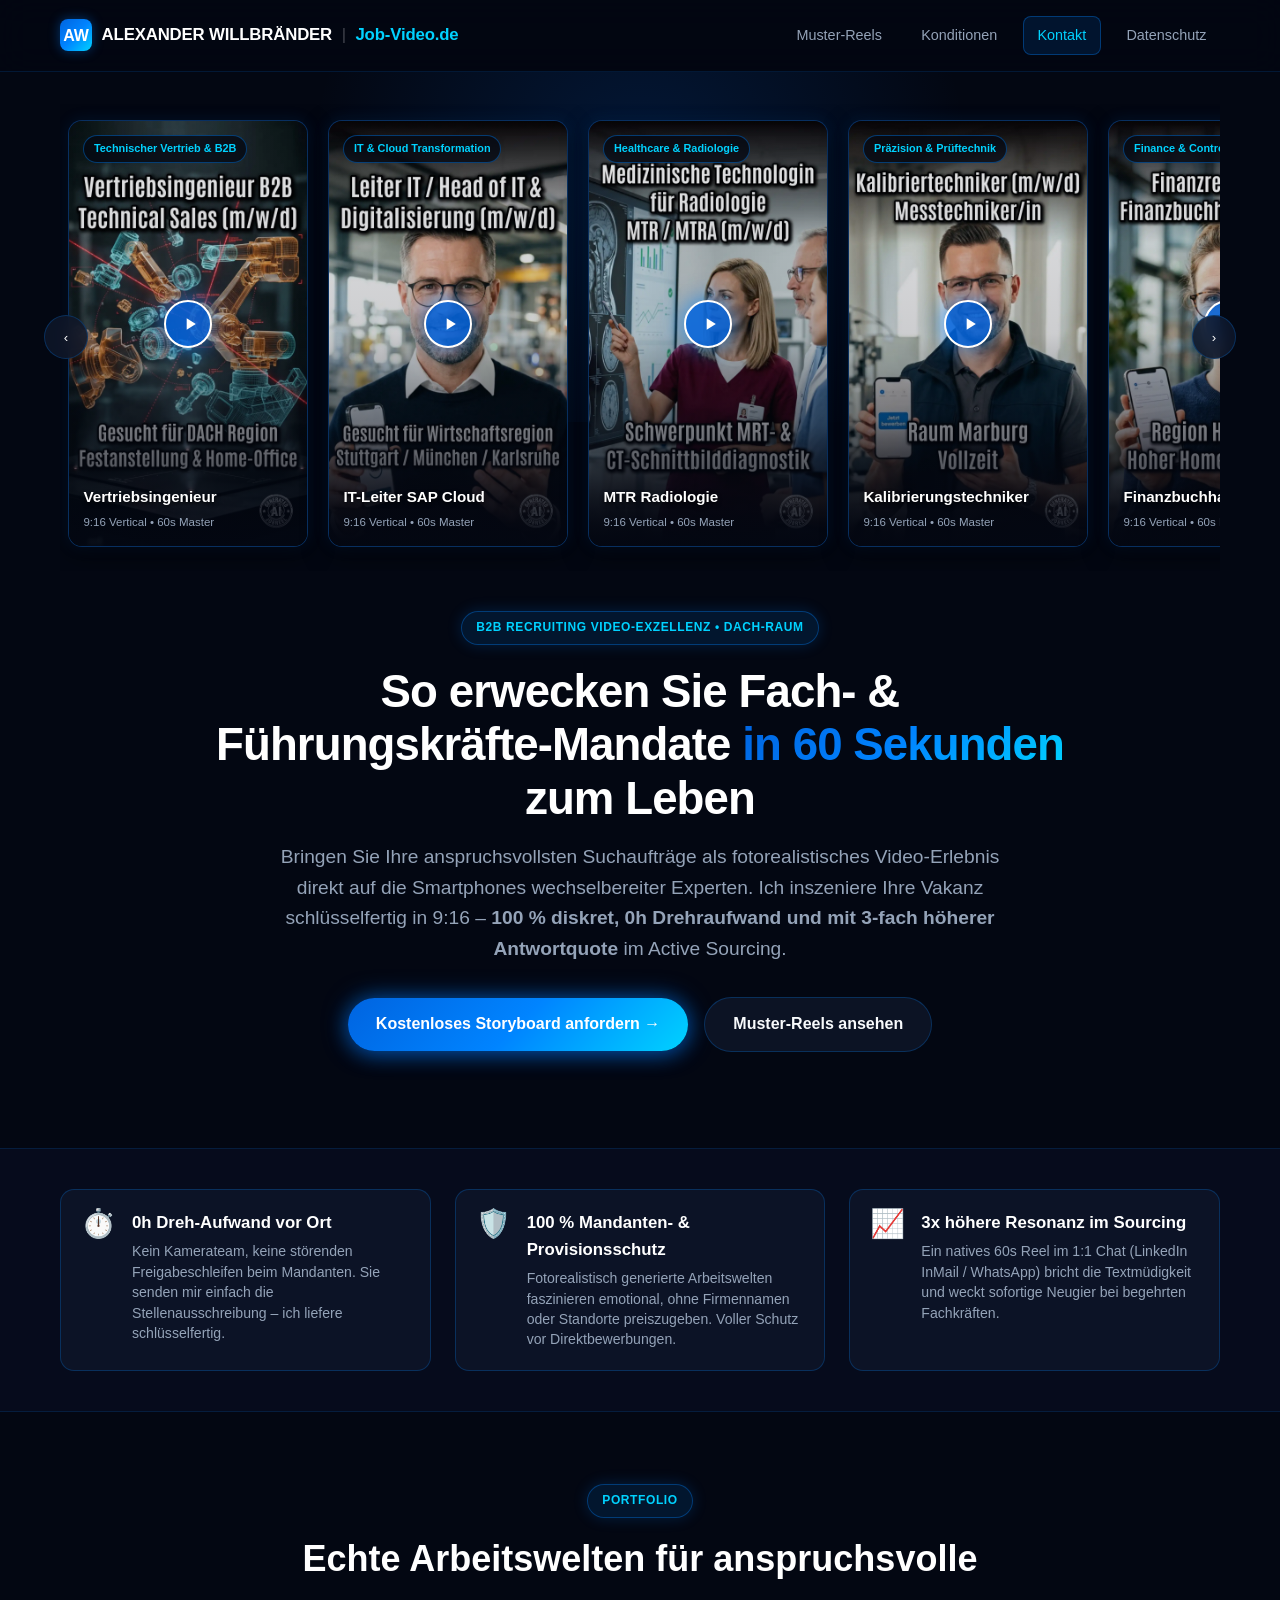
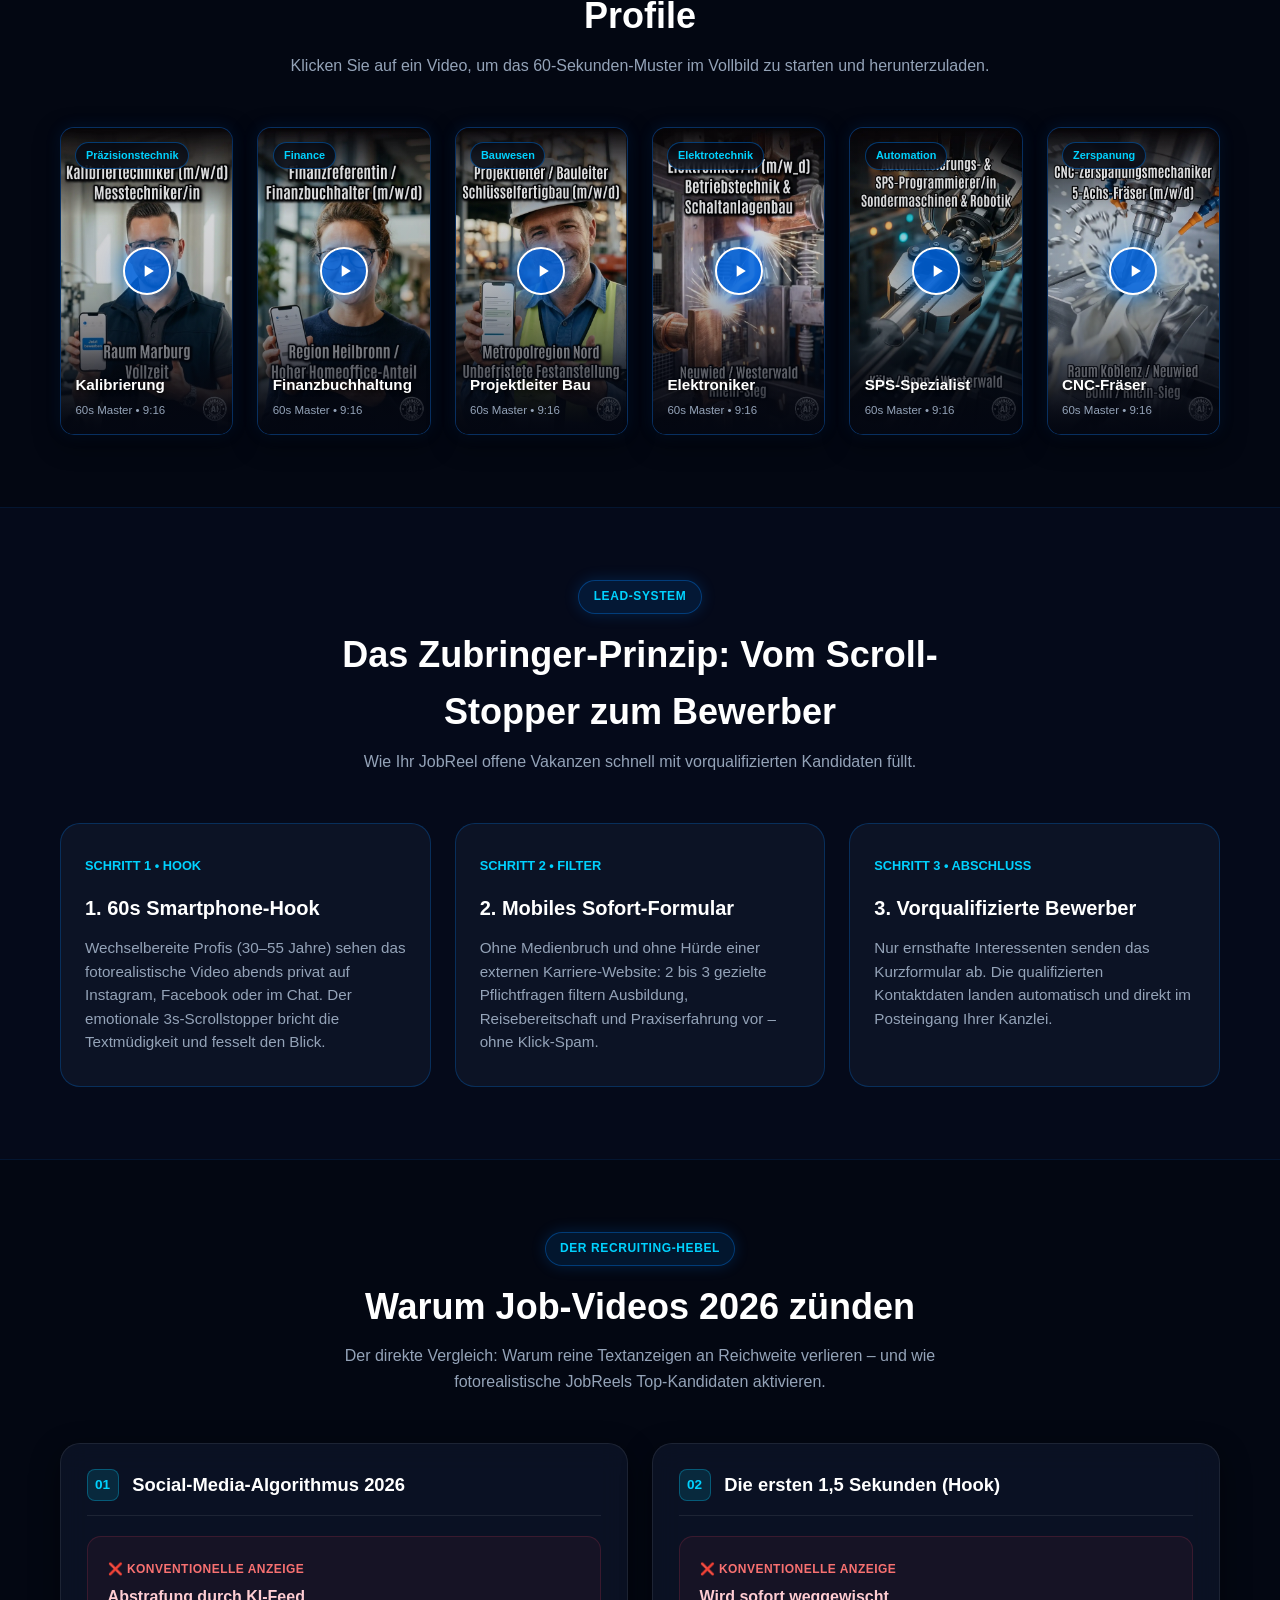
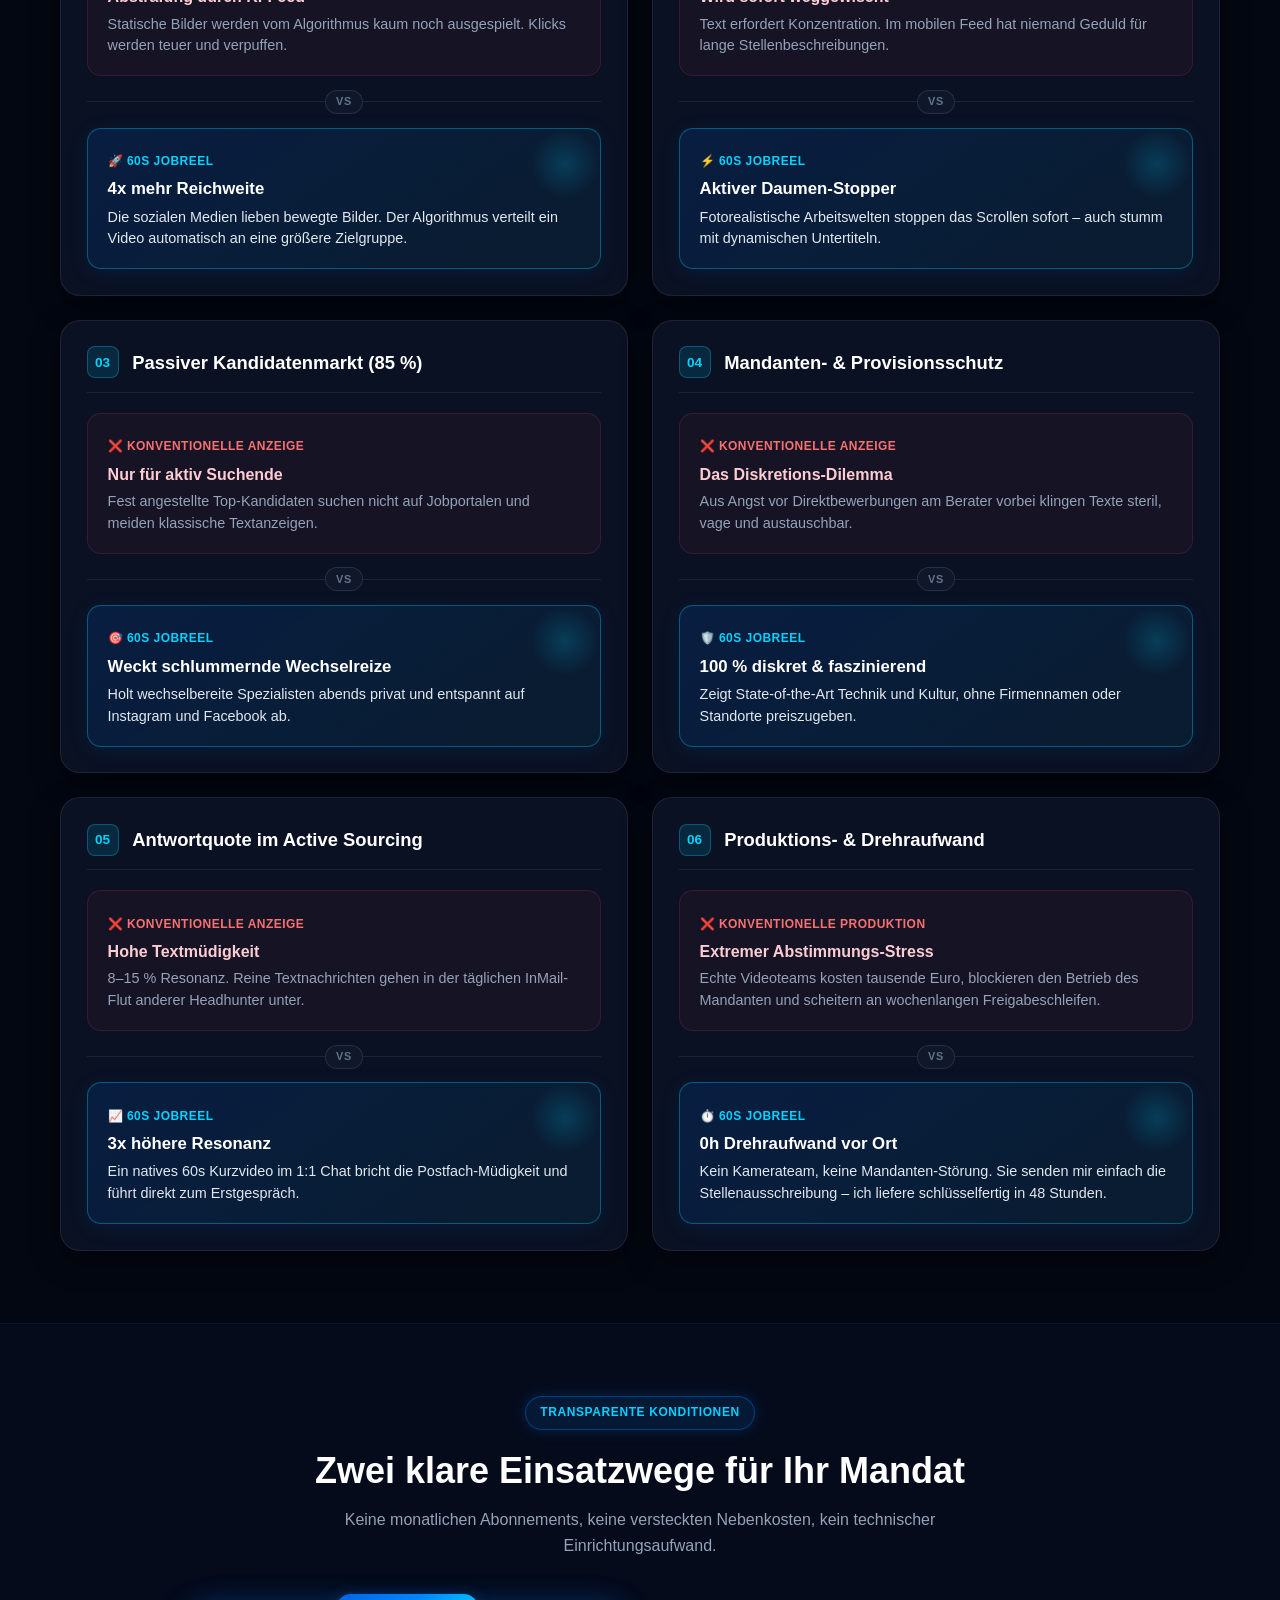
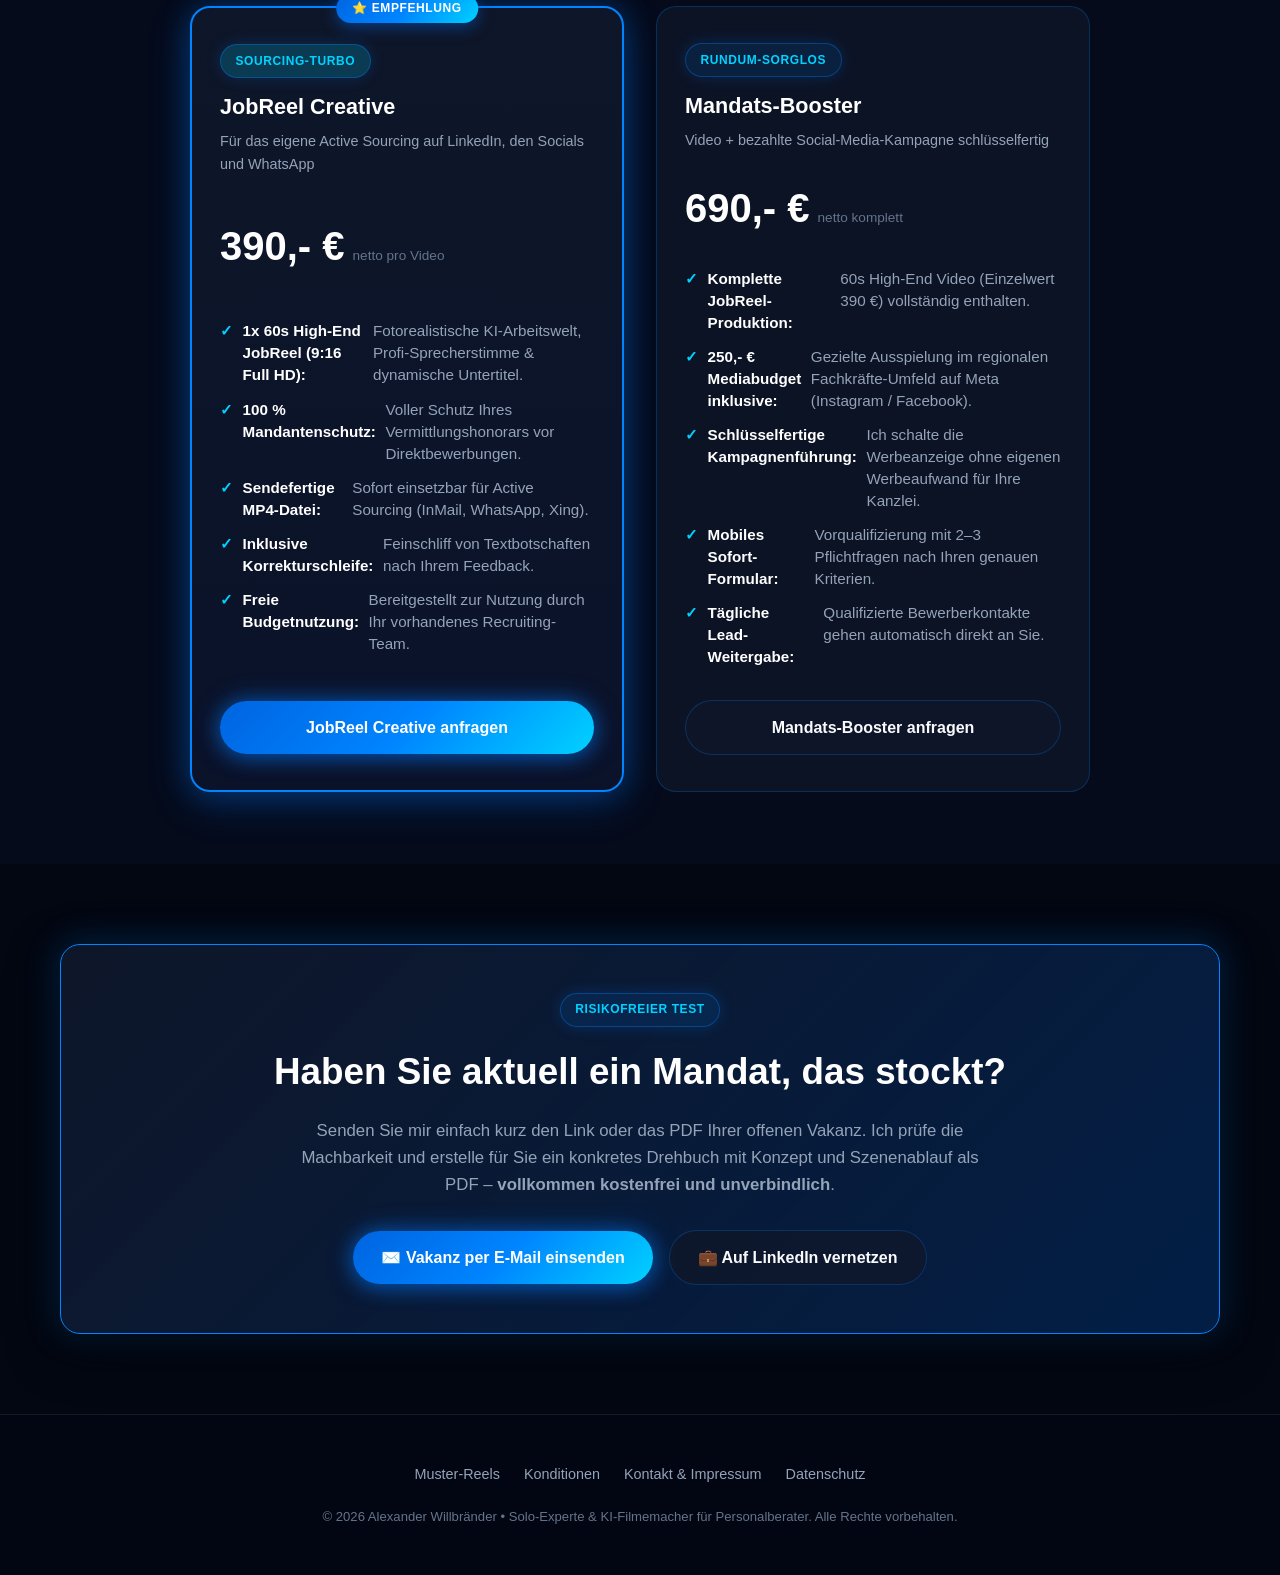
<file: index.html>
<!DOCTYPE html>
<html lang="de">
<head>
    <meta charset="UTF-8">
    <meta http-equiv="refresh" content="0; url=jobreels-1/">
    <title>JobReel — Fotorealistische 60s Video-Recruiting Assets</title>
    <script>
        // Sofortige Weiterleitung auf Version 1 (jobreels-1)
        window.location.replace("jobreels-1/");
    </script>
</head>
<body style="background-color: #030712; color: #94a3b8; font-family: sans-serif; display: flex; align-items: center; justify-content: center; height: 100vh; margin: 0;">
    <p>Weiterleitung zu <a href="jobreels-1/" style="color: #0084FF;">Job-Video.de</a>...</p>
</body>
</html>
</file>
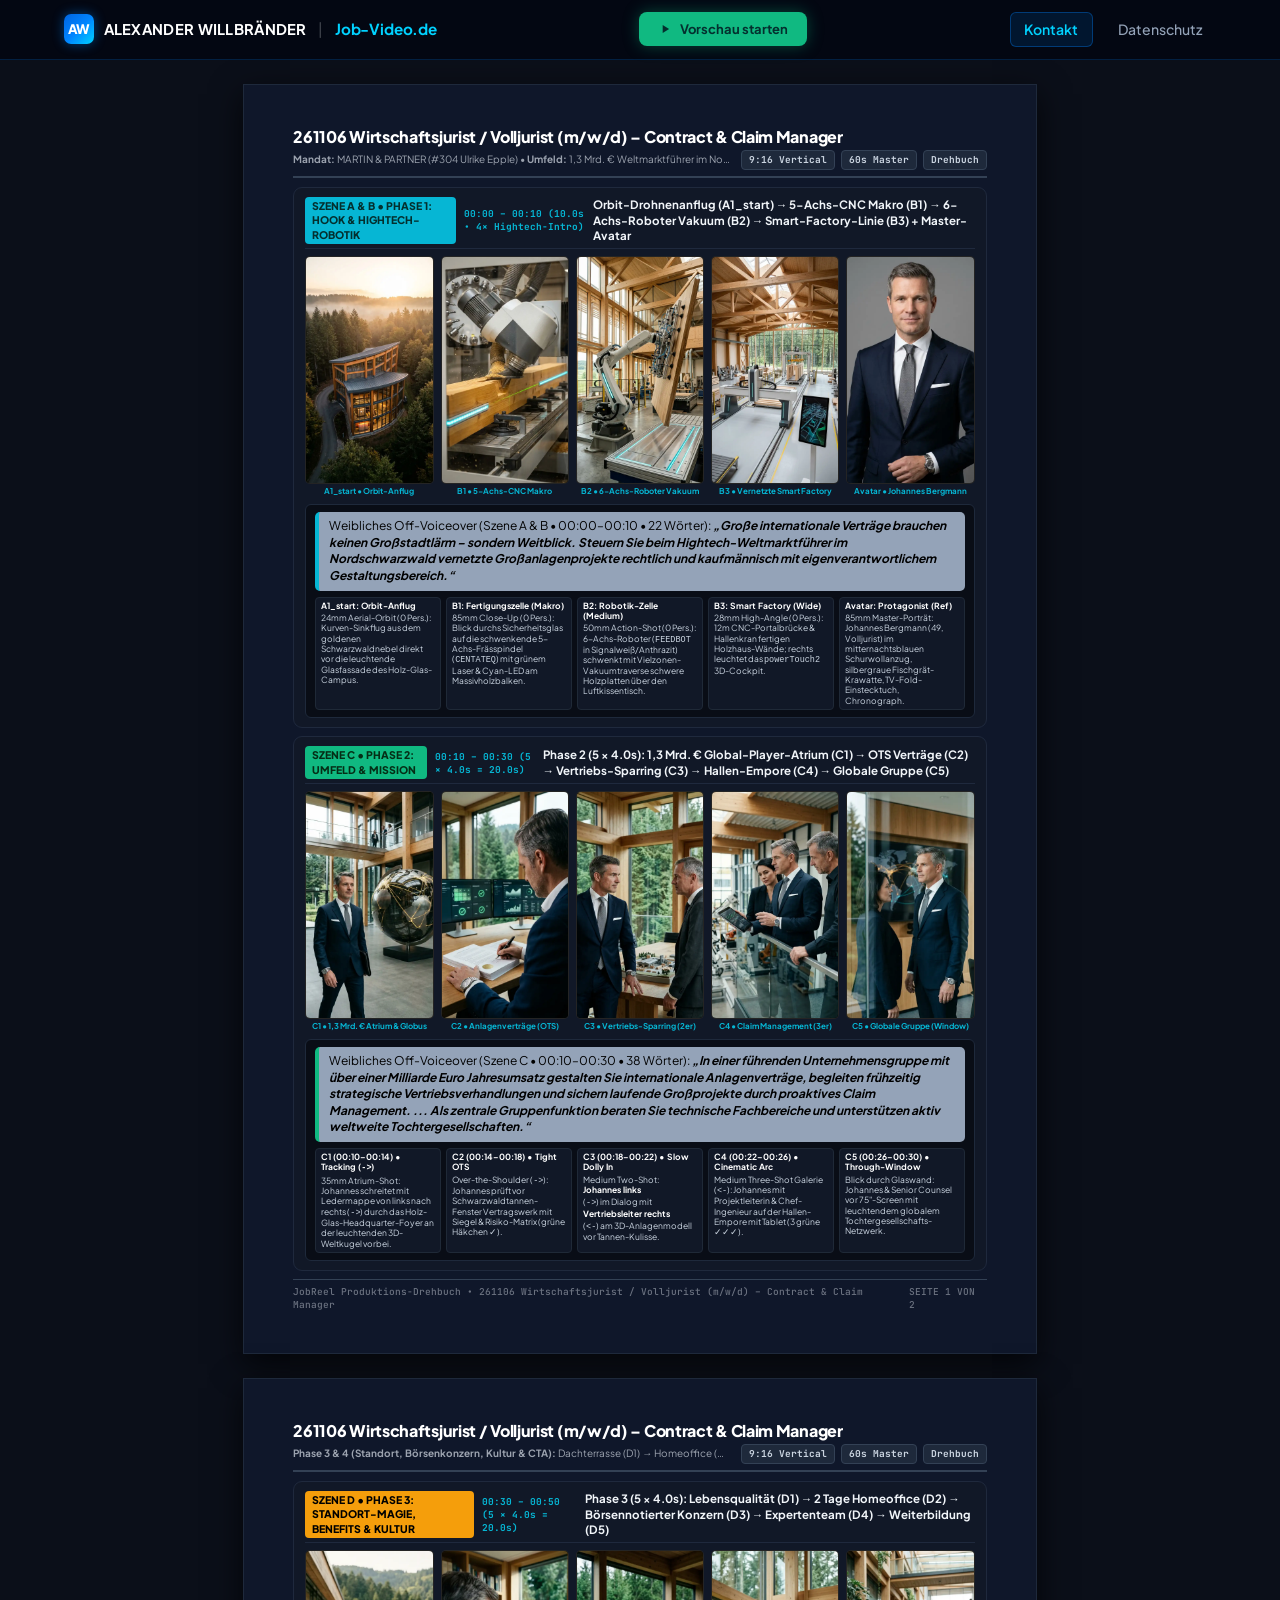
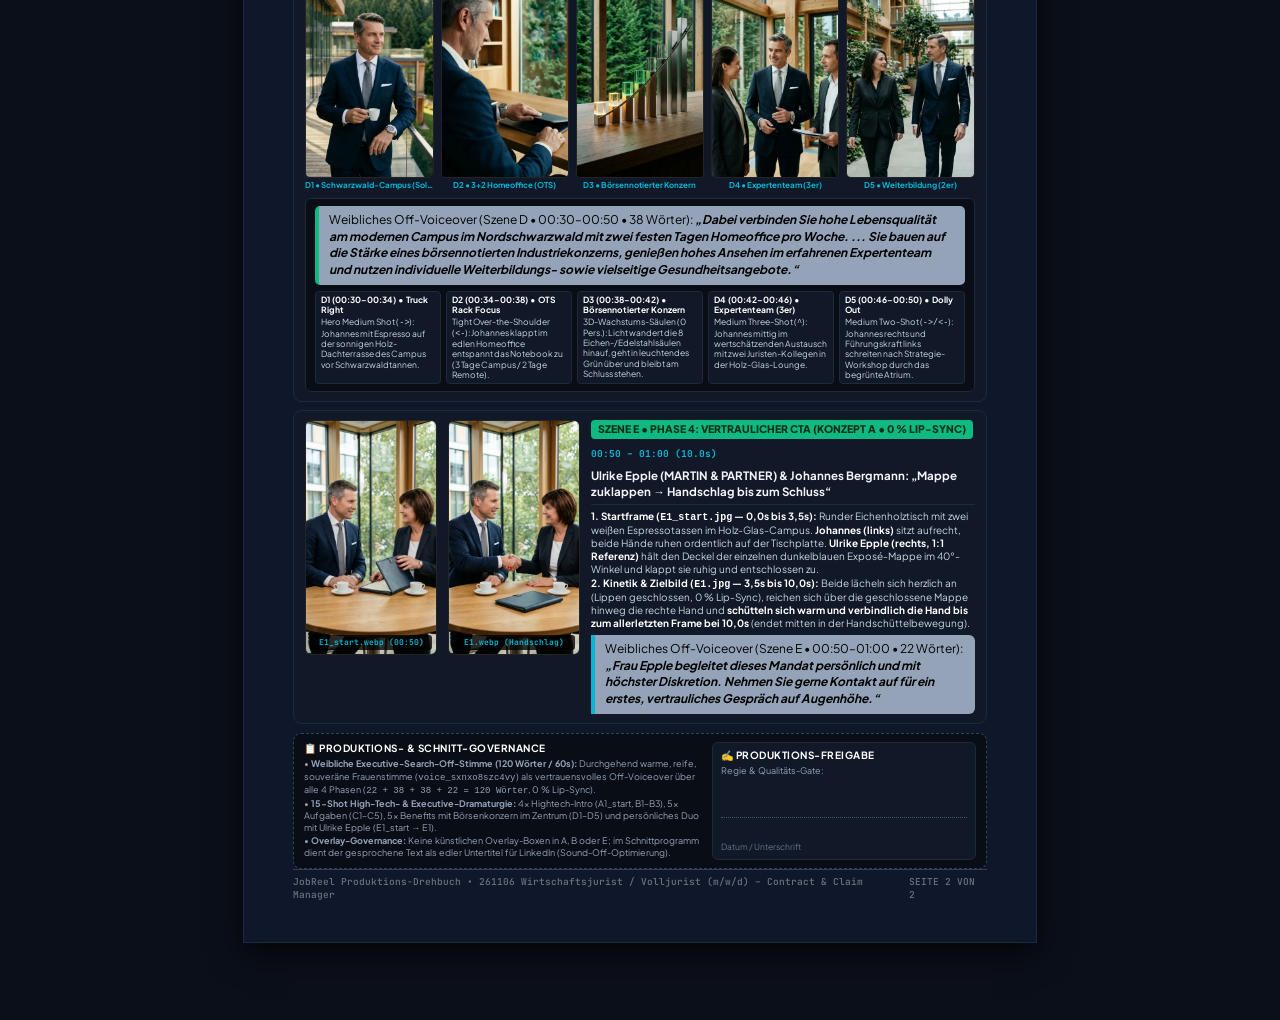
<file: 261106/index.html>
<!DOCTYPE html>
<html lang="de">
<head>
  <meta charset="UTF-8">
  <meta name="viewport" content="width=device-width, initial-scale=1.0">
  <meta name="robots" content="noindex, nofollow">
  <title>JobReel Produktions-Drehbuch — 261106 Wirtschaftsjurist / Volljurist (m/w/d) – Contract & Claim Manager</title>
  <!-- Lokale Schriften (100 % DSGVO-konform, kein Google-Server-Request) -->
  <link rel="stylesheet" href="fonts/local_fonts.css">
  <style>
    :root {
      --bg-color: #0b0f19;
      --card-bg: #111827;
      --card-border: #1f293d;
      --accent-cyan: #06b6d4;
      --accent-purple: #8b5cf6;
      --accent-green: #10b981;
      --accent-amber: #f59e0b;
      --accent-gold: #f59e0b;
      --text-main: #f3f4f6;
      --text-muted: #9ca3af;
      --text-dim: #6b7280;
    }

    * { box-sizing: border-box; margin: 0; padding: 0; }

    body {
      font-family: 'Plus Jakarta Sans', -apple-system, BlinkMacSystemFont, sans-serif;
      background-color: var(--bg-color);
      color: var(--text-main);
      line-height: 1.38;
      padding: 0 0 60px;
      -webkit-font-smoothing: antialiased;
    }

    /* --------------------------------------------------------------------------
       Site Header (Browser View • Auf PDF per Print-CSS ausgeblendet)
       -------------------------------------------------------------------------- */
    .site-header {
      position: sticky;
      top: 0;
      left: 0;
      right: 0;
      height: 60px;
      background: rgba(3, 7, 18, 0.90);
      backdrop-filter: blur(16px);
      -webkit-backdrop-filter: blur(16px);
      border-bottom: 1px solid rgba(0, 132, 255, 0.2);
      z-index: 1000;
      display: flex;
      align-items: center;
      margin-bottom: 24px;
    }

    .header-container {
      width: 100%;
      max-width: 1200px;
      margin: 0 auto;
      padding: 0 24px;
      display: flex;
      align-items: center;
      justify-content: space-between;
      gap: 16px;
    }

    .brand-logo {
      display: inline-flex;
      align-items: center;
      gap: 0.6rem;
      font-weight: 700;
      font-size: 0.95rem;
      color: #ffffff;
      text-decoration: none;
      letter-spacing: -0.01em;
      transition: opacity 0.2s ease;
      flex-shrink: 0;
    }

    .brand-logo:hover {
      opacity: 0.9;
    }

    .logo-icon {
      width: 30px;
      height: 30px;
      border-radius: 7px;
      background: linear-gradient(135deg, #0064E0 0%, #0084FF 50%, #00D2FF 100%);
      display: flex;
      align-items: center;
      justify-content: center;
      color: white;
      font-weight: 900;
      font-size: 0.82rem;
      box-shadow: 0 0 12px rgba(0, 132, 255, 0.45);
    }

    .brand-name {
      color: #ffffff;
      font-weight: 700;
      font-size: 0.92rem;
      letter-spacing: 0.02em;
    }

    .brand-divider {
      color: rgba(255, 255, 255, 0.25);
      font-weight: 300;
      margin: 0 2px;
    }

    .brand-domain {
      color: #00D2FF;
      font-weight: 700;
    }

    .header-center {
      display: flex;
      align-items: center;
      justify-content: center;
    }

    .btn-header-play {
      font-family: inherit;
      font-size: 13px;
      font-weight: 700;
      padding: 8px 18px;
      border-radius: 8px;
      border: 1px solid rgba(16, 185, 129, 0.4);
      cursor: pointer;
      display: inline-flex;
      align-items: center;
      gap: 8px;
      background: #10b981;
      color: #042f2e;
      box-shadow: 0 0 16px rgba(16, 185, 129, 0.35);
      transition: all 0.2s ease;
      white-space: nowrap;
    }

    .btn-header-play:hover {
      background: #34d399;
      transform: translateY(-1px);
      box-shadow: 0 0 24px rgba(16, 185, 129, 0.55);
      color: #02201e;
    }

    .btn-header-play svg {
      flex-shrink: 0;
    }

    .header-nav {
      display: flex;
      align-items: center;
      gap: 0.75rem;
      flex-shrink: 0;
    }

    .header-link {
      color: #94A3B8;
      font-size: 0.88rem;
      font-weight: 500;
      padding: 0.4rem 0.85rem;
      border-radius: 6px;
      text-decoration: none;
      transition: all 0.2s ease;
      white-space: nowrap;
    }

    .header-link:hover {
      color: #ffffff;
    }

    .header-link-btn {
      background: rgba(0, 132, 255, 0.12);
      border: 1px solid rgba(0, 132, 255, 0.35);
      color: #00D2FF;
      font-weight: 600;
    }

    .header-link-btn:hover {
      background: #0084FF;
      color: #ffffff;
      border-color: #0084FF;
    }

    @media (max-width: 768px) {
      .site-header { height: auto; padding: 10px 0; }
      .header-container { flex-wrap: wrap; justify-content: center; gap: 10px; }
      .brand-name { display: none; }
    }

    .a4-page {
      width: 210mm;
      min-height: 297mm;
      margin: 0 auto 24px;
      background: #0f172a;
      border: 1px solid #1e293b;
      box-shadow: 0 10px 30px rgba(0, 0, 0, 0.7);
      padding: 11mm 13mm;
      display: flex;
      flex-direction: column;
      justify-content: space-between;
      position: relative;
    }

    /* Kunden-Ansicht: Nur Seite 1 & 2 anzeigen (Seiten 3–5 ausblenden) */
    .a4-page:nth-of-type(n+3) {
      display: none !important;
    }

    .doc-header {
      display: flex;
      flex-direction: column;
      gap: 3px;
      border-bottom: 2px solid #334155;
      padding-bottom: 6px;
      margin-bottom: 9px;
    }

    .doc-header h1, .doc-title-group h1 {
      font-size: 16px;
      font-weight: 800;
      color: #fff;
      letter-spacing: -0.3px;
      line-height: 1.25;
      width: 100%;
      white-space: nowrap;
      overflow: hidden;
      text-overflow: ellipsis;
      margin: 0;
    }

    .job-badge {
      background: var(--accent-cyan);
      color: #042f2e;
      font-size: 11px;
      font-weight: 800;
      padding: 2px 7px;
      border-radius: 4px;
      letter-spacing: 0.3px;
    }

    .doc-sub-header {
      display: flex;
      justify-content: space-between;
      align-items: center;
      gap: 10px;
      width: 100%;
    }

    .doc-meta {
      font-size: 10px;
      color: var(--text-muted);
      line-height: 1.3;
      white-space: nowrap;
      overflow: hidden;
      text-overflow: ellipsis;
      flex: 1;
      min-width: 0;
    }

    .header-pills {
      display: flex;
      gap: 6px;
      flex-shrink: 0;
      white-space: nowrap;
    }

    .header-pill {
      font-size: 9.5px;
      font-family: 'JetBrains Mono', monospace;
      font-weight: 700;
      padding: 2.5px 7px;
      border-radius: 4px;
      background: #1e293b;
      color: #cbd5e1;
      border: 1px solid #334155;
      white-space: nowrap;
    }

    .page-footer {
      border-top: 1px solid #334155;
      padding-top: 5px;
      display: flex;
      justify-content: space-between;
      font-size: 9.5px;
      color: var(--text-dim);
      font-family: 'JetBrains Mono', monospace;
    }

    .section-hook-duo {
      display: grid;
      grid-template-columns: 132px 132px 1fr;
      gap: 11px;
      background: var(--card-bg);
      border: 1px solid var(--card-border);
      border-radius: 9px;
      padding: 9px 11px;
      margin-bottom: 9px;
    }

    .section-duo {
      display: grid;
      grid-template-columns: 132px 1fr;
      gap: 13px;
      background: var(--card-bg);
      border: 1px solid var(--card-border);
      border-radius: 9px;
      padding: 9px 11px;
      margin-bottom: 9px;
    }

    .shot-poster {
      width: 132px;
      aspect-ratio: 9 / 16;
      border-radius: 6px;
      overflow: hidden;
      border: 1px solid rgba(255,255,255,0.14);
      background: #000;
      position: relative;
    }
    .shot-poster img { width: 100%; height: 100%; object-fit: cover; display: block; }

    .poster-label {
      position: absolute;
      bottom: 4px;
      left: 4px;
      right: 4px;
      background: rgba(0,0,0,0.78);
      font-size: 8px;
      font-weight: 700;
      text-align: center;
      padding: 2px 3px;
      border-radius: 3px;
      color: var(--accent-cyan);
      font-family: 'JetBrains Mono', monospace;
    }

    .shot-content { display: flex; flex-direction: column; justify-content: space-between; gap: 5px; }
    .shot-header-line { display: flex; align-items: center; gap: 8px; border-bottom: 1px solid #1f293d; padding-bottom: 4px; flex-wrap: wrap; }
    .shot-tag { font-size: 10.5px; font-weight: 800; padding: 2px 7px; border-radius: 4px; background: var(--accent-purple); color: #fff; }
    .shot-time { font-family: 'JetBrains Mono', monospace; font-size: 9.5px; color: var(--accent-cyan); font-weight: 700; }
    .shot-title { font-size: 11.5px; font-weight: 700; color: #f1f5f9; }
    .text-block { font-size: 10px; color: #cbd5e1; line-height: 1.32; }
    .text-block strong { color: #fff; }

    /* Law 19: 9pt Pure Black on Slate-400 (#94a3b8) for all Spoken Narration */
    .narration-quote {
      background: #94a3b8;
      border-left: 4px solid var(--accent-cyan);
      padding: 6px 10px;
      border-radius: 0 6px 6px 0;
      font-size: 9pt !important;
      color: #000000 !important;
      font-style: normal;
      line-height: 1.38;
    }
    .narration-quote strong, .narration-quote em { color: #000000 !important; }

    .overlay-badge {
      display: inline-block;
      background: rgba(139, 92, 246, 0.2);
      border: 1px dashed rgba(139, 92, 246, 0.6);
      color: #c4b5fd;
      font-family: 'JetBrains Mono', monospace;
      font-size: 9px;
      font-weight: 700;
      padding: 2px 6px;
      border-radius: 4px;
      width: fit-content;
    }

    .section-strip {
      background: var(--card-bg);
      border: 1px solid var(--card-border);
      border-radius: 9px;
      padding: 9px 11px;
      margin-bottom: 8px;
      display: flex;
      flex-direction: column;
      gap: 7px;
    }

    .strip-header { display: flex; align-items: center; gap: 8px; border-bottom: 1px solid #1f293d; padding-bottom: 4px; }
    .strip-images-5 { display: grid; grid-template-columns: repeat(5, minmax(0, 1fr)); gap: 7px; }
    .strip-card { display: flex; flex-direction: column; gap: 2px; min-width: 0; }
    .strip-card-poster {
      width: 100%;
      aspect-ratio: 9 / 16;
      border-radius: 5px;
      overflow: hidden;
      border: 1px solid rgba(255,255,255,0.14);
      background: #000;
    }
    .strip-card-poster img { width: 100%; height: 100%; object-fit: cover; display: block; }
    .strip-card-label {
      font-size: 8px;
      font-weight: 700;
      color: var(--accent-cyan);
      text-align: center;
      white-space: nowrap;
      overflow: hidden;
      text-overflow: ellipsis;
    }

    .strip-fullwidth-text {
      background: #090d16;
      border: 1px solid #1e293b;
      border-radius: 6px;
      padding: 7px 9px;
      display: flex;
      flex-direction: column;
      gap: 5px;
    }

    .strip-narrate-line {
      font-size: 9pt !important;
      color: #000000 !important;
      font-style: normal;
      border-left: 4px solid var(--accent-green);
      padding: 6px 10px;
      background: #94a3b8;
      border-radius: 5px;
      line-height: 1.38;
    }
    .strip-narrate-line strong, .strip-narrate-line em { color: #000000 !important; }

    .strip-details-grid { display: grid; grid-template-columns: repeat(5, minmax(0, 1fr)); gap: 5px; margin-top: 1px; }
    .strip-detail-item {
      font-size: 8.5px;
      color: #cbd5e1;
      line-height: 1.22;
      background: #111827;
      padding: 3px 5px;
      border-radius: 4px;
      border: 1px solid #1f2937;
      min-width: 0;
    }
    .strip-detail-item strong { color: #fff; display: block; margin-bottom: 2px; font-size: 8.5px; }

    .notes-box {
      background: #090d16;
      border: 1px dashed #334155;
      border-radius: 8px;
      padding: 8px 10px;
      display: grid;
      grid-template-columns: 1.5fr 1fr;
      gap: 11px;
      font-size: 9px;
      color: #94a3b8;
    }
    .notes-box h4 { font-size: 10px; color: #fff; margin-bottom: 3px; text-transform: uppercase; letter-spacing: 0.5px; }

    .sign-box {
      border: 1px solid #1e293b;
      border-radius: 6px;
      padding: 6px 8px;
      display: flex;
      flex-direction: column;
      justify-content: space-between;
      background: #111827;
    }
    .sign-line { border-bottom: 1px dotted #475569; height: 16px; margin-top: 4px; }

    /* Technical Tables & VEO Prompt Cards (Pages 3-5) */
    .tech-table {
      width: 100%;
      border-collapse: collapse;
      margin-bottom: 8px;
      font-size: 9px;
    }
    .tech-table th {
      background: #1e293b;
      color: #f1f5f9;
      text-align: left;
      padding: 5px 7px;
      border: 1px solid #334155;
      font-weight: 700;
    }
    .tech-table td {
      padding: 4px 7px;
      border: 1px solid #1f293d;
      color: #cbd5e1;
      background: #111827;
    }
    .tech-table tr:nth-child(even) td { background: #0d131f; }

    .tech-card {
      background: var(--card-bg);
      border: 1px solid var(--card-border);
      border-radius: 8px;
      padding: 7px 10px;
      margin-bottom: 7px;
    }
    .tech-card h3 {
      font-size: 10.5px;
      font-weight: 700;
      color: #fff;
      border-bottom: 1px solid #1f293d;
      padding-bottom: 4px;
      margin-bottom: 5px;
      display: flex;
      justify-content: space-between;
      align-items: center;
      gap: 8px;
    }

    .ref-pill {
      font-family: 'JetBrains Mono', monospace;
      font-size: 8.5px;
      background: #1e293b;
      color: var(--accent-cyan);
      padding: 2px 6px;
      border-radius: 4px;
      border: 1px solid #334155;
    }

    .btn-copy {
      background: var(--accent-green);
      color: #052e16;
      border: none;
      font-family: inherit;
      font-size: 10px;
      font-weight: 800;
      padding: 3px 9px;
      border-radius: 4px;
      cursor: pointer;
      transition: all 0.15s ease;
    }
    .btn-copy:hover { filter: brightness(1.1); transform: translateY(-1px); }

    .code-box {
      background: #080c14;
      border: 1px solid #1e293b;
      border-radius: 5px;
      padding: 6px 8px;
      font-family: 'JetBrains Mono', Consolas, monospace;
      font-size: 7.8px;
      color: #cbd5e1;
      overflow-x: auto;
      white-space: pre-wrap;
      line-height: 1.3;
    }

    .speech-transcript-box {
      background: #94a3b8;
      border-left: 4px solid var(--accent-green);
      border-radius: 6px;
      padding: 8px 12px;
      font-size: 9pt !important;
      color: #000000 !important;
      line-height: 1.42;
    }
    .speech-transcript-box p { margin-bottom: 6px; color: #000000 !important; }
    .speech-transcript-box p:last-child { margin-bottom: 0; }
    .speech-transcript-box strong, .speech-transcript-box em { color: #000000 !important; }

    /* Modal Smartphone Simulator */
    .modal-backdrop {
      display: none;
      position: fixed;
      inset: 0;
      background: rgba(0, 0, 0, 0.88);
      backdrop-filter: blur(14px);
      z-index: 1000;
      justify-content: center;
      align-items: center;
    }
    .modal-backdrop.active { display: flex; }

    .phone-simulator {
      width: 360px;
      height: 640px;
      background: #000;
      border-radius: 36px;
      border: 6px solid #27272a;
      box-shadow: 0 0 50px rgba(0,0,0,0.9), 0 0 20px rgba(16, 185, 129, 0.4);
      position: relative;
      overflow: hidden;
      display: flex;
      flex-direction: column;
    }

    .phone-screen { position: relative; flex: 1; background: #000; }
    .phone-screen img {
      width: 100%; height: 100%; object-fit: cover; position: absolute; inset: 0; opacity: 0; transition: opacity 0.25s ease;
    }
    .phone-screen img.active { opacity: 1; }

    .phone-overlay {
      position: absolute;
      inset: 0;
      display: flex;
      flex-direction: column;
      justify-content: space-between;
      padding: 20px 16px;
      background: linear-gradient(180deg, rgba(0,0,0,0.6) 0%, transparent 20%, transparent 60%, rgba(0,0,0,0.85) 100%);
      pointer-events: none;
      z-index: 10;
    }

    .player-header { display: flex; justify-content: space-between; align-items: center; }
    .player-badge { background: var(--accent-green); color: #000; font-size: 10px; font-weight: 800; padding: 2px 6px; border-radius: 4px; }
    .player-time { font-family: 'JetBrains Mono', monospace; color: #fff; font-size: 12px; font-weight: 700; }
    .player-caption {
      color: #fff; font-size: 12px; font-weight: 700; text-align: center; background: rgba(0,0,0,0.75);
      backdrop-filter: blur(8px); padding: 8px 12px; border-radius: 8px; border: 1px solid rgba(255,255,255,0.15); line-height: 1.3;
    }
    .progress-bar-container { width: 100%; height: 4px; background: rgba(255,255,255,0.2); border-radius: 2px; margin-top: 8px; overflow: hidden; }
    .progress-bar-fill { width: 0%; height: 100%; background: var(--accent-green); transition: width 0.1s linear; }
    .btn-close-modal {
      position: absolute; top: 20px; right: 20px; background: #27272a; color: #fff; border: none; font-size: 22px;
      width: 40px; height: 40px; border-radius: 50%; cursor: pointer; display: flex; align-items: center; justify-content: center;
    }

    @media print {
      @page { size: A4 portrait; margin: 6mm 8mm; }
      body { background: #fff !important; color: #000 !important; padding: 0 !important; margin: 0 !important; }
      .site-header, .screen-controls, .no-print, .modal-backdrop { display: none !important; }
      .a4-page {
        width: 100% !important;
        min-height: 275mm !important;
        max-height: 282mm !important;
        margin: 0 !important;
        padding: 0 !important;
        background: #fff !important;
        color: #000 !important;
        border: none !important;
        box-shadow: none !important;
        page-break-after: always !important;
        break-after: page !important;
        overflow: hidden !important;
      }
      .a4-page:nth-of-type(n+3) { display: none !important; }
      .a4-page:nth-of-type(2) { page-break-after: auto !important; break-after: auto !important; }
      .a4-page:last-of-type { page-break-after: auto !important; break-after: auto !important; }
      .doc-header { border-bottom: 2px solid #000 !important; }
      .doc-header h1, .doc-title-group h1 { color: #000 !important; }
      .doc-meta { color: #475569 !important; }
      .job-badge { background: #000 !important; color: #fff !important; }
      .header-pill, .ref-pill { background: #f1f5f9 !important; color: #000 !important; border: 1px solid #cbd5e1 !important; }
      .section-hook-duo, .section-duo, .section-strip, .tech-card { background: #fff !important; border: 1px solid #cbd5e1 !important; color: #000 !important; }
      .shot-poster, .strip-card-poster { border: 1px solid #e2e8f0 !important; box-shadow: 0 3px 8px rgba(0,0,0,0.12) !important; }
      .shot-header-line, .strip-header, .tech-card h3 { border-bottom: 1px solid #e2e8f0 !important; }
      .shot-tag { background: #000 !important; color: #fff !important; }
      .shot-time { color: #0f766e !important; }
      .shot-title, .text-block strong, .strip-detail-item strong, .tech-card h3 { color: #000 !important; }
      .text-block, .strip-detail-item { color: #334155 !important; }
      .narration-quote, .strip-narrate-line, .speech-transcript-box {
        background: #f1f5f9 !important;
        color: #000000 !important;
        font-size: 9pt !important;
        border: 1px solid #cbd5e1 !important;
      }
      .strip-fullwidth-text, .notes-box { background: #f8fafc !important; border: 1px solid #cbd5e1 !important; color: #334155 !important; }
      .notes-box h4 { color: #000 !important; }
      .sign-box { background: #fff !important; border: 1px solid #cbd5e1 !important; }
      .page-footer { border-top: 1px solid #cbd5e1 !important; color: #64748b !important; }
      .tech-table th { background: #f1f5f9 !important; color: #000 !important; border: 1px solid #cbd5e1 !important; }
      .tech-table td { background: #fff !important; color: #000 !important; border: 1px solid #e2e8f0 !important; }
      .code-box { background: #f8fafc !important; color: #0f172a !important; border: 1px solid #cbd5e1 !important; }
    }
  </style>
</head>
<body>
  <!-- 
    =========================================================================
    VERBINDLICHE 5-SEITEN DREHBUCH-ARCHITEKTUR (LOOP LEARN 28.10.2026):
    =========================================================================
    Jedes storyboard-drehbuch.html MUSS zwingend 1:1 dieses Template (CSS + DOM-Aufbau) nutzen!
    NIEMALS eigene CSS-Grids (wie .scene-row-top nebeneinander) erfinden!

    SEITE 1 (.a4-page):
      - .doc-header (einzeiliges h1 + .doc-sub-header mit .doc-meta links und 3 .header-pill rechts: 9:16 Vertical | 60s Master | Drehbuch)
      - 1. .section-hook-duo (volle Breite! Links A1_start.jpg [132px], daneben A1.jpg [132px], rechts .shot-content)
      - 2. .section-hook-duo (volle Breite DARUNTER! Links Avatar.jpg [132px], daneben B1.jpg [132px], rechts .shot-content mit .narration-quote)
      - 3. .section-strip (volle Breite DARUNTER! Szene C 5er-Strip .strip-images-5 + .strip-fullwidth-text mit .strip-narrate-line & .strip-details-grid)
      - .page-footer (SEITE 1 VON 5)

    SEITE 2 (.a4-page):
      - .doc-header
      - 1. .section-strip (Szene D 5er-Strip .strip-images-5 + .strip-fullwidth-text mit .strip-narrate-line & .strip-details-grid)
      - 2. .section-duo (Szene E: Links E1.jpg [132px], rechts .shot-content mit .narration-quote)
      - 3. .notes-box (Produktions- & Schnitt-Governance links + .sign-box Produktions-Freigabe rechts)
      - .page-footer (SEITE 2 VON 5)

    SEITE 3 (.a4-page):
      - .doc-header
      - 1. .tech-card mit .tech-table (Kinetische 13-Shot Produktions-Matrix)
      - 2. .tech-card (Gemini 3.8 Flash TTS & VEO 3.1 Stimm-Synergie mit .code-box)
      - 3. .tech-card mit .speech-transcript-box (Vollständiges 4-Teiliges Sprechertext-Transkript in 9pt Schwarz auf #94a3b8)
      - .page-footer (SEITE 3 VON 5)

    SEITE 4 (.a4-page):
      - .doc-header
      - 6 × .tech-card untereinander (VEO 3.1 JSON Prompts Teil 1: A1, B1, E1, C1, C2, C3 mit .ref-pill, .btn-copy & <pre class="code-box">)
      - .page-footer (SEITE 4 VON 5)

    SEITE 5 (.a4-page):
      - .doc-header
      - 7 × .tech-card untereinander (VEO 3.1 JSON Prompts Teil 2: C4, C5, D1, D2, D3, D4, D5 mit .ref-pill, .btn-copy & <pre class="code-box">)
      - .page-footer (SEITE 5 VON 5)
  -->
  
  <!-- ========================================================================= -->
  <!-- SITE HEADER (Browser View • Auf PDF per Print-CSS ausgeblendet) -->
  <!-- ========================================================================= -->
  <header class="site-header no-print">
    <div class="header-container">
      <!-- 1. Logo & Startseiten-Link -->
      <a href="https://job-video.de" class="brand-logo" title="Zur Startseite von Job-Video.de">
        <span class="logo-icon">AW</span>
        <span class="brand-name">ALEXANDER WILLBRÄNDER</span>
        <span class="brand-divider">|</span>
        <span class="brand-domain">Job-Video.de</span>
      </a>

      <!-- 2. Farblich hervorgehobener Button: Vorschau starten -->
      <div class="header-center">
        <button class="btn-header-play" onclick="startPlayback()" title="60s Smartphone-Vorschau abspielen">
          <svg width="14" height="14" viewBox="0 0 24 24" fill="currentColor"><path d="M8 5v14l11-7z"/></svg>
          <span>Vorschau starten</span>
        </button>
      </div>

      <!-- 3. Links zu Kontakt & Datenschutz -->
      <nav class="header-nav">
        <a href="https://job-video.de/impressum.html" class="header-link header-link-btn" target="_blank" rel="noopener">Kontakt</a>
        <a href="https://job-video.de/datenschutz.html" class="header-link" target="_blank" rel="noopener">Datenschutz</a>
      </nav>
    </div>
  </header>

  <!-- ========================================================================= -->
  <!-- SEITE 1 VON 5: HOOK (SHOT A), SZENE B & 5ER-STRIP UMFELD & MISSION (C1-C5) -->
  <!-- ========================================================================= -->
  <div class="a4-page">
    <div>
      <div class="doc-header">
        <h1>261106 Wirtschaftsjurist / Volljurist (m/w/d) – Contract & Claim Manager</h1>
        <div class="doc-sub-header">
          <div class="doc-meta">
            <strong>Mandat:</strong> MARTIN &amp; PARTNER (#304 Ulrike Epple) • <strong>Umfeld:</strong> 1,3 Mrd. € Weltmarktführer im Nordschwarzwald • <strong>Dramaturgie:</strong> 4-Phasen-Spannungsbogen (0% Lip-Sync)
          </div>
          <div class="header-pills">
            <span class="header-pill">9:16 Vertical</span>
            <span class="header-pill">60s Master</span>
            <span class="header-pill">Drehbuch</span>
          </div>
        </div>
      </div>

      <!-- SZENE A & B: 5ER-STRIP PHASE 1 HOOK & HIGHTECH-ROBOTIK-ZENTRUM (A1_start, B1, B2, B3, Avatar) — VOLLE BREITE -->
      <div class="section-strip">
        <div class="strip-header">
          <span class="shot-tag" style="background: var(--accent-cyan); color:#042f2e;">SZENE A &amp; B • PHASE 1: HOOK &amp; HIGHTECH-ROBOTIK</span>
          <span class="shot-time">00:00 – 00:10 (10.0s • 4× Hightech-Intro)</span>
          <span class="shot-title">Orbit-Drohnenanflug (A1_start) → 5-Achs-CNC Makro (B1) → 6-Achs-Roboter Vakuum (B2) → Smart-Factory-Linie (B3) + Master-Avatar</span>
        </div>

        <div class="strip-images-5">
          <div class="strip-card">
            <div class="strip-card-poster"><img src="images/final/webp/A1_start.webp" data-shot="A1_start" alt="A1_start"></div>
            <div class="strip-card-label">A1_start • Orbit-Anflug</div>
          </div>
          <div class="strip-card">
            <div class="strip-card-poster"><img src="images/final/webp/B1.webp" data-shot="B1" alt="B1"></div>
            <div class="strip-card-label">B1 • 5-Achs-CNC Makro</div>
          </div>
          <div class="strip-card">
            <div class="strip-card-poster"><img src="images/final/webp/B2.webp" data-shot="B2" alt="B2"></div>
            <div class="strip-card-label">B2 • 6-Achs-Roboter Vakuum</div>
          </div>
          <div class="strip-card">
            <div class="strip-card-poster"><img src="images/final/webp/B3.webp" data-shot="B3" alt="B3"></div>
            <div class="strip-card-label">B3 • Vernetzte Smart Factory</div>
          </div>
          <div class="strip-card">
            <div class="strip-card-poster"><img src="images/final/webp/Avatar.webp" data-shot="Avatar" alt="Avatar"></div>
            <div class="strip-card-label">Avatar • Johannes Bergmann</div>
          </div>
        </div>

        <div class="strip-fullwidth-text">
          <div class="strip-narrate-line" style="border-left-color: var(--accent-cyan);">
            Weibliches Off-Voiceover (Szene A &amp; B • 00:00–00:10 • 22 Wörter): <strong><em>„Große internationale Verträge brauchen keinen Großstadtlärm – sondern Weitblick. Steuern Sie beim Hightech-Weltmarktführer im Nordschwarzwald vernetzte Großanlagenprojekte rechtlich und kaufmännisch mit eigenverantwortlichem Gestaltungsbereich.“</em></strong>
          </div>
          <div class="strip-details-grid">
            <div class="strip-detail-item">
              <strong>A1_start: Orbit-Anflug</strong>
              24mm Aerial-Orbit (0 Pers.): Kurven-Sinkflug aus dem goldenen Schwarzwaldnebel direkt vor die leuchtende Glasfassade des Holz-Glas-Campus.
            </div>
            <div class="strip-detail-item">
              <strong>B1: Fertigungszelle (Makro)</strong>
              85mm Close-Up (0 Pers.): Blick durchs Sicherheitsglas auf die schwenkende 5-Achs-Frässpindel (<code>CENTATEQ</code>) mit grünem Laser &amp; Cyan-LED am Massivholzbalken.
            </div>
            <div class="strip-detail-item">
              <strong>B2: Robotik-Zelle (Medium)</strong>
              50mm Action-Shot (0 Pers.): 6-Achs-Roboter (<code>FEEDBOT</code> in Signalweiß/Anthrazit) schwenkt mit Vielzonen-Vakuumtraverse schwere Holzplatten über den Luftkissentisch.
            </div>
            <div class="strip-detail-item">
              <strong>B3: Smart Factory (Wide)</strong>
              28mm High-Angle (0 Pers.): 12m CNC-Portalbrücke &amp; Hallenkran fertigen Holzhaus-Wände; rechts leuchtet das <code>powerTouch2</code> 3D-Cockpit.
            </div>
            <div class="strip-detail-item">
              <strong>Avatar: Protagonist (Ref)</strong>
              85mm Master-Porträt: Johannes Bergmann (49, Volljurist) im mitternachtsblauen Schurwollanzug, silbergraue Fischgrät-Krawatte, TV-Fold-Einstecktuch, Chronograph.
            </div>
          </div>
        </div>
      </div>

      <!-- SZENE C: 5ER-STRIP PHASE 2 UMFELD & MISSION (C1-C5) — VOLLE BREITE DARUNTER -->
      <div class="section-strip">
        <div class="strip-header">
          <span class="shot-tag" style="background: var(--accent-green); color:#052e16;">SZENE C • PHASE 2: UMFELD &amp; MISSION</span>
          <span class="shot-time">00:10 – 00:30 (5 × 4.0s = 20.0s)</span>
          <span class="shot-title">Phase 2 (5 × 4.0s): 1,3 Mrd. € Global-Player-Atrium (C1) → OTS Verträge (C2) → Vertriebs-Sparring (C3) → Hallen-Empore (C4) → Globale Gruppe (C5)</span>
        </div>

        <div class="strip-images-5">
          <div class="strip-card">
            <div class="strip-card-poster"><img src="images/final/webp/C1.webp" data-shot="C1" alt="C1"></div>
            <div class="strip-card-label">C1 • 1,3 Mrd. € Atrium &amp; Globus</div>
          </div>
          <div class="strip-card">
            <div class="strip-card-poster"><img src="images/final/webp/C2.webp" data-shot="C2" alt="C2"></div>
            <div class="strip-card-label">C2 • Anlagenverträge (OTS)</div>
          </div>
          <div class="strip-card">
            <div class="strip-card-poster"><img src="images/final/webp/C3.webp" data-shot="C3" alt="C3"></div>
            <div class="strip-card-label">C3 • Vertriebs-Sparring (2er)</div>
          </div>
          <div class="strip-card">
            <div class="strip-card-poster"><img src="images/final/webp/C4.webp" data-shot="C4" alt="C4"></div>
            <div class="strip-card-label">C4 • Claim Management (3er)</div>
          </div>
          <div class="strip-card">
            <div class="strip-card-poster"><img src="images/final/webp/C5.webp" data-shot="C5" alt="C5"></div>
            <div class="strip-card-label">C5 • Globale Gruppe (Window)</div>
          </div>
        </div>

        <div class="strip-fullwidth-text">
          <div class="strip-narrate-line">
            Weibliches Off-Voiceover (Szene C • 00:10–00:30 • 38 Wörter): <strong><em>„In einer führenden Unternehmensgruppe mit über einer Milliarde Euro Jahresumsatz gestalten Sie internationale Anlagenverträge, begleiten frühzeitig strategische Vertriebsverhandlungen und sichern laufende Großprojekte durch proaktives Claim Management. ... Als zentrale Gruppenfunktion beraten Sie technische Fachbereiche und unterstützen aktiv weltweite Tochtergesellschaften.“</em></strong>
          </div>
          <div class="strip-details-grid">
            <div class="strip-detail-item">
              <strong>C1 (00:10–00:14) • Tracking (<code>-&gt;</code>)</strong>
              35mm Atrium-Shot: Johannes schreitet mit Ledermappe von links nach rechts (<code>-&gt;</code>) durch das Holz-Glas-Headquarter-Foyer an der leuchtenden 3D-Weltkugel vorbei.
            </div>
            <div class="strip-detail-item">
              <strong>C2 (00:14–00:18) • Tight OTS</strong>
              Over-the-Shoulder (<code>-&gt;</code>): Johannes prüft vor Schwarzwaldtannen-Fenster Vertragswerk mit Siegel &amp; Risiko-Matrix (grüne Häkchen <code>✓</code>).
            </div>
            <div class="strip-detail-item">
              <strong>C3 (00:18–00:22) • Slow Dolly In</strong>
              Medium Two-Shot: <strong>Johannes links</strong> (<code>-&gt;</code>) im Dialog mit <strong>Vertriebsleiter rechts</strong> (<code>&lt;-</code>) am 3D-Anlagenmodell vor Tannen-Kulisse.
            </div>
            <div class="strip-detail-item">
              <strong>C4 (00:22–00:26) • Cinematic Arc</strong>
              Medium Three-Shot Galerie (<code>&lt;-</code>): Johannes mit Projektleiterin &amp; Chef-Ingenieur auf der Hallen-Empore mit Tablet (3 grüne <code>✓✓✓</code>).
            </div>
            <div class="strip-detail-item">
              <strong>C5 (00:26–00:30) • Through-Window</strong>
              Blick durch Glaswand: Johannes &amp; Senior Counsel vor 75"-Screen mit leuchtendem globalem Tochtergesellschafts-Netzwerk.
            </div>
          </div>
        </div>
      </div>
    </div>

    <div class="page-footer">
      <span>JobReel Produktions-Drehbuch • 261106 Wirtschaftsjurist / Volljurist (m/w/d) – Contract & Claim Manager</span>
      <span>SEITE 1 VON 2</span>
    </div>
  </div>

  <!-- ========================================================================= -->
  <!-- SEITE 2 VON 5: PHASE 3 BENEFITS (D1-D5), PHASE 4 CTA (E1) & FREIGABE       -->
  <!-- ========================================================================= -->
  <div class="a4-page">
    <div>
      <div class="doc-header">
        <h1>261106 Wirtschaftsjurist / Volljurist (m/w/d) – Contract & Claim Manager</h1>
        <div class="doc-sub-header">
          <div class="doc-meta">
            <strong>Phase 3 &amp; 4 (Standort, Börsenkonzern, Kultur &amp; CTA):</strong> Dachterrasse (D1) → Homeoffice (D2) → Börsennotierter Konzern (D3) → Expertenteam (D4) → Weiterbildung (D5) + Duo E1
          </div>
          <div class="header-pills">
            <span class="header-pill">9:16 Vertical</span>
            <span class="header-pill">60s Master</span>
            <span class="header-pill">Drehbuch</span>
          </div>
        </div>
      </div>

      <!-- SZENE D: 5ER-STRIP PHASE 3 BENEFITS & KULTUR (D1-D5) -->
      <div class="section-strip">
        <div class="strip-header">
          <span class="shot-tag" style="background: var(--accent-amber); color:#000;">SZENE D • PHASE 3: STANDORT-MAGIE, BENEFITS &amp; KULTUR</span>
          <span class="shot-time">00:30 – 00:50 (5 × 4.0s = 20.0s)</span>
          <span class="shot-title">Phase 3 (5 × 4.0s): Lebensqualität (D1) → 2 Tage Homeoffice (D2) → Börsennotierter Konzern (D3) → Expertenteam (D4) → Weiterbildung (D5)</span>
        </div>

        <div class="strip-images-5">
          <div class="strip-card">
            <div class="strip-card-poster"><img src="images/final/webp/D1.webp" data-shot="D1" alt="D1"></div>
            <div class="strip-card-label">D1 • Schwarzwald-Campus (Solo)</div>
          </div>
          <div class="strip-card">
            <div class="strip-card-poster"><img src="images/final/webp/D2.webp" data-shot="D2" alt="D2"></div>
            <div class="strip-card-label">D2 • 3+2 Homeoffice (OTS)</div>
          </div>
          <div class="strip-card">
            <div class="strip-card-poster"><img src="images/final/webp/D3.webp" data-shot="D3" alt="D3"></div>
            <div class="strip-card-label">D3 • Börsennotierter Konzern</div>
          </div>
          <div class="strip-card">
            <div class="strip-card-poster"><img src="images/final/webp/D4.webp" data-shot="D4" alt="D4"></div>
            <div class="strip-card-label">D4 • Expertenteam (3er)</div>
          </div>
          <div class="strip-card">
            <div class="strip-card-poster"><img src="images/final/webp/D5.webp" data-shot="D5" alt="D5"></div>
            <div class="strip-card-label">D5 • Weiterbildung (2er)</div>
          </div>
        </div>

        <div class="strip-fullwidth-text">
          <div class="strip-narrate-line">
            Weibliches Off-Voiceover (Szene D • 00:30–00:50 • 38 Wörter): <strong><em>„Dabei verbinden Sie hohe Lebensqualität am modernen Campus im Nordschwarzwald mit zwei festen Tagen Homeoffice pro Woche. ... Sie bauen auf die Stärke eines börsennotierten Industriekonzerns, genießen hohes Ansehen im erfahrenen Expertenteam und nutzen individuelle Weiterbildungs- sowie vielseitige Gesundheitsangebote.“</em></strong>
          </div>
          <div class="strip-details-grid">
            <div class="strip-detail-item">
              <strong>D1 (00:30–00:34) • Truck Right</strong>
              Hero Medium Shot (<code>-&gt;</code>): Johannes mit Espresso auf der sonnigen Holz-Dachterrasse des Campus vor Schwarzwaldtannen.
            </div>
            <div class="strip-detail-item">
              <strong>D2 (00:34–00:38) • OTS Rack Focus</strong>
              Tight Over-the-Shoulder (<code>&lt;-</code>): Johannes klappt im edlen Homeoffice entspannt das Notebook zu (3 Tage Campus / 2 Tage Remote).
            </div>
            <div class="strip-detail-item">
              <strong>D3 (00:38–00:42) • Börsennotierter Konzern</strong>
              3D-Wachstums-Säulen (0 Pers.): Licht wandert die 8 Eichen-/Edelstahlsäulen hinauf, geht in leuchtendes Grün über und bleibt am Schluss stehen.
            </div>
            <div class="strip-detail-item">
              <strong>D4 (00:42–00:46) • Expertenteam (3er)</strong>
              Medium Three-Shot (<code>^</code>): Johannes mittig im wertschätzenden Austausch mit zwei Juristen-Kollegen in der Holz-Glas-Lounge.
            </div>
            <div class="strip-detail-item">
              <strong>D5 (00:46–00:50) • Dolly Out</strong>
              Medium Two-Shot (<code>-&gt;/&lt;-</code>): Johannes rechts und Führungskraft links schreiten nach Strategie-Workshop durch das begrünte Atrium.
            </div>
          </div>
        </div>
      </div>

      <!-- SZENE E: PHASE 4 VERTRAULICHER CALL-TO-ACTION DUO (E1_start.webp + E1.webp) -->
      <div class="section-hook-duo">
        <div class="shot-poster">
          <img src="images/final/webp/E1_start.webp" data-shot="E1_start" alt="Szene E1 Startframe Mappe zuklappen">
          <div class="poster-label">E1_start.webp (00:50)</div>
        </div>
        <div class="shot-poster">
          <img src="images/final/webp/E1.webp" data-shot="E1" alt="Szene E1 Handschlag bis Schluss">
          <div class="poster-label">E1.webp (Handschlag)</div>
        </div>
        <div class="shot-content">
          <div class="shot-header-line">
            <span class="shot-tag" style="background: var(--accent-green); color:#052e16;">SZENE E • PHASE 4: VERTRAULICHER CTA (KONZEPT A • 0 % LIP-SYNC)</span>
            <span class="shot-time">00:50 – 01:00 (10.0s)</span>
            <span class="shot-title">Ulrike Epple (MARTIN &amp; PARTNER) &amp; Johannes Bergmann: „Mappe zuklappen → Handschlag bis zum Schluss“</span>
          </div>
          <div class="text-block">
            <strong>1. Startframe (<code>E1_start.jpg</code> — 0,0s bis 3,5s):</strong> Runder Eichenholztisch mit zwei weißen Espressotassen im Holz-Glas-Campus. <strong>Johannes (links)</strong> sitzt aufrecht, beide Hände ruhen ordentlich auf der Tischplatte. <strong>Ulrike Epple (rechts, 1:1 Referenz)</strong> hält den Deckel der einzelnen dunkelblauen Exposé-Mappe im 40°-Winkel und klappt sie ruhig und entschlossen zu.<br>
            <strong>2. Kinetik &amp; Zielbild (<code>E1.jpg</code> — 3,5s bis 10,0s):</strong> Beide lächeln sich herzlich an (Lippen geschlossen, 0 % Lip-Sync), reichen sich über die geschlossene Mappe hinweg die rechte Hand und <strong>schütteln sich warm und verbindlich die Hand bis zum allerletzten Frame bei 10,0s</strong> (endet mitten in der Handschüttelbewegung).
          </div>
          <div class="narration-quote">
            Weibliches Off-Voiceover (Szene E • 00:50–01:00 • 22 Wörter): <strong><em>„Frau Epple begleitet dieses Mandat persönlich und mit höchster Diskretion. Nehmen Sie gerne Kontakt auf für ein erstes, vertrauliches Gespräch auf Augenhöhe.“</em></strong>
          </div>
        </div>
      </div>

      <!-- REGIE-NOTIZEN & PRODUKTIONS-FREIGABE -->
      <div class="notes-box">
        <div>
          <h4>📋 Produktions- &amp; Schnitt-Governance</h4>
          <p>• <strong>Weibliche Executive-Search-Off-Stimme (120 Wörter / 60s):</strong> Durchgehend warme, reife, souveräne Frauenstimme (<code>voice_sxnxo8szc4vy</code>) als vertrauensvolles Off-Voiceover über alle 4 Phasen (<code>22 + 38 + 38 + 22 = 120 Wörter</code>, 0 % Lip-Sync).</p>
          <p>• <strong>15-Shot High-Tech- &amp; Executive-Dramaturgie:</strong> 4× Hightech-Intro (A1_start, B1–B3), 5× Aufgaben (C1–C5), 5× Benefits mit Börsenkonzern im Zentrum (D1–D5) und persönliches Duo mit Ulrike Epple (E1_start → E1).</p>
          <p>• <strong>Overlay-Governance:</strong> Keine künstlichen Overlay-Boxen in A, B oder E; im Schnittprogramm dient der gesprochene Text als edler Untertitel für LinkedIn (Sound-Off-Optimierung).</p>
        </div>
        <div class="sign-box">
          <div>
            <h4>✍️ Produktions-Freigabe</h4>
            <span style="font-size:9px; color:#94a3b8;">Regie &amp; Qualitäts-Gate:</span>
          </div>
          <div class="sign-line"></div>
          <span style="font-size:8.5px; color:#64748b; margin-top:2px;">Datum / Unterschrift</span>
        </div>
      </div>
    </div>

    <div class="page-footer">
      <span>JobReel Produktions-Drehbuch • 261106 Wirtschaftsjurist / Volljurist (m/w/d) – Contract & Claim Manager</span>
      <span>SEITE 2 VON 2</span>
    </div>
  </div>

  <!-- ========================================================================= -->
  <!-- SEITE 3 VON 5: SHOT-MATRIX, VOICE-SPEC & 4-TEILIGES SPRECHERTEXT-TRANSKRIPT-->
  <!-- ========================================================================= -->
  <div class="a4-page">
    <div>
      <div class="doc-header">
        <h1>261106 Technischer Drehbuch-Anhang: Shot-Matrix &amp; Audio-Transkript</h1>
        <div class="doc-sub-header">
          <div class="doc-meta">
            <strong>Audio-Engine:</strong> Gemini 3.8 Flash TTS (<code>gemini-3.8-flash-tts</code>) • <strong>Voice-ID:</strong> <code>voice_sxnxo8szc4vy</code> (Weibliche Executive-Off-Stimme) • <strong>Wortbudget:</strong> Exakt 120 Wörter (60,0s)
          </div>
          <div class="header-pills">
            <span class="header-pill">9:16 Vertical</span>
            <span class="header-pill">60s Master</span>
            <span class="header-pill">Drehbuch</span>
          </div>
        </div>
      </div>

      <!-- KINETISCHE 15-SHOT MATRIX -->
      <div class="tech-card">
        <h3><span>📊 1. Kinetische 15-Shot Produktions-Matrix (60,0s Master-Schnitt • 4-Phasen-Spannungsbogen • 0 % Lip-Sync)</span></h3>
        <table class="tech-table">
          <thead>
            <tr>
              <th>#</th>
              <th>Shot</th>
              <th>Zeitcode</th>
              <th>Schnitt / VEO</th>
              <th>Einstellung, Perspektive &amp; Besetzung</th>
              <th>Kamerabewegung &amp; Kinetik</th>
              <th>Single-Reference Startframe</th>
            </tr>
          </thead>
          <tbody>
            <tr><td><strong>1</strong></td><td><strong>A1_start</strong></td><td>00:00–00:02.5</td><td>2.5s (VEO 4s)</td><td>24mm Aerial-Orbit (0 Pers.: Schwarzwald-Nebel &rarr; Holz-Glas-Campus)</td><td>Curved Aerial Orbit &amp; Gentle Descent</td><td><code>images/final/A1_start.jpg</code></td></tr>
            <tr><td><strong>2</strong></td><td><strong>B1</strong></td><td>00:02.5–00:05.0</td><td>2.5s (VEO 4s)</td><td>85mm Close-Up durch Sicherheitsglas (0 Pers.: 5-Achs-Spindel &amp; Laser)</td><td>Dynamic Gimbal Tracking an Frässpindel</td><td><code>images/final/B1.jpg</code></td></tr>
            <tr><td><strong>3</strong></td><td><strong>B2</strong></td><td>00:05.0–00:07.5</td><td>2.5s (VEO 4s)</td><td>50mm Medium Action-Shot (0 Pers.: 6-Achs-Roboter mit Vakuumtraverse)</td><td>Smooth Dynamic Arc Pan über Luftkissentisch</td><td><code>images/final/B2.jpg</code></td></tr>
            <tr><td><strong>4</strong></td><td><strong>B3</strong></td><td>00:07.5–00:10.0</td><td>2.5s (VEO 4s)</td><td>28mm High-Angle Wide (0 Pers.: 12m CNC-Portalbrücke &amp; 3D-Cockpit)</td><td>Elevated Crane Push-In durch Holzbauhalle</td><td><code>images/final/B3.jpg</code></td></tr>
            <tr><td><strong>5</strong></td><td><strong>C1</strong></td><td>00:10–00:14</td><td>4.0s</td><td>35mm Atrium-Shot (1 Pers.: Johannes schreitet <code>-&gt;</code> an 3D-Weltkugel vorbei)</td><td>Smooth Lateral Tracking Shot (<code>-&gt;</code>)</td><td><code>images/final/C1.jpg</code></td></tr>
            <tr><td><strong>6</strong></td><td><strong>C2</strong></td><td>00:14–00:18</td><td>4.0s</td><td>Tight OTS (1 Pers.: Johannes Schulter rechts <code>-&gt;</code> vor Vertrag &amp; Screens)</td><td>Tight OTS Push-In + Rack Focus</td><td><code>images/final/C2.jpg</code></td></tr>
            <tr><td><strong>7</strong></td><td><strong>C3</strong></td><td>00:18–00:22</td><td>4.0s</td><td>Tight Medium Two-Shot (2 Pers.: Johannes links <code>-&gt;</code> + Vertriebsleiter <code>&lt;-</code>)</td><td>Slow Dolly In auf 3D-Anlagenmodell</td><td><code>images/final/C3.jpg</code></td></tr>
            <tr><td><strong>8</strong></td><td><strong>C4</strong></td><td>00:22–00:26</td><td>4.0s</td><td>Tight Medium Three-Shot Galerie (3 Pers.: Johannes Mitte <code>&lt;-</code> + Team)</td><td>Slow Cinematic Arc auf Hallen-Empore</td><td><code>images/final/C4.jpg</code></td></tr>
            <tr><td><strong>9</strong></td><td><strong>C5</strong></td><td>00:26–00:30</td><td>4.0s</td><td>Tight Through-Window Shot (2 Pers.: Johannes + Counsel vor Weltkarte)</td><td>Through-Window + Slow Pan Left</td><td><code>images/final/C5.jpg</code></td></tr>
            <tr><td><strong>10</strong></td><td><strong>D1</strong></td><td>00:30–00:34</td><td>4.0s</td><td>Tight Hero Medium Shot (1 Pers.: Johannes links <code>-&gt;</code> auf Dachterrasse)</td><td>Truck Right (Parallax vor Schwarzwaldtannen)</td><td><code>images/final/D1.jpg</code></td></tr>
            <tr><td><strong>11</strong></td><td><strong>D2</strong></td><td>00:34–00:38</td><td>4.0s</td><td>Tight OTS Homeoffice (1 Pers.: Johannes Schulter links <code>&lt;-</code> am Laptop)</td><td>Subtle Push-In + Rack Focus ins Grüne</td><td><code>images/final/D2.jpg</code></td></tr>
            <tr><td><strong>12</strong></td><td><strong>D3</strong></td><td>00:38–00:42</td><td>4.0s</td><td>Pure 3D-Architektur-Skulptur (0 Pers.: 8 aufsteigende Eichen-/Stahlsäulen)</td><td>Push-In + Licht steigt in Smaragdgrün &amp; hält</td><td><code>images/final/D3.jpg</code></td></tr>
            <tr><td><strong>13</strong></td><td><strong>D4</strong></td><td>00:42–00:46</td><td>4.0s</td><td>Tight Medium Three-Shot Lounge (3 Pers.: Johannes Mitte <code>^</code> + 2 Juristen)</td><td>Slow Cinematic Arc in Holz-Glas-Lounge</td><td><code>images/final/D4.jpg</code></td></tr>
            <tr><td><strong>14</strong></td><td><strong>D5</strong></td><td>00:46–00:50</td><td>4.0s</td><td>Tight Medium Two-Shot Atrium (2 Pers.: Johannes rechts <code>&lt;-</code> + Führungskraft)</td><td>Context Reveal Dolly Out im begrünten Atrium</td><td><code>images/final/D5.jpg</code></td></tr>
            <tr><td><strong>15</strong></td><td><strong>E1</strong></td><td>00:50–01:00</td><td>10.0s</td><td>Medium Two-Shot Eichenholztisch (2 Pers.: Johannes + Ulrike Epple)</td><td>Mappe zuklappen &rarr; Handschlag bis Schluss (<code>E1.jpg</code>)</td><td><code>images/final/E1_start.jpg</code></td></tr>
          </tbody>
        </table>
      </div>

      <!-- VOICE PLATFORM SPECIFICATION -->
      <div class="tech-card">
        <h3><span>🎙️ 2. Gemini 3.8 Flash TTS &amp; VEO 3.1 Audio-Architektur (Weibliche Executive-Search-Off-Stimme)</span></h3>
        <div class="text-block" style="margin-bottom:5px;">
          <strong>GCP-Projekt:</strong> <code>gen-lang-client-0119524662</code> • <strong>Modell:</strong> <code>gemini-3.8-flash-tts</code> • <strong>Voice-ID:</strong> <code>voice_sxnxo8szc4vy</code> (Souveräne weibliche Executive-Search-Stimme)<br>
          <strong>Werbepsychologische Begründung:</strong> Durchgehende, warme, kultivierte Frauenstimme im reifen Alt/Mezzosopran für maximale Aufmerksamkeit in einer männlich geprägten Ingenieurs- und Juristen-Domäne sowie als harmonische Brücke zum persönlichen Mandatsabschluss durch Ulrike Epple in Szene E (0 % Lip-Sync).
        </div>
        <pre class="code-box"><code>"speech_config": {
  "voice_id": "voice_sxnxo8szc4vy",
  "style": "calm, warm, cultivated, trustworthy pace",
  "persona_prompt": "A warm, cultured, sovereign 48-year-old German female executive search partner and narrator speaking with calm authority, natural elegance, and deep trustworthiness. Smooth, resonant mezzo-soprano voice, measured pacing at 2 words per second, zero artificial hype."
}</code></pre>
      </div>

      <!-- MASTER TRANSCRIPT -->
      <div class="tech-card">
        <h3><span>📝 3. Vollständiges 4-Teiliges Sprechertext-Transkript (Single-Take Master: Exakt 120 Wörter | 60,0s | 2 Wörter/s)</span></h3>
        <div class="speech-transcript-box">
          <p><strong>Part 1 — Szene A &amp; B (00:00 – 00:10 | 10.0s Phase 1 Hook &amp; Hightech-Robotik | 22 Wörter):</strong><br>
          Weibliches Off-Voiceover (Szene A &amp; B – 22 Wörter): <strong><em>„Große internationale Verträge brauchen keinen Großstadtlärm – sondern Weitblick. Steuern Sie beim Hightech-Weltmarktführer im Nordschwarzwald vernetzte Großanlagenprojekte rechtlich und kaufmännisch mit eigenverantwortlichem Gestaltungsbereich.“</em></strong></p>
          <p><strong>Part 2 — Szene C (00:10 – 00:30 | 20.0s Phase 2 Umfeld &amp; Mission C1–C5 | 38 Wörter):</strong><br>
          Weibliches Off-Voiceover (Szene C – 38 Wörter): <strong><em>„In einer führenden Unternehmensgruppe mit über einer Milliarde Euro Jahresumsatz gestalten Sie internationale Anlagenverträge, begleiten frühzeitig strategische Vertriebsverhandlungen und sichern laufende Großprojekte durch proaktives Claim Management. ... Als zentrale Gruppenfunktion beraten Sie technische Fachbereiche und unterstützen aktiv weltweite Tochtergesellschaften.“</em></strong></p>
          <p><strong>Part 3 — Szene D (00:30 – 00:50 | 20.0s Phase 3 Standort, Börsenkonzern &amp; Kultur D1–D5 | 38 Wörter):</strong><br>
          Weibliches Off-Voiceover (Szene D – 38 Wörter): <strong><em>„Dabei verbinden Sie hohe Lebensqualität am modernen Campus im Nordschwarzwald mit zwei festen Tagen Homeoffice pro Woche. ... Sie bauen auf die Stärke eines börsennotierten Industriekonzerns, genießen hohes Ansehen im erfahrenen Expertenteam und nutzen individuelle Weiterbildungs- sowie vielseitige Gesundheitsangebote.“</em></strong></p>
          <p><strong>Part 4 — Szene E (00:50 – 01:00 | 10.0s Phase 4 Vertraulicher CTA Ulrike Epple | 22 Wörter):</strong><br>
          Weibliches Off-Voiceover (Szene E – 22 Wörter): <strong><em>„Frau Epple begleitet dieses Mandat persönlich und mit höchster Diskretion. Nehmen Sie gerne Kontakt auf für ein erstes, vertrauliches Gespräch auf Augenhöhe.“</em></strong></p>
        </div>
      </div>
    </div>

    <div class="page-footer">
      <span>JobReel Produktions-Drehbuch • 261106 Wirtschaftsjurist / Volljurist (m/w/d) – Contract & Claim Manager</span>
      <span>SEITE 3 VON 5</span>
    </div>
  </div>

  <!-- ========================================================================= -->
  <!-- SEITE 4 VON 5: VEO 3.1 JSON VIDEO-PROMPTS (TEIL 1: A1_start, B1-B3, E1, C1-C3) -->
  <!-- ========================================================================= -->
  <div class="a4-page">
    <div>
      <div class="doc-header">
        <h1>261106 VEO 3.1 / Omni Flash Video-Prompts (Teil 1: A1_start, B1–B3, E1, C1–C3)</h1>
        <div class="doc-sub-header">
          <div class="doc-meta">
            <strong>Google Flow Hand-Off:</strong> Grünen Button klicken → JSON in Google Flow einfügen → <strong>Nur das angegebene Single-Reference Startframe</strong> hochladen!
          </div>
          <div class="header-pills">
            <span class="header-pill">9:16 Vertical</span>
            <span class="header-pill">60s Master</span>
            <span class="header-pill">Drehbuch</span>
          </div>
        </div>
      </div>

      <div class="tech-card" style="padding:5px 8px; margin-bottom:5px;">
        <h3 style="font-size:9.8px; margin-bottom:3px; padding-bottom:3px;">
          <span>🎬 A1_start - 4.0s (Schnitt 00:00–00:02.5): Kurven-Sinkflug aus Schwarzwaldnebel vor den Holz-Glas-Campus</span>
          <span style="display:flex; align-items:center; gap:6px;">
            <span class="ref-pill">Einzige VEO-Referenz: images/final/A1_start.jpg</span>
            <button class="btn-copy no-print" onclick="copyJson('json-prompt-1', this)">📋 JSON kopieren</button>
          </span>
        </h3>
        <pre class="code-box" id="json-prompt-1" style="font-size:7.1px; padding:4px 6px; line-height:1.22;">{
  "comments": [
    "shot-id: A1_start",
    "titel: 4.0s (Schnitt 2.5s) Phase 1 Intro 1 - Dynamischer Orbit-Drohnenanflug aus dem Schwarzwaldnebel vor die leuchtende Holz-Glas-Fassade",
    "referenzen: NUR images/final/A1_start.jpg als First-Frame hochladen"
  ],
  "project_settings": { "resolution": "1K", "aspect_ratio": "9:16", "duration": "4s", "fps": 30 },
  "first_frame_reference": "Anchored strictly to the uploaded first frame (A1_start.jpg) showing the elevated aerial view above misty dark-green Black Forest fir trees at golden dawn approaching the illuminated timber-and-glass campus.",
  "visual_prompt": "ONE CONTINUOUS UNBROKEN SHOT, ZERO CUTS. Dynamic curving aerial drone orbit and smooth descent out of the golden morning mist over the dark-green Black Forest fir tree tops, banking gracefully down toward the illuminated timber-and-glass headquarters facade (HOMAG Experience Center style) with warm interior lights and visible glulam timber columns glowing behind floor-to-ceiling glass. Strictly NO people in the frame (0 persons).",
  "audio": { "type": "ambient_only", "soundscape": "Gentle morning wind over Black Forest fir tops transitioning into a deep, warm, prestigious cinematic pulse, zero voices, absolute vocal silence." },
  "constraints": { "negative": "talking, moving lips, open mouth, speaking, whispering, vocalizations, dialogue, subtitles, people, faces, city skyscrapers, readable text, logos, cuts" }
}</pre>
      </div>

      <div class="tech-card" style="padding:5px 8px; margin-bottom:5px;">
        <h3 style="font-size:9.8px; margin-bottom:3px; padding-bottom:3px;">
          <span>🎬 B1 - 4.0s (Schnitt 00:02.5–00:05.0): 5-Achs-CNC-Frässpindel mit Cyan-LED &amp; grünem Laser (Makro)</span>
          <span style="display:flex; align-items:center; gap:6px;">
            <span class="ref-pill">Einzige VEO-Referenz: images/final/B1.jpg</span>
            <button class="btn-copy no-print" onclick="copyJson('json-prompt-2', this)">📋 JSON kopieren</button>
          </span>
        </h3>
        <pre class="code-box" id="json-prompt-2" style="font-size:7.1px; padding:4px 6px; line-height:1.22;">{
  "comments": [
    "shot-id: B1",
    "titel: 4.0s (Schnitt 2.5s) Phase 1 Intro 2 - 5-Achs-CNC-Hochleistungs-Frässpindel mit Cyan-LED & grünem Laser (85mm Makro)",
    "referenzen: NUR images/final/B1.jpg als First-Frame hochladen"
  ],
  "project_settings": { "resolution": "1K", "aspect_ratio": "9:16", "duration": "4s", "fps": 30 },
  "first_frame_reference": "Anchored strictly to the 85mm close-up in the uploaded first frame (B1.jpg) looking through the safety glass into the illuminated 5-axis CNC machining cell with matte signal-white and anthracite spindle housing, cyan LED strip, and green laser line on the timber beam.",
  "visual_prompt": "ONE CONTINUOUS UNBROKEN SHOT, ZERO CUTS. Dynamic gimbal tracking shot looking through the panoramic safety glass window. Strictly NO people in the frame (0 persons). The sleek matte signal-white and anthracite 5-axis CNC milling spindle tilts smoothly on its gimbal head and glides along the massive glued-laminated timber beam as the bright green positioning laser scans across the wood grain and a fine golden stream of wood micro-chips arcs away under the cyan LED accent light.",
  "audio": { "type": "ambient_only", "soundscape": "High-tech precision servo hum and clean muffled CNC milling acoustics behind safety glass, zero voices, absolute vocal silence." },
  "constraints": { "negative": "talking, moving lips, open mouth, speaking, vocalizations, dialogue, subtitles, people, faces, hands, readable brand names, text, cuts" }
}</pre>
      </div>

      <div class="tech-card" style="padding:5px 8px; margin-bottom:5px;">
        <h3 style="font-size:9.8px; margin-bottom:3px; padding-bottom:3px;">
          <span>🎬 B2 - 4.0s (Schnitt 00:05.0–00:07.5): 6-Achs-Industrieroboter mit Vielzonen-Vakuumtraverse</span>
          <span style="display:flex; align-items:center; gap:6px;">
            <span class="ref-pill">Einzige VEO-Referenz: images/final/B2.jpg</span>
            <button class="btn-copy no-print" onclick="copyJson('json-prompt-3', this)">📋 JSON kopieren</button>
          </span>
        </h3>
        <pre class="code-box" id="json-prompt-3" style="font-size:7.1px; padding:4px 6px; line-height:1.22;">{
  "comments": [
    "shot-id: B2",
    "titel: 4.0s (Schnitt 2.5s) Phase 1 Intro 3 - 6-Achs-Industrieroboter schwenkt Akustik-Holzplatte mit Vakuumtraverse",
    "referenzen: NUR images/final/B2.jpg als First-Frame hochladen"
  ],
  "project_settings": { "resolution": "1K", "aspect_ratio": "9:16", "duration": "4s", "fps": 30 },
  "first_frame_reference": "Anchored strictly to the 50mm medium action shot in the uploaded first frame (B2.jpg) showing the matte signal-white and anthracite 6-axis industrial robot with its multi-zone vacuum suction gantry lifting an oak acoustic panel above the cyan-lit air-cushion table.",
  "visual_prompt": "ONE CONTINUOUS UNBROKEN SHOT, ZERO CUTS. Smooth dynamic arc pan following the heavy 6-axis industrial robot inside the timber-and-glass factory hall. Strictly NO people in the frame (0 persons). With effortless, synchronized kinematics, the robot arm and its multi-zone vacuum suction gantry lift and pivot the precision-milled oak panel smoothly across the cyan-illuminated air-cushion conveyor table toward the automated stacking station.",
  "audio": { "type": "ambient_only", "soundscape": "Soft pneumatic vacuum suction lock and smooth multi-axis robotic servo motion, zero voices, absolute vocal silence." },
  "constraints": { "negative": "talking, moving lips, open mouth, speaking, vocalizations, dialogue, subtitles, people, faces, hands, readable text, logos, cuts" }
}</pre>
      </div>

      <div class="tech-card" style="padding:5px 8px; margin-bottom:5px;">
        <h3 style="font-size:9.8px; margin-bottom:3px; padding-bottom:3px;">
          <span>🎬 B3 - 4.0s (Schnitt 00:07.5–00:10.0): Vollvernetzte Smart-Factory-Holzbaulinie &amp; 3D Digital Twin</span>
          <span style="display:flex; align-items:center; gap:6px;">
            <span class="ref-pill">Einzige VEO-Referenz: images/final/B3.jpg</span>
            <button class="btn-copy no-print" onclick="copyJson('json-prompt-4', this)">📋 JSON kopieren</button>
          </span>
        </h3>
        <pre class="code-box" id="json-prompt-4" style="font-size:7.1px; padding:4px 6px; line-height:1.22;">{
  "comments": [
    "shot-id: B3",
    "titel: 4.0s (Schnitt 2.5s) Phase 1 Intro 4 - Vollvernetzte Smart-Factory-Holzbaulinie, Hallenkran & 3D Digital-Twin-Cockpit",
    "referenzen: NUR images/final/B3.jpg als First-Frame hochladen"
  ],
  "project_settings": { "resolution": "1K", "aspect_ratio": "9:16", "duration": "4s", "fps": 30 },
  "first_frame_reference": "Anchored strictly to the 28mm high-angle wide shot in the uploaded first frame (B3.jpg) showing the automated CNC multifunction portal bridge over a timber wall element on the left, yellow overhead gantry crane above, and vertical 3D digital-twin terminal on the right.",
  "visual_prompt": "ONE CONTINUOUS UNBROKEN SHOT, ZERO CUTS. Elevated wide-angle crane push-in through the sunlit timber-beam smart factory hall. Strictly NO people in the frame (0 persons). On the left, the 12-meter white CNC multifunction portal bridge glides smoothly over the prefabricated timber house wall element while the overhead crane carries a massive glulam beam in the background; on the right foreground, the glowing 3D digital-twin wireframe model rotates slightly with pulsing green checkmark icons.",
  "audio": { "type": "ambient_only", "soundscape": "Spacious high-tech smart factory ambience, synchronized portal kinematics, subtle digital telemetry pulse, zero voices, absolute vocal silence." },
  "constraints": { "negative": "talking, moving lips, open mouth, speaking, vocalizations, dialogue, subtitles, people, faces, readable text on portal beams, brand logos, cuts" }
}</pre>
      </div>

      <div class="tech-card" style="padding:5px 8px; margin-bottom:5px;">
        <h3 style="font-size:9.8px; margin-bottom:3px; padding-bottom:3px;">
          <span>🎬 E1 - 10.0s (00:50–01:00): Ulrike Epple &amp; Johannes: Mappe zuklappen → Handschlag bis zum Schluss</span>
          <span style="display:flex; align-items:center; gap:6px;">
            <span class="ref-pill">Einzige VEO-Referenz: images/final/E1_start.jpg</span>
            <button class="btn-copy no-print" onclick="copyJson('json-prompt-5', this)">📋 JSON kopieren</button>
          </span>
        </h3>
        <pre class="code-box" id="json-prompt-5" style="font-size:7.1px; padding:4px 6px; line-height:1.22;">{
  "comments": [
    "shot-id: E1",
    "titel: 10.0s Phase 4 Vertraulicher CTA - Ulrike Epple & Johannes Bergmann: Mappe zuklappen -> Handschlag bis zum Schluss (0% Lip-Sync)",
    "referenzen: NUR images/final/E1_start.jpg als First-Frame hochladen (Zielbild ab 3,5s entspricht E1.jpg)"
  ],
  "project_settings": { "resolution": "1K", "aspect_ratio": "9:16", "duration": "10s", "fps": 30 },
  "first_frame_reference": "Anchored strictly to the uploaded first frame (E1_start.jpg) showing Johannes Bergmann seated on the left (both hands resting calmly on the round oak table) and Ulrike Epple seated on the right (holding the lifted top cover of the single dark-blue leather dossier folder at a 40-degree angle) with two white espresso cups and the timber-glass campus visible outside.",
  "visual_prompt": "ONE CONTINUOUS UNBROKEN SHOT, ZERO CUTS. Gentle, sovereign slow push-in toward the round solid-oak meeting table. During the first three seconds, Ulrike Epple on the right calmly and decisively lowers the lifted cover of the single dark-blue leather dossier folder until it lies completely flat and closed on the oak tabletop. Immediately afterward, Ulrike Epple and Johannes Bergmann look into each other's eyes with warm, appreciative closed-lip smiles, extend their right hands across the closed dark-blue folder in the center of the table, clasp right hands firmly, and shake hands warmly and continuously right through to the very last frame at 10.0 seconds (ending mid-handshake without letting go). Both maintain zero camera awareness, keeping lips firmly sealed and mouths completely closed throughout the entire 10-second shot (0% lip-sync).",
  "audio": { "type": "ambient_only", "soundscape": "Soft leather folder closing onto oak wood, warm appreciative executive room acoustics, gentle musical resolution, zero voices, absolute vocal silence." },
  "constraints": { "negative": "talking, moving lips, open mouth, speaking, whispering, mumbling, vocalizations, dialogue, subtitles, looking at camera, second folder, readable text, cuts" }
}</pre>
      </div>

      <div class="tech-card" style="padding:5px 8px; margin-bottom:5px;">
        <h3 style="font-size:9.8px; margin-bottom:3px; padding-bottom:3px;">
          <span>🎬 C1 - 4.0s (00:10–00:14): 1,3 Mrd. € Global-Player-Atrium mit 3D-Weltkugel &amp; Johannes (Tracking -&gt;)</span>
          <span style="display:flex; align-items:center; gap:6px;">
            <span class="ref-pill">Einzige VEO-Referenz: images/final/C1.jpg</span>
            <button class="btn-copy no-print" onclick="copyJson('json-prompt-6', this)">📋 JSON kopieren</button>
          </span>
        </h3>
        <pre class="code-box" id="json-prompt-6" style="font-size:7.1px; padding:4px 6px; line-height:1.22;">{
  "comments": [
    "shot-id: C1",
    "titel: 4.0s Phase 2 Mission 1 - 1,3 Mrd. € Weltmarktführer-Atrium mit leuchtender 3D-Weltkugel & Johannes (Tracking ->)",
    "referenzen: NUR images/final/C1.jpg als First-Frame hochladen (NICHT Avatar.jpg!)"
  ],
  "project_settings": { "resolution": "1K", "aspect_ratio": "9:16", "duration": "4s", "fps": 30 },
  "first_frame_reference": "Anchored strictly to the 35mm architectural shot in the uploaded first frame (C1.jpg) inside the two-story timber-and-glass headquarters atrium showing the 2.5-meter stainless-steel and oak 3D globe sculpture with glowing golden nodes and Johannes walking from left to right (->) with a leather portfolio.",
  "visual_prompt": "ONE CONTINUOUS UNBROKEN SHOT, ZERO CUTS. Smooth lateral tracking shot following Johannes Bergmann from left to right (->) as he walks with calm executive stride through the sunlit timber-and-glass headquarters atrium past the monumental 2.5-meter stainless-steel and oak 3D globe sculpture. Warm golden network nodes pulse gently across the continents on the globe. Johannes maintains zero camera awareness, keeping lips firmly sealed and mouth completely closed throughout the entire shot.",
  "audio": { "type": "ambient_only", "soundscape": "Confident footsteps on polished stone floor, spacious sunlit headquarters atrium acoustics, subtle global pulse tone, zero voices, absolute vocal silence." },
  "constraints": { "negative": "talking, moving lips, open mouth, speaking, whispering, vocalizations, dialogue, subtitles, looking at camera, readable text, cuts" }
}</pre>
      </div>

      <div class="tech-card" style="padding:5px 8px; margin-bottom:0;">
        <h3 style="font-size:9.8px; margin-bottom:3px; padding-bottom:3px;">
          <span>🎬 C2 - 4.0s (00:14–00:18): Prüfung internationaler Anlagenverträge &amp; Bürgschaften (Tight OTS)</span>
          <span style="display:flex; align-items:center; gap:6px;">
            <span class="ref-pill">Einzige VEO-Referenz: images/final/C2.jpg</span>
            <button class="btn-copy no-print" onclick="copyJson('json-prompt-7', this)">📋 JSON kopieren</button>
          </span>
        </h3>
        <pre class="code-box" id="json-prompt-7" style="font-size:7.1px; padding:4px 6px; line-height:1.22;">{
  "comments": [
    "shot-id: C2",
    "titel: 4.0s Phase 2 Mission 2 - Prüfung internationaler Anlagenverträge & Bürgschaften (Tight OTS)",
    "referenzen: NUR images/final/C2.jpg als First-Frame hochladen"
  ],
  "project_settings": { "resolution": "1K", "aspect_ratio": "9:16", "duration": "4s", "fps": 30 },
  "first_frame_reference": "Anchored strictly to the tight over-the-shoulder view over Johannes's right shoulder in the uploaded first frame (C2.jpg) at his oak desk before the window with Black Forest fir trees, showing his steel chronograph watch, fountain pen over the contract with seal emblem, and dual 4K monitors with checkmarks.",
  "visual_prompt": "ONE CONTINUOUS UNBROKEN SHOT, ZERO CUTS. Tight over-the-shoulder push-in with subtle rack focus from the contract document to the dual 4K monitors. Johannes's right hand smoothly underlines a clause with the black fountain pen while his left hand with the steel chronograph rests calmly on the document margin. On the monitors, green checkmark symbols pulse gently. Johannes keeps lips firmly sealed and mouth completely closed throughout the entire shot.",
  "audio": { "type": "ambient_only", "soundscape": "Subtle glide of a fountain pen nib on heavy paper, quiet executive office acoustics, soft digital confirmation chime, zero voices, absolute vocal silence." },
  "constraints": { "negative": "talking, moving lips, open mouth, speaking, whispering, mumbling, vocalizations, dialogue, subtitles, looking at camera, readable text, city skyscrapers, cuts" }
}</pre>
      </div>
    </div>

    <div class="page-footer">
      <span>JobReel Produktions-Drehbuch • 261106 Wirtschaftsjurist / Volljurist (m/w/d) – Contract & Claim Manager</span>
      <span>SEITE 4 VON 5</span>
    </div>
  </div>

  <!-- ========================================================================= -->
  <!-- SEITE 5 VON 5: VEO 3.1 JSON VIDEO-PROMPTS (TEIL 2: C3-C5 & D1-D5)         -->
  <!-- ========================================================================= -->
  <div class="a4-page">
    <div>
      <div class="doc-header">
        <h1>261106 VEO 3.1 / Omni Flash Video-Prompts (Teil 2: C3–C5 &amp; D1–D5)</h1>
        <div class="doc-sub-header">
          <div class="doc-meta">
            <strong>B-Roll Mouth-Locking &amp; Symbol-First aktiv:</strong> Stumme B-Roll-Kinetik (<code>ambient_only</code>) mit geschlossenen Lippen &amp; 0 Text im Bild.
          </div>
          <div class="header-pills">
            <span class="header-pill">9:16 Vertical</span>
            <span class="header-pill">60s Master</span>
            <span class="header-pill">Drehbuch</span>
          </div>
        </div>
      </div>

      <div class="tech-card" style="padding:4.5px 8px; margin-bottom:4.5px;">
        <h3 style="font-size:9.5px; margin-bottom:2px; padding-bottom:2px;">
          <span>🎬 C3 - 4.0s (00:18–00:22): Frühe Verhandlungsbegleitung mit dem Vertrieb am 3D-Modell (2er)</span>
          <span style="display:flex; align-items:center; gap:6px;">
            <span class="ref-pill">Einzige VEO-Referenz: images/final/C3.jpg</span>
            <button class="btn-copy no-print" onclick="copyJson('json-prompt-8', this)">📋 JSON kopieren</button>
          </span>
        </h3>
        <pre class="code-box" id="json-prompt-8" style="font-size:6.8px; padding:3.5px 6px; line-height:1.18;">{
  "comments": ["shot-id: C3", "titel: 4.0s Phase 2 Mission 3 - Frühe Verhandlungsbegleitung mit dem Vertrieb (Medium Two-Shot)", "referenzen: NUR images/final/C3.jpg als First-Frame hochladen"],
  "project_settings": { "resolution": "1K", "aspect_ratio": "9:16", "duration": "4s", "fps": 30 },
  "first_frame_reference": "Anchored strictly to the medium two-shot in the uploaded first frame (C3.jpg) showing Johannes on the left and the sales director on the right standing over the 3D plant model in the timber-and-glass conference room.",
  "visual_prompt": "ONE CONTINUOUS UNBROKEN SHOT, ZERO CUTS. Slow dolly push-in toward Johannes on the left and the sales director on the right over the physical 3D plant model. Johannes gestures calmly with his right hand toward a section of the 3D factory model while the sales director nods in appreciative agreement. Both men maintain zero camera awareness, keeping lips firmly sealed and mouths completely closed throughout the entire shot.",
  "audio": { "type": "ambient_only", "soundscape": "Quiet conference room acoustics, subtle rustle of suit fabric, soft tap on the architectural table, zero voices, absolute vocal silence." },
  "constraints": { "negative": "talking, moving lips, open mouth, speaking, whispering, mumbling, vocalizations, dialogue, subtitles, looking at camera, glasses, city skyline, readable text, cuts" }
}</pre>
      </div>

      <div class="tech-card" style="padding:4.5px 8px; margin-bottom:4.5px;">
        <h3 style="font-size:9.5px; margin-bottom:2px; padding-bottom:2px;">
          <span>🎬 C4 - 4.0s (00:22–00:26): Proaktives Claim Management auf der Hallen-Empore (3er Galerie)</span>
          <span style="display:flex; align-items:center; gap:6px;">
            <span class="ref-pill">Einzige VEO-Referenz: images/final/C4.jpg</span>
            <button class="btn-copy no-print" onclick="copyJson('json-prompt-9', this)">📋 JSON kopieren</button>
          </span>
        </h3>
        <pre class="code-box" id="json-prompt-9" style="font-size:6.8px; padding:3.5px 6px; line-height:1.18;">{
  "comments": ["shot-id: C4", "titel: 4.0s Phase 2 Mission 4 - Proaktives Claim Management & Beratung der Technik (Medium Three-Shot Galerie)", "referenzen: NUR images/final/C4.jpg als First-Frame hochladen"],
  "project_settings": { "resolution": "1K", "aspect_ratio": "9:16", "duration": "4s", "fps": 30 },
  "first_frame_reference": "Anchored strictly to the medium three-shot on the mezzanine gallery in the uploaded first frame (C4.jpg) showing Johannes in the center with the female project manager and chief engineer reviewing the tablet with three green checkmarks above the assembly hall.",
  "visual_prompt": "ONE CONTINUOUS UNBROKEN SHOT, ZERO CUTS. Slow cinematic arc movement around the three colleagues on the glass mezzanine gallery overlooking the automated timber production hall below. Johannes points calmly at the third green checkmark icon on the tablet screen while the female project manager and chief engineer nod in collegial alignment. All three maintain zero camera awareness, keeping lips firmly sealed and mouths completely closed throughout the entire shot.",
  "audio": { "type": "ambient_only", "soundscape": "Muffled background hum of the automated production hall below, soft digital tablet tap, zero voices, absolute vocal silence." },
  "constraints": { "negative": "talking, moving lips, open mouth, speaking, whispering, mumbling, vocalizations, dialogue, subtitles, looking at camera, readable text, cuts" }
}</pre>
      </div>

      <div class="tech-card" style="padding:4.5px 8px; margin-bottom:4.5px;">
        <h3 style="font-size:9.5px; margin-bottom:2px; padding-bottom:2px;">
          <span>🎬 C5 - 4.0s (00:26–00:30): Rechtliche Steuerung weltweiter Tochtergesellschaften (Through-Window)</span>
          <span style="display:flex; align-items:center; gap:6px;">
            <span class="ref-pill">Einzige VEO-Referenz: images/final/C5.jpg</span>
            <button class="btn-copy no-print" onclick="copyJson('json-prompt-10', this)">📋 JSON kopieren</button>
          </span>
        </h3>
        <pre class="code-box" id="json-prompt-10" style="font-size:6.8px; padding:3.5px 6px; line-height:1.18;">{
  "comments": ["shot-id: C5", "titel: 4.0s Phase 2 Mission 5 - Rechtliche Steuerung weltweiter Tochtergesellschaften (Through-Window Shot)", "referenzen: NUR images/final/C5.jpg als First-Frame hochladen"],
  "project_settings": { "resolution": "1K", "aspect_ratio": "9:16", "duration": "4s", "fps": 30 },
  "first_frame_reference": "Anchored strictly to the through-window shot in the uploaded first frame (C5.jpg) looking through the glass partition at Johannes and the female senior legal counsel before the global world map network screen.",
  "visual_prompt": "ONE CONTINUOUS UNBROKEN SHOT, ZERO CUTS. Slow camera pan from right to left looking through the acoustic glass boardroom partition with subtle reflections of green fir trees. Inside, Johannes and his female legal colleague observe the glowing global network nodes pulsing smoothly across the world map display, sharing an appreciative nod with zero camera awareness, keeping lips firmly sealed and mouths completely closed throughout the entire shot.",
  "audio": { "type": "ambient_only", "soundscape": "Serene executive boardroom ambience, soft electronic network pulse tone, zero voices, absolute vocal silence." },
  "constraints": { "negative": "talking, moving lips, open mouth, speaking, whispering, mumbling, vocalizations, dialogue, subtitles, looking at camera, readable text on screen, cuts" }
}</pre>
      </div>

      <div class="tech-card" style="padding:4.5px 8px; margin-bottom:4.5px;">
        <h3 style="font-size:9.5px; margin-bottom:2px; padding-bottom:2px;">
          <span>🎬 D1 - 4.0s (00:30–00:34): Lebensqualität am Holz-Glas-Campus im Nordschwarzwald (Dachterrasse)</span>
          <span style="display:flex; align-items:center; gap:6px;">
            <span class="ref-pill">Einzige VEO-Referenz: images/final/D1.jpg</span>
            <button class="btn-copy no-print" onclick="copyJson('json-prompt-11', this)">📋 JSON kopieren</button>
          </span>
        </h3>
        <pre class="code-box" id="json-prompt-11" style="font-size:6.8px; padding:3.5px 6px; line-height:1.18;">{
  "comments": ["shot-id: D1", "titel: 4.0s Phase 3 Benefit 1 - Hohe Lebensqualität am Holz-Glas-Campus im Nordschwarzwald (Hero Medium Shot)", "referenzen: NUR images/final/D1.jpg als First-Frame hochladen"],
  "project_settings": { "resolution": "1K", "aspect_ratio": "9:16", "duration": "4s", "fps": 30 },
  "first_frame_reference": "Anchored strictly to the hero medium shot in the uploaded first frame (D1.jpg) showing Johannes in the left third on the sunlit wooden rooftop terrace holding a white espresso cup and looking across the Black Forest hills.",
  "visual_prompt": "ONE CONTINUOUS UNBROKEN SHOT, ZERO CUTS. Smooth truck right movement creating gentle parallax between Johannes on the sunlit timber rooftop terrace and the sweeping green Black Forest hills and fir trees in the background. Warm golden sunlight glints off his steel chronograph watch as fine steam rises from the white porcelain espresso cup. Johannes gazes peacefully across the forest landscape with a contented closed-lip smile and zero camera awareness, keeping lips firmly sealed and mouth completely closed.",
  "audio": { "type": "ambient_only", "soundscape": "Gentle warm breeze over the rooftop terrace, distant soft birdsong and rustling fir trees in the Black Forest, zero voices, absolute vocal silence." },
  "constraints": { "negative": "talking, moving lips, open mouth, speaking, whispering, mumbling, vocalizations, dialogue, subtitles, looking at camera, city buildings, cuts" }
}</pre>
      </div>

      <div class="tech-card" style="padding:4.5px 8px; margin-bottom:4.5px;">
        <h3 style="font-size:9.5px; margin-bottom:2px; padding-bottom:2px;">
          <span>🎬 D2 - 4.0s (00:34–00:38): Flexibles 3+2 Hybrid-Modell mit 2 Tagen Homeoffice (Tight OTS)</span>
          <span style="display:flex; align-items:center; gap:6px;">
            <span class="ref-pill">Einzige VEO-Referenz: images/final/D2.jpg</span>
            <button class="btn-copy no-print" onclick="copyJson('json-prompt-12', this)">📋 JSON kopieren</button>
          </span>
        </h3>
        <pre class="code-box" id="json-prompt-12" style="font-size:6.8px; padding:3.5px 6px; line-height:1.18;">{
  "comments": ["shot-id: D2", "titel: 4.0s Phase 3 Benefit 2 - Flexibles 3+2 Hybrid-Modell mit 2 festen Tagen Homeoffice (Tight OTS)", "referenzen: NUR images/final/D2.jpg als First-Frame hochladen"],
  "project_settings": { "resolution": "1K", "aspect_ratio": "9:16", "duration": "4s", "fps": 30 },
  "first_frame_reference": "Anchored strictly to the tight over-the-shoulder view over Johannes's left shoulder in the uploaded first frame (D2.jpg) in his sunlit architectural home office closing the laptop lid on the oak desk.",
  "visual_prompt": "ONE CONTINUOUS UNBROKEN SHOT, ZERO CUTS. Subtle push-in with smooth rack focus shifting from Johannes's hands gently closing the dark aluminum laptop lid to the warm afternoon sunlight streaming through the window onto the lush green trees outside. Johannes remains relaxed with zero camera awareness, keeping lips firmly sealed and mouth completely closed throughout the entire shot.",
  "audio": { "type": "ambient_only", "soundscape": "Soft, satisfying magnetic click of the laptop lid closing, peaceful afternoon home office quietness, zero voices, absolute vocal silence." },
  "constraints": { "negative": "talking, moving lips, open mouth, speaking, whispering, mumbling, vocalizations, dialogue, subtitles, looking at camera, messy cables, readable text, cuts" }
}</pre>
      </div>

      <div class="tech-card" style="padding:4.5px 8px; margin-bottom:4.5px;">
        <h3 style="font-size:9.5px; margin-bottom:2px; padding-bottom:2px;">
          <span>🎬 D3 - 4.0s (00:38–00:42): Börsennotierter Konzern — 3D-Wachstums-Säulen leuchten bis Smaragdgrün</span>
          <span style="display:flex; align-items:center; gap:6px;">
            <span class="ref-pill">Einzige VEO-Referenz: images/final/D3.jpg</span>
            <button class="btn-copy no-print" onclick="copyJson('json-prompt-13', this)">📋 JSON kopieren</button>
          </span>
        </h3>
        <pre class="code-box" id="json-prompt-13" style="font-size:6.8px; padding:3.5px 6px; line-height:1.18;">{
  "comments": ["shot-id: D3", "titel: 4.0s Phase 3 Benefit 3 (Zentrum Strip D) - Börsennotierter Industriekonzern: 3D-Wachstums-Säulen steigen in Smaragdgrün", "referenzen: NUR images/final/D3.jpg als First-Frame hochladen"],
  "project_settings": { "resolution": "1K", "aspect_ratio": "9:16", "duration": "4s", "fps": 30 },
  "first_frame_reference": "Anchored strictly to the uploaded first frame (D3.jpg) showing the free-standing 3D architectural sculpture of 8 ascending columns crafted from oak, crystal glass, and brushed stainless steel in the sunlit atrium, where only the lower four columns glow with warm amber light.",
  "visual_prompt": "ONE CONTINUOUS UNBROKEN SHOT, ZERO CUTS. Slow, prestigious cinematic push-in and slight low-angle tilt up toward the 8 ascending 3D architectural columns. Strictly NO people in the frame (0 persons). Starting from the lower columns, the internal LED illumination climbs smoothly upward from column 5 through column 8 like a rising wave of energy; as the light reaches the tallest column at the top right, the entire ascending sculpture transitions into a radiant emerald-green glow (#10b981) and holds steady in luminous green brilliance right through to the end of the shot.",
  "audio": { "type": "ambient_only", "soundscape": "Spacious headquarters atrium acoustics, rising warm harmonic chord culminating in a clear, prestigious emerald resonance, zero voices, absolute vocal silence." },
  "constraints": { "negative": "talking, moving lips, open mouth, speaking, whispering, vocalizations, dialogue, subtitles, people, faces, readable words, numbers, stock tickers, cuts" }
}</pre>
      </div>

      <div class="tech-card" style="padding:4.5px 8px; margin-bottom:4.5px;">
        <h3 style="font-size:9.5px; margin-bottom:2px; padding-bottom:2px;">
          <span>🎬 D4 - 4.0s (00:42–00:46): Hohes internes Ansehen im erfahrenen Expertenteam (3er Lounge)</span>
          <span style="display:flex; align-items:center; gap:6px;">
            <span class="ref-pill">Einzige VEO-Referenz: images/final/D4.jpg</span>
            <button class="btn-copy no-print" onclick="copyJson('json-prompt-14', this)">📋 JSON kopieren</button>
          </span>
        </h3>
        <pre class="code-box" id="json-prompt-14" style="font-size:6.8px; padding:3.5px 6px; line-height:1.18;">{
  "comments": ["shot-id: D4", "titel: 4.0s Phase 3 Benefit 4 - Hohes internes Ansehen im erfahrenen Expertenteam (Medium Three-Shot Lounge)", "referenzen: NUR images/final/D4.jpg als First-Frame hochladen"],
  "project_settings": { "resolution": "1K", "aspect_ratio": "9:16", "duration": "4s", "fps": 30 },
  "first_frame_reference": "Anchored strictly to the medium three-shot in the uploaded first frame (D4.jpg) showing Johannes centered in the timber-and-glass lounge with the female legal counsel on the left and male contract specialist on the right before the Black Forest windows.",
  "visual_prompt": "ONE CONTINUOUS UNBROKEN SHOT, ZERO CUTS. Slow cinematic arc movement around the three legal colleagues in the bright timber-and-glass lounge. Johannes in the center nods warmly to his colleagues on the left and right in an atmosphere of mutual respect and collegiality. All three maintain zero camera awareness, keeping lips firmly sealed and mouths completely closed in warm closed-lip smiles throughout the entire shot.",
  "audio": { "type": "ambient_only", "soundscape": "Warm timber lounge acoustics, subtle rustle of movement, quiet appreciative atmosphere, zero voices, absolute vocal silence." },
  "constraints": { "negative": "talking, moving lips, open mouth, speaking, whispering, mumbling, vocalizations, dialogue, subtitles, looking at camera, city skyline, cuts" }
}</pre>
      </div>

      <div class="tech-card" style="padding:4.5px 8px; margin-bottom:0;">
        <h3 style="font-size:9.5px; margin-bottom:2px; padding-bottom:2px;">
          <span>🎬 D5 - 4.0s (00:46–00:50): Individuelle Weiterbildung &amp; Gesundheitsangebote im Atrium (2er)</span>
          <span style="display:flex; align-items:center; gap:6px;">
            <span class="ref-pill">Einzige VEO-Referenz: images/final/D5.jpg</span>
            <button class="btn-copy no-print" onclick="copyJson('json-prompt-15', this)">📋 JSON kopieren</button>
          </span>
        </h3>
        <pre class="code-box" id="json-prompt-15" style="font-size:6.8px; padding:3.5px 6px; line-height:1.18;">{
  "comments": ["shot-id: D5", "titel: 4.0s Phase 3 Benefit 5 - Individuelle Weiterbildung & Gesundheitsangebote im begrünten Atrium (Medium Two-Shot)", "referenzen: NUR images/final/D5.jpg als First-Frame hochladen"],
  "project_settings": { "resolution": "1K", "aspect_ratio": "9:16", "duration": "4s", "fps": 30 },
  "first_frame_reference": "Anchored strictly to the medium two-shot in the uploaded first frame (D5.jpg) showing Johannes on the right and the female executive on the left walking through the sunlit biophilic timber-and-glass atrium carrying conference folders.",
  "visual_prompt": "ONE CONTINUOUS UNBROKEN SHOT, ZERO CUTS. Smooth context-reveal dolly out ahead of Johannes on the right and the female executive on the left as they walk at a relaxed pace through the sunlit, plant-filled timber-and-glass atrium. They exchange an appreciative nod and warm closed-lip smile with zero camera awareness, keeping lips firmly sealed and mouths completely closed throughout the entire shot.",
  "audio": { "type": "ambient_only", "soundscape": "Calm footsteps on natural stone flooring, airy biophilic atrium ambience, zero voices, absolute vocal silence." },
  "constraints": { "negative": "talking, moving lips, open mouth, speaking, whispering, mumbling, vocalizations, dialogue, subtitles, looking at camera, readable text, cuts" }
}</pre>
      </div>
    </div>

    <div class="page-footer">
      <span>JobReel Produktions-Drehbuch • 261106 Wirtschaftsjurist / Volljurist (m/w/d) – Contract & Claim Manager</span>
      <span>SEITE 5 VON 5</span>
    </div>
  </div>

  <!-- ========================================================================= -->
  <!-- 9:16 SMARTPHONE PREVIEW MODAL (EXAKT 60,0s MIT ALLEN 15 SHOTS)             -->
  <!-- ========================================================================= -->
  <div class="modal-backdrop no-print" id="previewModal">
    <button class="btn-close-modal" onclick="stopPlayback()">✕</button>
    <div class="phone-simulator">
      <div class="phone-screen">
        <img id="p-img-0" class="active" src="images/final/webp/A1_start.webp" alt="A1_start">
        <img id="p-img-1" src="images/final/webp/B1.webp" alt="B1">
        <img id="p-img-2" src="images/final/webp/B2.webp" alt="B2">
        <img id="p-img-3" src="images/final/webp/B3.webp" alt="B3">
        <img id="p-img-4" src="images/final/webp/C1.webp" alt="C1">
        <img id="p-img-5" src="images/final/webp/C2.webp" alt="C2">
        <img id="p-img-6" src="images/final/webp/C3.webp" alt="C3">
        <img id="p-img-7" src="images/final/webp/C4.webp" alt="C4">
        <img id="p-img-8" src="images/final/webp/C5.webp" alt="C5">
        <img id="p-img-9" src="images/final/webp/D1.webp" alt="D1">
        <img id="p-img-10" src="images/final/webp/D2.webp" alt="D2">
        <img id="p-img-11" src="images/final/webp/D3.webp" alt="D3">
        <img id="p-img-12" src="images/final/webp/D4.webp" alt="D4">
        <img id="p-img-13" src="images/final/webp/D5.webp" alt="D5">
        <img id="p-img-14" src="images/final/webp/E1_start.webp" alt="E1_start">
        <img id="p-img-15" src="images/final/webp/E1.webp" alt="E1">

        <div class="phone-overlay">
          <div class="player-header">
            <span class="player-badge" id="playerShotTag">A1_start (00:00)</span>
            <span class="player-time" id="playerTime">00:00 / 01:00</span>
          </div>
          <div>
            <div class="player-caption" id="playerCaption">NORDSCHWARZWALD • 1,3 MRD. € WELTMARKTFÜHRER</div>
            <div class="progress-bar-container">
              <div class="progress-bar-fill" id="playerProgress"></div>
            </div>
          </div>
        </div>
      </div>
    </div>
  </div>

  <audio id="narrationAudio" preload="auto">
    <source src="audio/master-audio-v3.wav" type="audio/wav">
  </audio>

  <script>
    document.querySelectorAll('img[data-shot]').forEach(img => {
      const shotId = img.getAttribute('data-shot');
      let fallbackAttempt = 0;
      img.addEventListener('error', function() {
        fallbackAttempt++;
        if (fallbackAttempt === 1) {
          img.src = `images/final/${shotId}.jpg`;
        } else if (fallbackAttempt === 2) {
          img.src = `images/final/${shotId}.jpeg`;
        } else if (fallbackAttempt === 3) {
          img.src = `images/final/${shotId}.png`;
        }
      });
    });

    function copyJson(elementId, btn) {
      const el = document.getElementById(elementId);
      if (!el) return;
      navigator.clipboard.writeText(el.innerText).then(() => {
        const orig = btn.innerText;
        btn.innerText = '✅ Kopiert!';
        setTimeout(() => { btn.innerText = orig; }, 1800);
      });
    }

    const SHOT_TIMELINE = [
      { start: 0.0,  end: 2.5,  id: "A1_start (Orbit-Anflug)",  tag: "WEITBLICK STATT GROSSSTADTLÄRM",                 imgIndex: 0 },
      { start: 2.5,  end: 5.0,  id: "B1 (5-Achs-CNC Makro)",    tag: "HIGHTECH-WELTMARKTFÜHRER IM NORDSCHWARZWALD",    imgIndex: 1 },
      { start: 5.0,  end: 7.5,  id: "B2 (6-Achs-Roboter)",      tag: "VERNETZTE GROSSANLAGENPROJEKTE STEUERN",         imgIndex: 2 },
      { start: 7.5,  end: 10.0, id: "B3 (Smart Factory Linie)", tag: "EIGENVERANTWORTLICHER GESTALTUNGSBEREICH",       imgIndex: 3 },
      { start: 10.0, end: 14.0, id: "C1 (1,3 Mrd. € Atrium)",   tag: "ÜBER EINE MILLIARDE EURO JAHRESUMSATZ",          imgIndex: 4 },
      { start: 14.0, end: 18.0, id: "C2 (Anlagenverträge OTS)", tag: "INTERNATIONALE ANLAGENVERTRÄGE GESTALTEN",       imgIndex: 5 },
      { start: 18.0, end: 22.0, id: "C3 (Vertriebs-Sparring)",  tag: "STRATEGISCHE VERTRIEBSVERHANDLUNGEN BEGLEITEN",  imgIndex: 6 },
      { start: 22.0, end: 26.0, id: "C4 (Claim Management)",    tag: "GROSSPROJEKTE DURCH CLAIM MANAGEMENT SICHERN",   imgIndex: 7 },
      { start: 26.0, end: 30.0, id: "C5 (Globale Gruppe)",      tag: "ZENTRALE GRUPPENFUNKTION • WELTWEITE TÖCHTER",   imgIndex: 8 },
      { start: 30.0, end: 34.0, id: "D1 (Schwarzwald-Campus)",  tag: "HOHE LEBENSQUALITÄT AM MODERNEN CAMPUS",         imgIndex: 9 },
      { start: 34.0, end: 38.0, id: "D2 (2 Tage Homeoffice)",   tag: "ZWEI FESTE TAGE HOMEOFFICE PRO WOCHE",           imgIndex: 10 },
      { start: 38.0, end: 42.0, id: "D3 (Börsenkonzern)",       tag: "STÄRKE EINES BÖRSENNOTIERTEN INDUSTRIEKONZERNS", imgIndex: 11 },
      { start: 42.0, end: 46.0, id: "D4 (Expertenteam 3er)",    tag: "HOHES ANSEHEN IM ERFAHRENEN EXPERTENTEAM",       imgIndex: 12 },
      { start: 46.0, end: 50.0, id: "D5 (Weiterbildung)",       tag: "WEITERBILDUNGS- & GESUNDHEITSANGEBOTE",          imgIndex: 13 },
      { start: 50.0, end: 53.5, id: "E1_start (Mappe schließen)", tag: "FRAU EPPLE BEGLEITET DIESES MANDAT PERSÖNLICH", imgIndex: 14 },
      { start: 53.5, end: 60.0, id: "E1 (Handschlag bis Ende)", tag: "VERTRAULICHES GESPRÄCH AUF AUGENHÖHE",           imgIndex: 15 }
    ];

    let playInterval = null;
    let playbackSeconds = 0;
    let audioStarted = false;
    const TOTAL_DURATION = 60.0;
    const audio = document.getElementById('narrationAudio');

    function startPlayback() {
      document.getElementById('previewModal').classList.add('active');
      playbackSeconds = 0;
      audioStarted = true;
      updatePlayerUI(0);
      try {
        audio.pause();
        audio.currentTime = 0;
        audio.play().catch(e => console.log('Audio play info:', e));
      } catch (e) {}

      clearInterval(playInterval);
      playInterval = setInterval(() => {
        playbackSeconds += 0.1;
        if (playbackSeconds >= TOTAL_DURATION) {
          stopPlayback();
          return;
        }
        updatePlayerUI(playbackSeconds);
      }, 100);
    }

    function stopPlayback() {
      clearInterval(playInterval);
      try {
        audio.pause();
        audio.currentTime = 0;
      } catch (e) {}
      document.getElementById('previewModal').classList.remove('active');
    }

    function updatePlayerUI(sec) {
      const shot = SHOT_TIMELINE.find(s => sec >= s.start && sec < s.end) || SHOT_TIMELINE[SHOT_TIMELINE.length - 1];
      for (let i = 0; i < 16; i++) {
        const img = document.getElementById(`p-img-${i}`);
        if (img) img.classList.toggle('active', i === shot.imgIndex);
      }
      document.getElementById('playerShotTag').innerText = shot.id;
      document.getElementById('playerCaption').innerText = shot.tag;

      const mm = String(Math.floor(sec / 60)).padStart(2, '0');
      const ss = String(Math.floor(sec % 60)).padStart(2, '0');
      const totMm = String(Math.floor(TOTAL_DURATION / 60)).padStart(2, '0');
      const totSs = String(Math.floor(TOTAL_DURATION % 60)).padStart(2, '0');
      document.getElementById('playerTime').innerText = `${mm}:${ss} / ${totMm}:${totSs}`;

      const progressPct = (sec / TOTAL_DURATION) * 100;
      document.getElementById('playerProgress').style.width = `${progressPct}%`;
    }
  </script>

  <!-- Cookieloses Reichweiten-Tracking via GoatCounter (DSGVO- & TDDDG-konform) -->
  <script data-goatcounter="https://job-video.goatcounter.com/count" async src="//gc.zgo.at/count.js"></script>
</body>
</html>
</file>
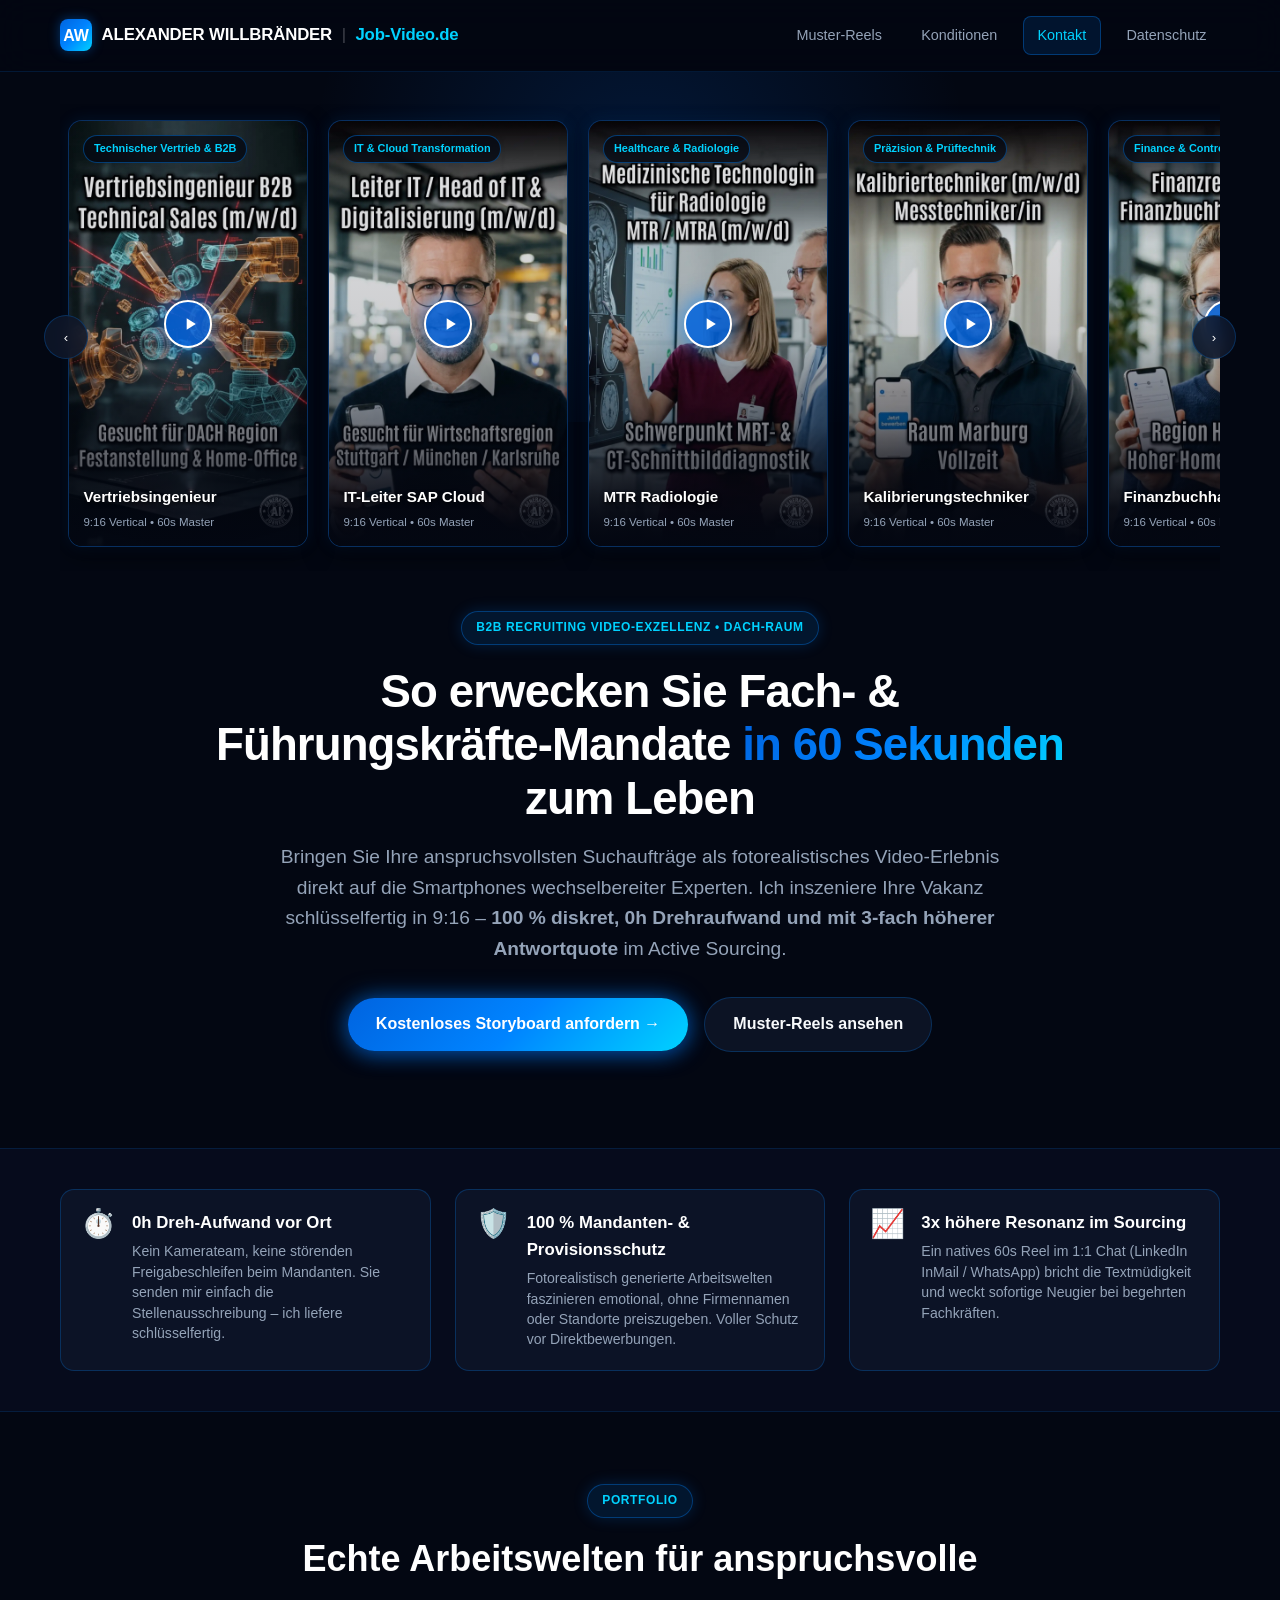
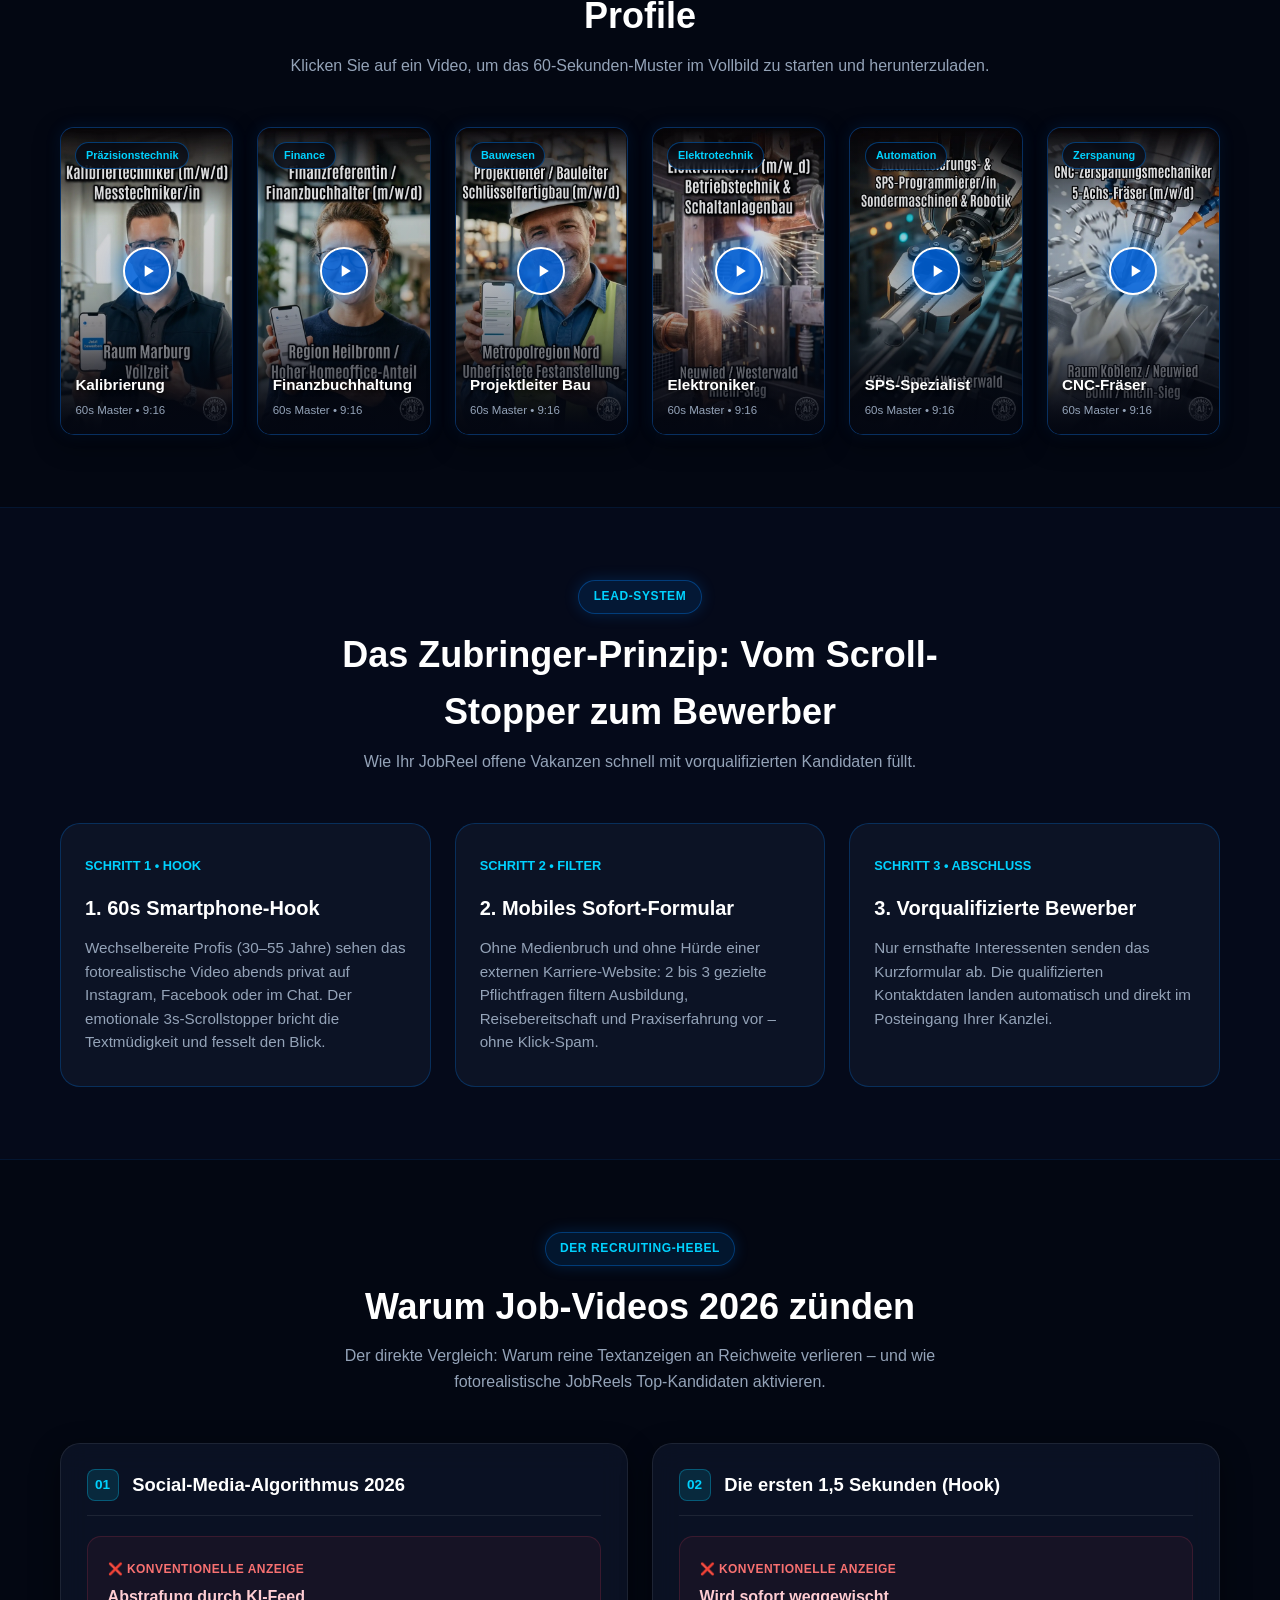
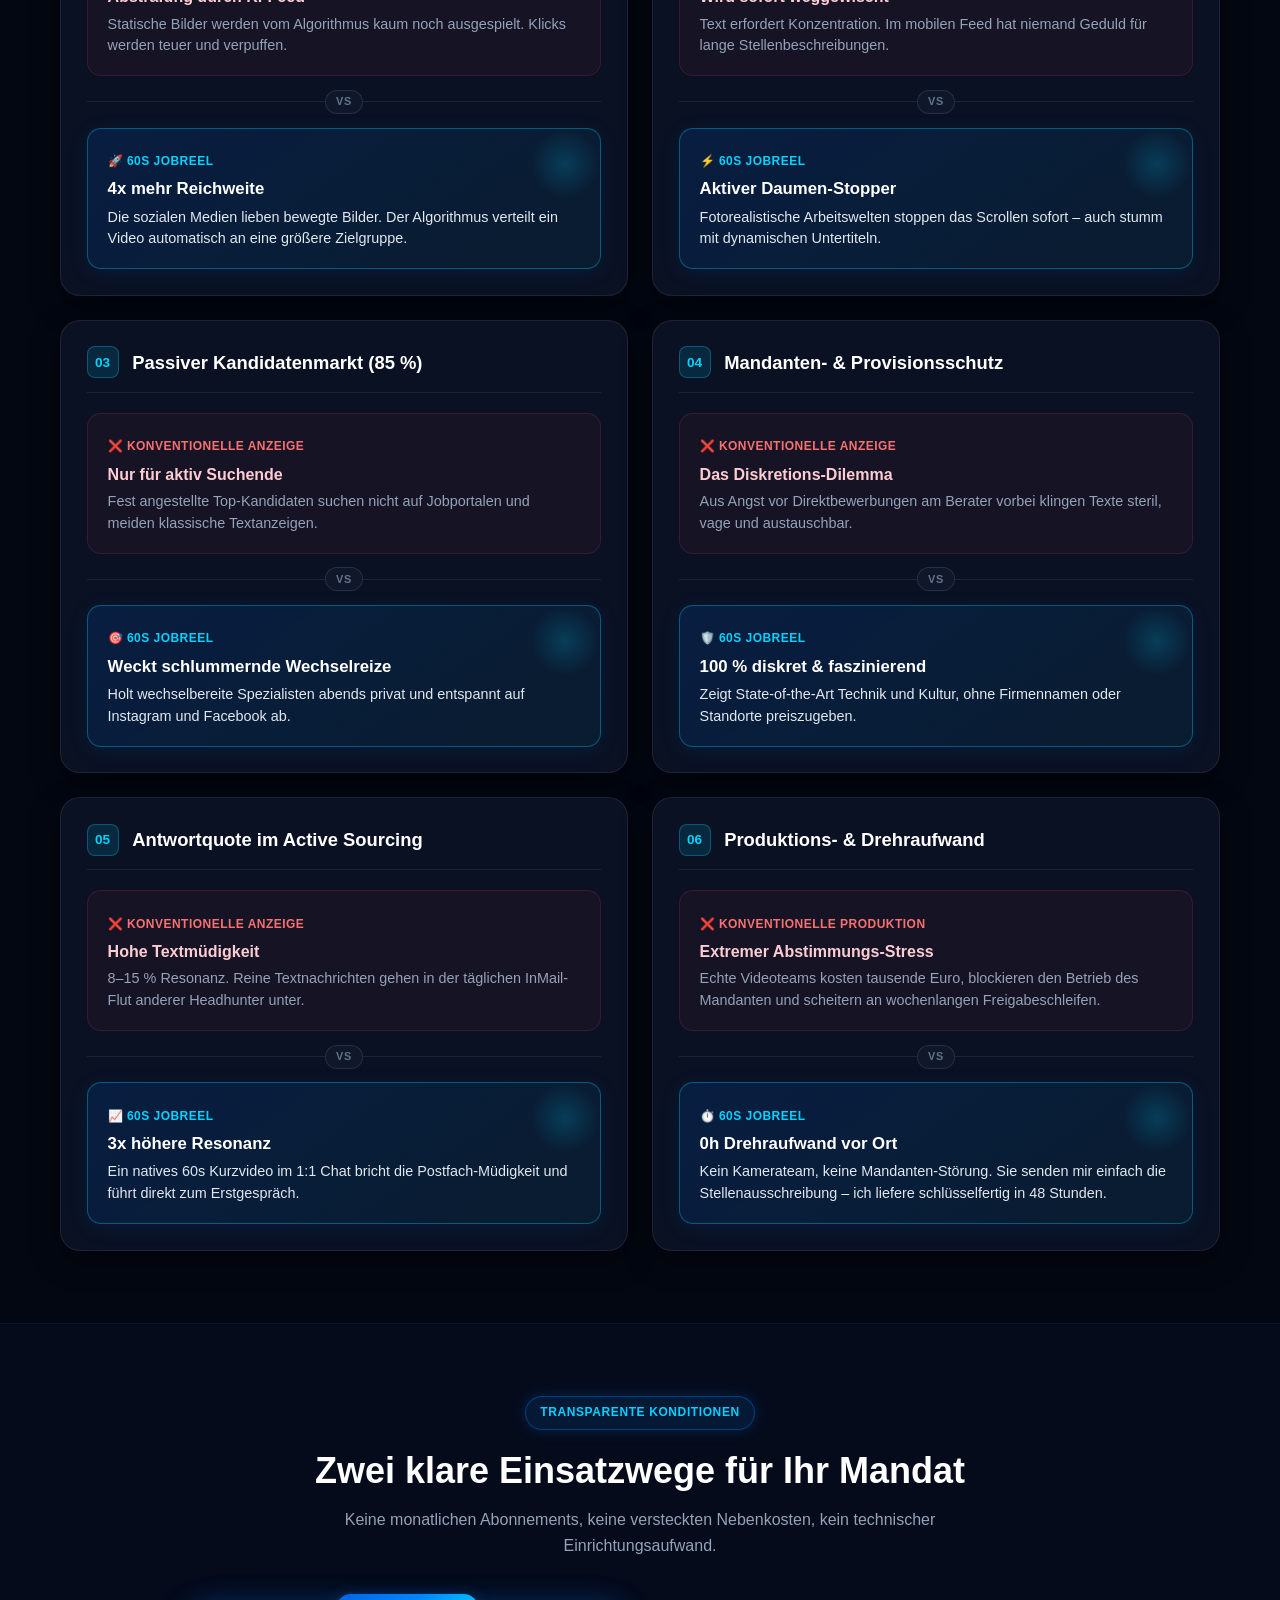
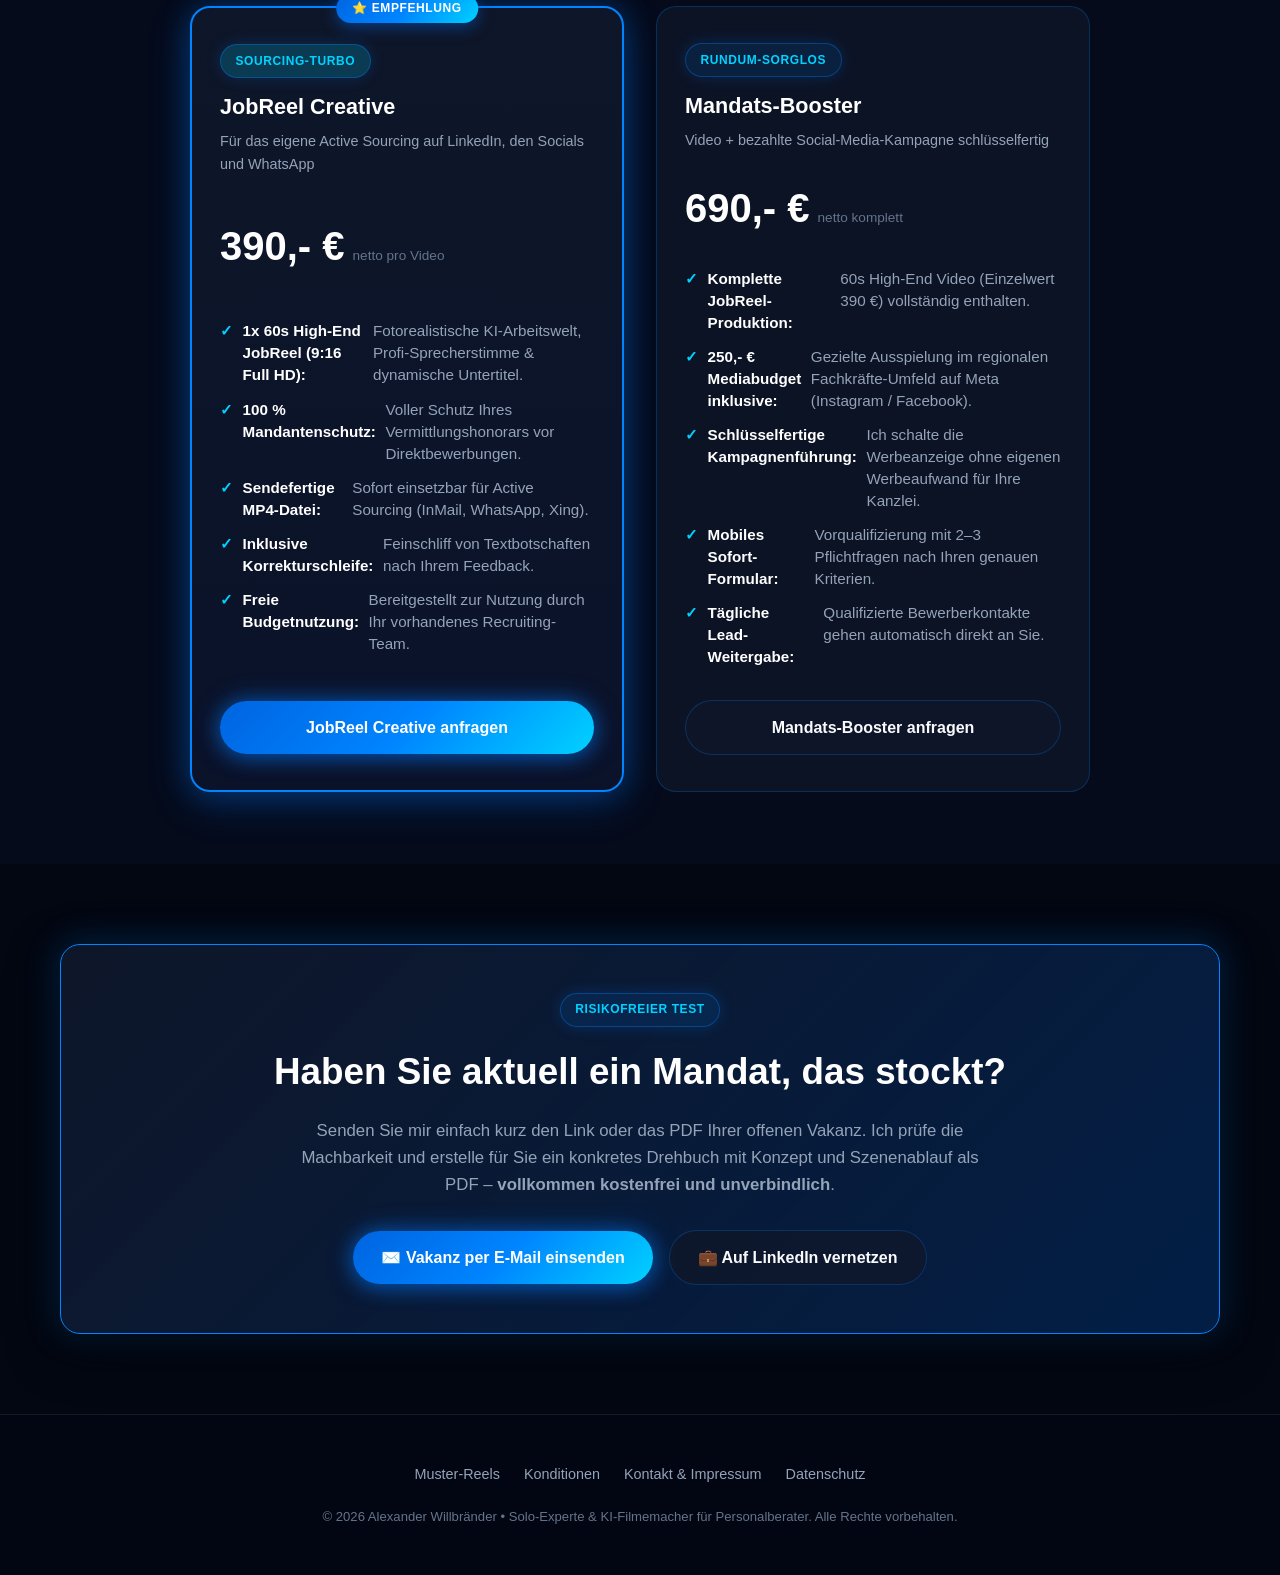
<file: jobreels-1/index.html>
<!DOCTYPE html>
<html lang="de">
<head>
    <meta charset="UTF-8">
    <meta name="viewport" content="width=device-width, initial-scale=1.0">
    <title>Alexander Willbränder — Job-Video.de | Fotorealistische 60s JobReels für Personalberater</title>
    <meta name="description" content="Verwandeln Sie Fach- und Führungskräfte-Mandate in 60s High-End JobReels. 100 % Mandantenschutz, 0h Drehraufwand, 3x höhere Antwortquoten im Active Sourcing.">
    <!-- Ausgelagertes Vanilla CSS mit Cache-Busting -->
    <link rel="stylesheet" href="css/style.css?v=5">
</head>
<body>

    <!-- =======================================================================
         1. FIXIERTE KOPFZEILE (HEADER & NAVIGATION)
         Hier können Sie Logoschriftzug und Menülinks anpassen.
         ======================================================================= -->
    <header class="site-header">
        <div class="container header-container">
            <a href="index.html" class="brand-logo">
                <span class="logo-icon">AW</span>
                <span>ALEXANDER WILLBRÄNDER</span>
                <span class="brand-divider">|</span>
                <span style="color: var(--brand-cyan);">Job-Video.de</span>
            </a>
            
            <nav class="nav-links">
                <a href="#showroom" class="nav-link">Muster-Reels</a>
                <a href="#preise" class="nav-link">Konditionen</a>
                <!-- Verlinkung auf die übergeordneten Shared-Legal-Seiten im Ordner 'web' -->
                <a href="../impressum.html" class="nav-link nav-link-btn">Kontakt</a>
                <a href="../datenschutz.html" class="nav-link">Datenschutz</a>
            </nav>
        </div>
    </header>


    <!-- =======================================================================
         2. HERO SEKTION (OPTION 1: HORIZONTALER REEL-SLIDER OBEN)
         Präsentiert zuerst die 9:16 Video-Muster und darunter das Leistungsversprechen.
         ======================================================================= -->
    <section class="hero-section">
        <div class="hero-ambient-glow"></div>
        <div class="container hero-content-wrapper">
            
            <!-- HORIZONTALER 9:16 VIDEO CAROUSEL -->
            <div class="carousel-wrapper">
                <button class="carousel-nav-btn prev" id="carouselPrev" aria-label="Zurück">‹</button>
                <button class="carousel-nav-btn next" id="carouselNext" aria-label="Weiter">›</button>

                <div class="reel-carousel" id="reelCarousel">
                    
                    <!-- REEL 1: VERTRIEBSINGENIEUR MASCHINENBAU -->
                    <div class="reel-card js-open-reel" 
                         data-video="media/261028-03 Vertriebsingenieur Maschinenbau.mp4" 
                         data-title="Vertriebsingenieur Maschinenbau">
                        <img src="media/261028-03 Vertriebsingenieur Maschinenbau.webp" alt="JobReel Vertriebsingenieur Maschinenbau" loading="lazy">
                        <div class="reel-card-overlay">
                            <span class="reel-badge-top">Technischer Vertrieb & B2B</span>
                            <div class="reel-play-btn">
                                <svg viewBox="0 0 24 24" fill="currentColor"><path d="M8 5v14l11-7z"/></svg>
                            </div>
                            <div class="reel-info-bottom">
                                <span class="reel-title">Vertriebsingenieur</span>
                                <span class="reel-specs">9:16 Vertical • 60s Master</span>
                            </div>
                        </div>
                    </div>

                    <!-- REEL 2: IT-LEITER SAP CLOUD -->
                    <div class="reel-card js-open-reel" 
                         data-video="media/261028-02 IT-Leiter SAP Cloud.mp4" 
                         data-title="IT-Leiter SAP Cloud">
                        <img src="media/261028-02 IT-Leiter SAP Cloud.webp" alt="JobReel IT-Leiter SAP Cloud" loading="lazy">
                        <div class="reel-card-overlay">
                            <span class="reel-badge-top">IT & Cloud Transformation</span>
                            <div class="reel-play-btn">
                                <svg viewBox="0 0 24 24" fill="currentColor"><path d="M8 5v14l11-7z"/></svg>
                            </div>
                            <div class="reel-info-bottom">
                                <span class="reel-title">IT-Leiter SAP Cloud</span>
                                <span class="reel-specs">9:16 Vertical • 60s Master</span>
                            </div>
                        </div>
                    </div>

                    <!-- REEL 3: MTR RADIOLOGIE -->
                    <div class="reel-card js-open-reel" 
                         data-video="media/261028-01 MTR Radiologie.mp4" 
                         data-title="MTR Radiologie">
                        <img src="media/261028-01 MTR Radiologie.webp" alt="JobReel MTR Radiologie" loading="lazy">
                        <div class="reel-card-overlay">
                            <span class="reel-badge-top">Healthcare & Radiologie</span>
                            <div class="reel-play-btn">
                                <svg viewBox="0 0 24 24" fill="currentColor"><path d="M8 5v14l11-7z"/></svg>
                            </div>
                            <div class="reel-info-bottom">
                                <span class="reel-title">MTR Radiologie</span>
                                <span class="reel-specs">9:16 Vertical • 60s Master</span>
                            </div>
                        </div>
                    </div>

                    <!-- REEL 4: KALIBRIERUNGSTECHNIKER -->
                    <div class="reel-card js-open-reel" 
                         data-video="media/261009-04 Kalibrierungstechniker.mp4" 
                         data-title="Kalibrierungstechniker">
                        <img src="media/261009-04 Kalibrierungstechniker.webp" alt="JobReel Kalibrierungstechniker" loading="lazy">
                        <div class="reel-card-overlay">
                            <span class="reel-badge-top">Präzision & Prüftechnik</span>
                            <div class="reel-play-btn">
                                <svg viewBox="0 0 24 24" fill="currentColor"><path d="M8 5v14l11-7z"/></svg>
                            </div>
                            <div class="reel-info-bottom">
                                <span class="reel-title">Kalibrierungstechniker</span>
                                <span class="reel-specs">9:16 Vertical • 60s Master</span>
                            </div>
                        </div>
                    </div>

                    <!-- REEL 5: FINANZBUCHHALTERIN -->
                    <div class="reel-card js-open-reel" 
                         data-video="media/261009-02 Finanzbuchhalterin.mp4" 
                         data-title="Finanzbuchhalterin">
                        <img src="media/261009-02 Finanzbuchhalterin.webp" alt="JobReel Finanzbuchhalterin" loading="lazy">
                        <div class="reel-card-overlay">
                            <span class="reel-badge-top">Finance & Controlling</span>
                            <div class="reel-play-btn">
                                <svg viewBox="0 0 24 24" fill="currentColor"><path d="M8 5v14l11-7z"/></svg>
                            </div>
                            <div class="reel-info-bottom">
                                <span class="reel-title">Finanzbuchhalterin</span>
                                <span class="reel-specs">9:16 Vertical • 60s Master</span>
                            </div>
                        </div>
                    </div>

                    <!-- REEL 6: PROJEKTLEITER SF-BAU -->
                    <div class="reel-card js-open-reel" 
                         data-video="media/261009-01 Projektleiter SF-Bau.mp4" 
                         data-title="Projektleiter SF-Bau">
                        <img src="media/261009-01 Projektleiter SF-Bau.webp" alt="JobReel Projektleiter SF-Bau" loading="lazy">
                        <div class="reel-card-overlay">
                            <span class="reel-badge-top">Schlüsselfertigbau</span>
                            <div class="reel-play-btn">
                                <svg viewBox="0 0 24 24" fill="currentColor"><path d="M8 5v14l11-7z"/></svg>
                            </div>
                            <div class="reel-info-bottom">
                                <span class="reel-title">Projektleiter SF-Bau</span>
                                <span class="reel-specs">9:16 Vertical • 60s Master</span>
                            </div>
                        </div>
                    </div>

                    <!-- REEL 7: ELEKTRONIKER -->
                    <div class="reel-card js-open-reel" 
                         data-video="media/260821-03 JobReel Elektroniker.mp4" 
                         data-title="Elektroniker für Betriebstechnik">
                        <img src="media/260821-03 JobReel Elektroniker.webp" alt="JobReel Elektroniker" loading="lazy">
                        <div class="reel-card-overlay">
                            <span class="reel-badge-top">Industrie & Handwerk</span>
                            <div class="reel-play-btn">
                                <svg viewBox="0 0 24 24" fill="currentColor"><path d="M8 5v14l11-7z"/></svg>
                            </div>
                            <div class="reel-info-bottom">
                                <span class="reel-title">Elektroniker</span>
                                <span class="reel-specs">9:16 Vertical • 60s Master</span>
                            </div>
                        </div>
                    </div>

                    <!-- REEL 8: SPS-FACHKRAFT -->
                    <div class="reel-card js-open-reel" 
                         data-video="media/260821-02 JobReel SPS.mp4" 
                         data-title="SPS-Programmierer / Automation">
                        <img src="media/260821-02 JobReel SPS.webp" alt="JobReel SPS" loading="lazy">
                        <div class="reel-card-overlay">
                            <span class="reel-badge-top">Automatisierungstechnik</span>
                            <div class="reel-play-btn">
                                <svg viewBox="0 0 24 24" fill="currentColor"><path d="M8 5v14l11-7z"/></svg>
                            </div>
                            <div class="reel-info-bottom">
                                <span class="reel-title">SPS-Fachkraft</span>
                                <span class="reel-specs">9:16 Vertical • 60s Master</span>
                            </div>
                        </div>
                    </div>

                    <!-- REEL 9: CNC-FRÄSER -->
                    <div class="reel-card js-open-reel" 
                         data-video="media/260821-01 JobReel CNC-Fräser.mp4" 
                         data-title="CNC-Fräser / 5-Achs Zerspanung">
                        <img src="media/260821-01 JobReel CNC-Fräser.webp" alt="JobReel CNC-Fräser" loading="lazy">
                        <div class="reel-card-overlay">
                            <span class="reel-badge-top">Zerspanungstechnik</span>
                            <div class="reel-play-btn">
                                <svg viewBox="0 0 24 24" fill="currentColor"><path d="M8 5v14l11-7z"/></svg>
                            </div>
                            <div class="reel-info-bottom">
                                <span class="reel-title">CNC-Fräser</span>
                                <span class="reel-specs">9:16 Vertical • 60s Master</span>
                            </div>
                        </div>
                    </div>

                </div>
            </div>

            <!-- HERO TEXT & CALL TO ACTION -->
            <div class="hero-text-block">
                <div class="badge">B2B RECRUITING VIDEO-EXZELLENZ • DACH-RAUM</div>
                <h1 class="hero-headline">
                    So erwecken Sie Fach- & Führungskräfte-Mandate <span class="text-gradient">in 60 Sekunden</span> zum Leben
                </h1>
                <p class="hero-subline">
                    Bringen Sie Ihre anspruchsvollsten Suchaufträge als fotorealistisches Video-Erlebnis direkt auf die Smartphones wechselbereiter Experten. Ich inszeniere Ihre Vakanz schlüsselfertig in 9:16 – <strong>100 % diskret, 0h Drehraufwand und mit 3-fach höherer Antwortquote</strong> im Active Sourcing.
                </p>
                
                <div class="hero-cta-group">
                    <a href="#anfrage" class="btn btn-primary">
                        Kostenloses Storyboard anfordern →
                    </a>
                    <a href="#showroom" class="btn btn-secondary">
                        Muster-Reels ansehen
                    </a>
                </div>
            </div>

        </div>
    </section>


    <!-- =======================================================================
         3. TRUST- & HEBEL-LEISTE (DIE 3 K.O.-ARGUMENTE AUS DEM FLYER)
         ======================================================================= -->
    <section class="trust-bar">
        <div class="container">
            <div class="trust-grid">
                
                <div class="trust-item">
                    <span class="trust-icon">⏱️</span>
                    <div class="trust-text">
                        <h3>0h Dreh-Aufwand vor Ort</h3>
                        <p>Kein Kamerateam, keine störenden Freigabeschleifen beim Mandanten. Sie senden mir einfach die Stellenausschreibung – ich liefere schlüsselfertig.</p>
                    </div>
                </div>

                <div class="trust-item">
                    <span class="trust-icon">🛡️</span>
                    <div class="trust-text">
                        <h3>100 % Mandanten- & Provisionsschutz</h3>
                        <p>Fotorealistisch generierte Arbeitswelten faszinieren emotional, ohne Firmennamen oder Standorte preiszugeben. Voller Schutz vor Direktbewerbungen.</p>
                    </div>
                </div>

                <div class="trust-item">
                    <span class="trust-icon">📈</span>
                    <div class="trust-text">
                        <h3>3x höhere Resonanz im Sourcing</h3>
                        <p>Ein natives 60s Reel im 1:1 Chat (LinkedIn InMail / WhatsApp) bricht die Textmüdigkeit und weckt sofortige Neugier bei begehrten Fachkräften.</p>
                    </div>
                </div>

            </div>
        </div>
    </section>


    <!-- =======================================================================
         4. DER MUSTER-SHOWROOM (ALLE 6 REELS IM ÜBERBLICK)
         ======================================================================= -->
    <section class="showroom-section" id="showroom">
        <div class="container">
            <div class="section-header">
                <div class="badge">Portfolio</div>
                <h2 class="section-title">Echte Arbeitswelten für anspruchsvolle Profile</h2>
                <p class="section-desc">Klicken Sie auf ein Video, um das 60-Sekunden-Muster im Vollbild zu starten und herunterzuladen.</p>
            </div>

            <div class="showroom-grid">
                
                <!-- 1. Kalibrierungstechniker -->
                <div class="reel-card js-open-reel" data-video="media/261009-04 Kalibrierungstechniker.mp4" data-title="Kalibrierungstechniker">
                    <img src="media/261009-04 Kalibrierungstechniker.webp" alt="Kalibrierungstechniker" loading="lazy">
                    <div class="reel-card-overlay">
                        <span class="reel-badge-top">Präzisionstechnik</span>
                        <div class="reel-play-btn"><svg viewBox="0 0 24 24" fill="currentColor"><path d="M8 5v14l11-7z"/></svg></div>
                        <div class="reel-info-bottom">
                            <span class="reel-title">Kalibrierung</span>
                            <span class="reel-specs">60s Master • 9:16</span>
                        </div>
                    </div>
                </div>

                <!-- 2. Finanzbuchhalterin -->
                <div class="reel-card js-open-reel" data-video="media/261009-02 Finanzbuchhalterin.mp4" data-title="Finanzbuchhalterin">
                    <img src="media/261009-02 Finanzbuchhalterin.webp" alt="Finanzbuchhalterin" loading="lazy">
                    <div class="reel-card-overlay">
                        <span class="reel-badge-top">Finance</span>
                        <div class="reel-play-btn"><svg viewBox="0 0 24 24" fill="currentColor"><path d="M8 5v14l11-7z"/></svg></div>
                        <div class="reel-info-bottom">
                            <span class="reel-title">Finanzbuchhaltung</span>
                            <span class="reel-specs">60s Master • 9:16</span>
                        </div>
                    </div>
                </div>

                <!-- 3. Projektleiter SF-Bau -->
                <div class="reel-card js-open-reel" data-video="media/261009-01 Projektleiter SF-Bau.mp4" data-title="Projektleiter SF-Bau">
                    <img src="media/261009-01 Projektleiter SF-Bau.webp" alt="Projektleiter SF-Bau" loading="lazy">
                    <div class="reel-card-overlay">
                        <span class="reel-badge-top">Bauwesen</span>
                        <div class="reel-play-btn"><svg viewBox="0 0 24 24" fill="currentColor"><path d="M8 5v14l11-7z"/></svg></div>
                        <div class="reel-info-bottom">
                            <span class="reel-title">Projektleiter Bau</span>
                            <span class="reel-specs">60s Master • 9:16</span>
                        </div>
                    </div>
                </div>

                <!-- 4. Elektroniker -->
                <div class="reel-card js-open-reel" data-video="media/260821-03 JobReel Elektroniker.mp4" data-title="Elektroniker für Betriebstechnik">
                    <img src="media/260821-03 JobReel Elektroniker.webp" alt="Elektroniker" loading="lazy">
                    <div class="reel-card-overlay">
                        <span class="reel-badge-top">Elektrotechnik</span>
                        <div class="reel-play-btn"><svg viewBox="0 0 24 24" fill="currentColor"><path d="M8 5v14l11-7z"/></svg></div>
                        <div class="reel-info-bottom">
                            <span class="reel-title">Elektroniker</span>
                            <span class="reel-specs">60s Master • 9:16</span>
                        </div>
                    </div>
                </div>

                <!-- 5. SPS-Fachkraft -->
                <div class="reel-card js-open-reel" data-video="media/260821-02 JobReel SPS.mp4" data-title="SPS-Fachkraft">
                    <img src="media/260821-02 JobReel SPS.webp" alt="SPS-Fachkraft" loading="lazy">
                    <div class="reel-card-overlay">
                        <span class="reel-badge-top">Automation</span>
                        <div class="reel-play-btn"><svg viewBox="0 0 24 24" fill="currentColor"><path d="M8 5v14l11-7z"/></svg></div>
                        <div class="reel-info-bottom">
                            <span class="reel-title">SPS-Spezialist</span>
                            <span class="reel-specs">60s Master • 9:16</span>
                        </div>
                    </div>
                </div>

                <!-- 6. CNC-Fräser -->
                <div class="reel-card js-open-reel" data-video="media/260821-01 JobReel CNC-Fräser.mp4" data-title="CNC-Fräser">
                    <img src="media/260821-01 JobReel CNC-Fräser.webp" alt="CNC-Fräser" loading="lazy">
                    <div class="reel-card-overlay">
                        <span class="reel-badge-top">Zerspanung</span>
                        <div class="reel-play-btn"><svg viewBox="0 0 24 24" fill="currentColor"><path d="M8 5v14l11-7z"/></svg></div>
                        <div class="reel-info-bottom">
                            <span class="reel-title">CNC-Fräser</span>
                            <span class="reel-specs">60s Master • 9:16</span>
                        </div>
                    </div>
                </div>

            </div>
        </div>
    </section>


    <!-- =======================================================================
         5. DAS ZUBRINGER-PRINZIP (WIE DAS JOBREEL BEWERBER GENERIERT)
         ======================================================================= -->
    <section class="funnel-section">
        <div class="container">
            <div class="section-header">
                <div class="badge">Lead-System</div>
                <h2 class="section-title">Das Zubringer-Prinzip: Vom Scroll-Stopper zum Bewerber</h2>
                <p class="section-desc">Wie Ihr JobReel offene Vakanzen schnell mit vorqualifizierten Kandidaten füllt.</p>
            </div>

            <div class="funnel-grid">
                
                <div class="funnel-card">
                    <span class="funnel-step-badge">Schritt 1 • Hook</span>
                    <h3>1. 60s Smartphone-Hook</h3>
                    <p>Wechselbereite Profis (30–55 Jahre) sehen das fotorealistische Video abends privat auf Instagram, Facebook oder im Chat. Der emotionale 3s-Scrollstopper bricht die Textmüdigkeit und fesselt den Blick.</p>
                </div>

                <div class="funnel-card">
                    <span class="funnel-step-badge">Schritt 2 • Filter</span>
                    <h3>2. Mobiles Sofort-Formular</h3>
                    <p>Ohne Medienbruch und ohne Hürde einer externen Karriere-Website: 2 bis 3 gezielte Pflichtfragen filtern Ausbildung, Reisebereitschaft und Praxiserfahrung vor – ohne Klick-Spam.</p>
                </div>

                <div class="funnel-card">
                    <span class="funnel-step-badge">Schritt 3 • Abschluss</span>
                    <h3>3. Vorqualifizierte Bewerber</h3>
                    <p>Nur ernsthafte Interessenten senden das Kurzformular ab. Die qualifizierten Kontaktdaten landen automatisch und direkt im Posteingang Ihrer Kanzlei.</p>
                </div>

            </div>
        </div>
    </section>


    <!-- =======================================================================
         6. DER RECRUITING-HEBEL: WARUM JOB-VIDEOS 2026 ZÜNDEN
         5 Modulare Hebel-Karten: Konventionelle Anzeige vs. 60s High-End JobReel
         ======================================================================= -->
    <section class="comparison-section" id="hebel">
        <div class="container">
            <div class="section-header">
                <div class="badge">Der Recruiting-Hebel</div>
                <h2 class="section-title">Warum Job-Videos 2026 zünden</h2>
                <p class="section-desc">Der direkte Vergleich: Warum reine Textanzeigen an Reichweite verlieren – und wie fotorealistische JobReels Top-Kandidaten aktivieren.</p>
            </div>

            <div class="hebel-grid">
                
                <!-- KARTE 1: ALGORITHMUS -->
                <div class="hebel-card">
                    <div class="hebel-card-header">
                        <span class="hebel-card-num">01</span>
                        <h3 class="hebel-card-title">Social-Media-Algorithmus 2026</h3>
                    </div>
                    <div class="hebel-card-body">
                        <!-- Problem: Konventionell -->
                        <div class="hebel-box hebel-box-problem">
                            <div class="hebel-box-header">
                                <span class="hebel-tag-bad">❌ Konventionelle Anzeige</span>
                            </div>
                            <h4 class="hebel-box-title">Abstrafung durch KI-Feed</h4>
                            <p class="hebel-box-desc">Statische Bilder werden vom Algorithmus kaum noch ausgespielt. Klicks werden teuer und verpuffen.</p>
                        </div>

                        <!-- VS Divider -->
                        <div class="hebel-vs-divider">
                            <span>VS</span>
                        </div>

                        <!-- Lösung: JobReel -->
                        <div class="hebel-box hebel-box-solution">
                            <div class="hebel-box-header">
                                <span class="hebel-tag-good">🚀 60s JobReel</span>
                            </div>
                            <h4 class="hebel-box-title">4x mehr Reichweite</h4>
                            <p class="hebel-box-desc">Die sozialen Medien lieben bewegte Bilder. Der Algorithmus verteilt ein Video automatisch an eine größere Zielgruppe.</p>
                        </div>
                    </div>
                </div>

                <!-- KARTE 2: HOOK -->
                <div class="hebel-card">
                    <div class="hebel-card-header">
                        <span class="hebel-card-num">02</span>
                        <h3 class="hebel-card-title">Die ersten 1,5 Sekunden (Hook)</h3>
                    </div>
                    <div class="hebel-card-body">
                        <!-- Problem: Konventionell -->
                        <div class="hebel-box hebel-box-problem">
                            <div class="hebel-box-header">
                                <span class="hebel-tag-bad">❌ Konventionelle Anzeige</span>
                            </div>
                            <h4 class="hebel-box-title">Wird sofort weggewischt</h4>
                            <p class="hebel-box-desc">Text erfordert Konzentration. Im mobilen Feed hat niemand Geduld für lange Stellenbeschreibungen.</p>
                        </div>

                        <!-- VS Divider -->
                        <div class="hebel-vs-divider">
                            <span>VS</span>
                        </div>

                        <!-- Lösung: JobReel -->
                        <div class="hebel-box hebel-box-solution">
                            <div class="hebel-box-header">
                                <span class="hebel-tag-good">⚡ 60s JobReel</span>
                            </div>
                            <h4 class="hebel-box-title">Aktiver Daumen-Stopper</h4>
                            <p class="hebel-box-desc">Fotorealistische Arbeitswelten stoppen das Scrollen sofort – auch stumm mit dynamischen Untertiteln.</p>
                        </div>
                    </div>
                </div>

                <!-- KARTE 3: PASSIVER MARKT -->
                <div class="hebel-card">
                    <div class="hebel-card-header">
                        <span class="hebel-card-num">03</span>
                        <h3 class="hebel-card-title">Passiver Kandidatenmarkt (85 %)</h3>
                    </div>
                    <div class="hebel-card-body">
                        <!-- Problem: Konventionell -->
                        <div class="hebel-box hebel-box-problem">
                            <div class="hebel-box-header">
                                <span class="hebel-tag-bad">❌ Konventionelle Anzeige</span>
                            </div>
                            <h4 class="hebel-box-title">Nur für aktiv Suchende</h4>
                            <p class="hebel-box-desc">Fest angestellte Top-Kandidaten suchen nicht auf Jobportalen und meiden klassische Textanzeigen.</p>
                        </div>

                        <!-- VS Divider -->
                        <div class="hebel-vs-divider">
                            <span>VS</span>
                        </div>

                        <!-- Lösung: JobReel -->
                        <div class="hebel-box hebel-box-solution">
                            <div class="hebel-box-header">
                                <span class="hebel-tag-good">🎯 60s JobReel</span>
                            </div>
                            <h4 class="hebel-box-title">Weckt schlummernde Wechselreize</h4>
                            <p class="hebel-box-desc">Holt wechselbereite Spezialisten abends privat und entspannt auf Instagram und Facebook ab.</p>
                        </div>
                    </div>
                </div>

                <!-- KARTE 4: MANDANTENSCHUTZ -->
                <div class="hebel-card">
                    <div class="hebel-card-header">
                        <span class="hebel-card-num">04</span>
                        <h3 class="hebel-card-title">Mandanten- & Provisionsschutz</h3>
                    </div>
                    <div class="hebel-card-body">
                        <!-- Problem: Konventionell -->
                        <div class="hebel-box hebel-box-problem">
                            <div class="hebel-box-header">
                                <span class="hebel-tag-bad">❌ Konventionelle Anzeige</span>
                            </div>
                            <h4 class="hebel-box-title">Das Diskretions-Dilemma</h4>
                            <p class="hebel-box-desc">Aus Angst vor Direktbewerbungen am Berater vorbei klingen Texte steril, vage und austauschbar.</p>
                        </div>

                        <!-- VS Divider -->
                        <div class="hebel-vs-divider">
                            <span>VS</span>
                        </div>

                        <!-- Lösung: JobReel -->
                        <div class="hebel-box hebel-box-solution">
                            <div class="hebel-box-header">
                                <span class="hebel-tag-good">🛡️ 60s JobReel</span>
                            </div>
                            <h4 class="hebel-box-title">100 % diskret & faszinierend</h4>
                            <p class="hebel-box-desc">Zeigt State-of-the-Art Technik und Kultur, ohne Firmennamen oder Standorte preiszugeben.</p>
                        </div>
                    </div>
                </div>

                <!-- KARTE 5: ACTIVE SOURCING -->
                <div class="hebel-card">
                    <div class="hebel-card-header">
                        <span class="hebel-card-num">05</span>
                        <h3 class="hebel-card-title">Antwortquote im Active Sourcing</h3>
                    </div>
                    <div class="hebel-card-body">
                        <!-- Problem: Konventionell -->
                        <div class="hebel-box hebel-box-problem">
                            <div class="hebel-box-header">
                                <span class="hebel-tag-bad">❌ Konventionelle Anzeige</span>
                            </div>
                            <h4 class="hebel-box-title">Hohe Textmüdigkeit</h4>
                            <p class="hebel-box-desc">8–15 % Resonanz. Reine Textnachrichten gehen in der täglichen InMail-Flut anderer Headhunter unter.</p>
                        </div>

                        <!-- VS Divider -->
                        <div class="hebel-vs-divider">
                            <span>VS</span>
                        </div>

                        <!-- Lösung: JobReel -->
                        <div class="hebel-box hebel-box-solution">
                            <div class="hebel-box-header">
                                <span class="hebel-tag-good">📈 60s JobReel</span>
                            </div>
                            <h4 class="hebel-box-title">3x höhere Resonanz</h4>
                            <p class="hebel-box-desc">Ein natives 60s Kurzvideo im 1:1 Chat bricht die Postfach-Müdigkeit und führt direkt zum Erstgespräch.</p>
                        </div>
                    </div>
                </div>

                <!-- KARTE 6: PRODUKTIONSAUFWAND -->
                <div class="hebel-card">
                    <div class="hebel-card-header">
                        <span class="hebel-card-num">06</span>
                        <h3 class="hebel-card-title">Produktions- & Drehraufwand</h3>
                    </div>
                    <div class="hebel-card-body">
                        <!-- Problem: Konventionell -->
                        <div class="hebel-box hebel-box-problem">
                            <div class="hebel-box-header">
                                <span class="hebel-tag-bad">❌ Konventionelle Produktion</span>
                            </div>
                            <h4 class="hebel-box-title">Extremer Abstimmungs-Stress</h4>
                            <p class="hebel-box-desc">Echte Videoteams kosten tausende Euro, blockieren den Betrieb des Mandanten und scheitern an wochenlangen Freigabeschleifen.</p>
                        </div>

                        <!-- VS Divider -->
                        <div class="hebel-vs-divider">
                            <span>VS</span>
                        </div>

                        <!-- Lösung: JobReel -->
                        <div class="hebel-box hebel-box-solution">
                            <div class="hebel-box-header">
                                <span class="hebel-tag-good">⏱️ 60s JobReel</span>
                            </div>
                            <h4 class="hebel-box-title">0h Drehraufwand vor Ort</h4>
                            <p class="hebel-box-desc">Kein Kamerateam, keine Mandanten-Störung. Sie senden mir einfach die Stellenausschreibung – ich liefere schlüsselfertig in 48 Stunden.</p>
                        </div>
                    </div>
                </div>

            </div>
        </div>
    </section>


    <!-- =======================================================================
         7. TRANSPARENTE KONDITIONEN & PREISE (FESTPREISE OHNE ABO)
         ======================================================================= -->
    <section class="pricing-section" id="preise">
        <div class="container">
            <div class="section-header">
                <div class="badge">Transparente Konditionen</div>
                <h2 class="section-title">Zwei klare Einsatzwege für Ihr Mandat</h2>
                <p class="section-desc">Keine monatlichen Abonnements, keine versteckten Nebenkosten, kein technischer Einrichtungsaufwand.</p>
            </div>

            <div class="pricing-grid">
                
                <!-- MODELL 1: JOBREEL CREATIVE (FEATURED / EMPFEHLUNG) -->
                <div class="pricing-card featured">
                    <span class="pricing-tag">⭐ Empfehlung</span>

                    <div class="pricing-header">
                        <span class="badge" style="margin-bottom: 0.75rem; background: rgba(0, 210, 255, 0.2);">Sourcing-Turbo</span>
                        <h3>JobReel Creative</h3>
                        <p class="pricing-sub">Für das eigene Active Sourcing auf LinkedIn, den Socials und WhatsApp</p>
                    </div>

                    <div class="price-box">
                        <span class="price-amount">390,- €</span>
                        <span class="price-netto">netto pro Video</span>
                    </div>

                    <ul class="pricing-features">
                        <li><span class="check-icon">✓</span> <strong>1x 60s High-End JobReel (9:16 Full HD):</strong> Fotorealistische KI-Arbeitswelt, Profi-Sprecherstimme & dynamische Untertitel.</li>
                        <li><span class="check-icon">✓</span> <strong>100 % Mandantenschutz:</strong> Voller Schutz Ihres Vermittlungshonorars vor Direktbewerbungen.</li>
                        <li><span class="check-icon">✓</span> <strong>Sendefertige MP4-Datei:</strong> Sofort einsetzbar für Active Sourcing (InMail, WhatsApp, Xing).</li>
                        <li><span class="check-icon">✓</span> <strong>Inklusive Korrekturschleife:</strong> Feinschliff von Textbotschaften nach Ihrem Feedback.</li>
                        <li><span class="check-icon">✓</span> <strong>Freie Budgetnutzung:</strong> Bereitgestellt zur Nutzung durch Ihr vorhandenes Recruiting-Team.</li>
                    </ul>

                    <a href="#anfrage" class="btn btn-primary">JobReel Creative anfragen</a>
                </div>

                <!-- MODELL 2: MANDATS-BOOSTER -->
                <div class="pricing-card">
                    <div class="pricing-header">
                        <span class="badge" style="margin-bottom: 0.75rem;">Rundum-Sorglos</span>
                        <h3>Mandats-Booster</h3>
                        <p class="pricing-sub">Video + bezahlte Social-Media-Kampagne schlüsselfertig</p>
                    </div>

                    <div class="price-box">
                        <span class="price-amount">690,- €</span>
                        <span class="price-netto">netto komplett</span>
                    </div>

                    <ul class="pricing-features">
                        <li><span class="check-icon">✓</span> <strong>Komplette JobReel-Produktion:</strong> 60s High-End Video (Einzelwert 390 €) vollständig enthalten.</li>
                        <li><span class="check-icon">✓</span> <strong>250,- € Mediabudget inklusive:</strong> Gezielte Ausspielung im regionalen Fachkräfte-Umfeld auf Meta (Instagram / Facebook).</li>
                        <li><span class="check-icon">✓</span> <strong>Schlüsselfertige Kampagnenführung:</strong> Ich schalte die Werbeanzeige ohne eigenen Werbeaufwand für Ihre Kanzlei.</li>
                        <li><span class="check-icon">✓</span> <strong>Mobiles Sofort-Formular:</strong> Vorqualifizierung mit 2–3 Pflichtfragen nach Ihren genauen Kriterien.</li>
                        <li><span class="check-icon">✓</span> <strong>Tägliche Lead-Weitergabe:</strong> Qualifizierte Bewerberkontakte gehen automatisch direkt an Sie.</li>
                    </ul>

                    <a href="#anfrage" class="btn btn-secondary">Mandats-Booster anfragen</a>
                </div>

            </div>
        </div>
    </section>


    <!-- =======================================================================
         8. ABSCHLUSS-CALL-TO-ACTION (NO-BRAINER STORYBOARD ANGEBOT)
         ======================================================================= -->
    <section class="cta-box-section" id="anfrage">
        <div class="container">
            <div class="cta-box">
                <div class="badge" style="margin-bottom: 1rem;">Risikofreier Test</div>
                <h2>Haben Sie aktuell ein Mandat, das stockt?</h2>
                <p>
                    Senden Sie mir einfach kurz den Link oder das PDF Ihrer offenen Vakanz. Ich prüfe die Machbarkeit und erstelle für Sie ein konkretes Drehbuch mit Konzept und Szenenablauf als PDF – <strong>vollkommen kostenfrei und unverbindlich</strong>.
                </p>

                <div class="hero-cta-group" style="margin-bottom: 0;">
                    <a href="#" class="btn btn-primary safe-mail-btn" data-encoded="YS53aWxsYnJhZW5kZXJAZ214Lm5ldA==" data-subject="Unverbindliche JobReel Storyboard-Anfrage">
                        ✉️ Vakanz per E-Mail einsenden
                    </a>
                    <a href="https://www.linkedin.com/in/alexander-willbraender" target="_blank" rel="noopener" class="btn btn-secondary">
                        💼 Auf LinkedIn vernetzen
                    </a>
                </div>
                <noscript>
                    <p style="margin-top: 0.75rem; font-size: 0.9rem; color: #94a3b8;">
                        Direkte E-Mail für Vakanzen: a.willbraender [at] gmx.net
                    </p>
                </noscript>
            </div>
        </div>
    </section>


    <!-- =======================================================================
         9. FUSSZEILE (FOOTER)
         ======================================================================= -->
    <footer class="site-footer">
        <div class="container">
            <nav class="footer-nav">
                <a href="#showroom">Muster-Reels</a>
                <a href="#preise">Konditionen</a>
                <a href="../impressum.html">Kontakt & Impressum</a>
                <a href="../datenschutz.html">Datenschutz</a>
            </nav>
            <p class="footer-copy">
                &copy; 2026 Alexander Willbränder • Solo-Experte & KI-Filmemacher für Personalberater. Alle Rechte vorbehalten.
            </p>
        </div>
    </footer>


    <!-- =======================================================================
         10. FULLSCREEN 9:16 VIDEO MODAL MIT FACEBOOK-DOWNLOAD & IN-MODAL SLIDER
         Wird per Vanilla JS geöffnet, wenn der Nutzer auf eine Karte klickt.
         Unterstützt Vor/Zurück (Endlos-Schleife), Pfeiltasten und Touch-Swipe.
         ======================================================================= -->
    <div class="video-modal-backdrop" id="videoModal" role="dialog" aria-modal="true" aria-hidden="true">
        <div class="video-modal-container">
            
            <!-- Modal Header mit Titel, Zähler (z. B. 1 / 6) & Facebook-Style Download Button -->
            <div class="modal-header-bar">
                <div class="modal-video-meta">
                    <div class="modal-title-row">
                        <span class="modal-title" id="modalTitle">JobReel</span>
                        <span class="modal-counter" id="modalCounter">1 / 6</span>
                    </div>
                    <span class="modal-specs">9:16 Vertical • 60s Full HD</span>
                </div>
                
                <div class="modal-actions">
                    <!-- Facebook / Social Media Style Download-Button -->
                    <a href="#" class="btn-download" id="modalDownloadBtn" download title="Video herunterladen">
                        <svg width="18" height="18" viewBox="0 0 24 24" fill="none" stroke="currentColor" stroke-width="2.2" stroke-linecap="round" stroke-linejoin="round">
                            <path d="M21 15v4a2 2 0 0 1-2 2H5a2 2 0 0 1-2-2v-4"></path>
                            <polyline points="7 10 12 15 17 10"></polyline>
                            <line x1="12" y1="15" x2="12" y2="3"></line>
                        </svg>
                        <span>Herunterladen</span>
                    </a>
                    
                    <!-- Schließen Button -->
                    <button class="btn-modal-close" id="modalCloseBtn" aria-label="Schließen">✕</button>
                </div>
            </div>

            <!-- Player Zeile mit Insta-Style Navigations-Buttons links & rechts neben dem Video -->
            <div class="modal-player-row">
                <!-- Vorheriges Video Button (Links) -->
                <button class="modal-side-btn prev" id="modalNavPrev" aria-label="Vorheriges Video">
                    <svg width="24" height="24" viewBox="0 0 24 24" fill="none" stroke="currentColor" stroke-width="2.5" stroke-linecap="round" stroke-linejoin="round">
                        <polyline points="15 18 9 12 15 6"></polyline>
                    </svg>
                </button>

                <!-- Video Player Box (Strikt 9:16 Format) -->
                <div class="modal-video-wrapper">
                    <video id="modalVideo" controls playsinline preload="metadata">
                        Ihr Browser unterstützt leider kein HTML5 Video.
                    </video>
                </div>

                <!-- Nächstes Video Button (Rechts) -->
                <button class="modal-side-btn next" id="modalNavNext" aria-label="Nächstes Video">
                    <svg width="24" height="24" viewBox="0 0 24 24" fill="none" stroke="currentColor" stroke-width="2.5" stroke-linecap="round" stroke-linejoin="round">
                        <polyline points="9 18 15 12 9 6"></polyline>
                    </svg>
                </button>
            </div>

        </div>
    </div>

    <!-- Ausgelagertes Vanilla JavaScript -->
    <script src="js/app.js"></script>
    <script data-goatcounter="https://job-video.goatcounter.com/count" async src="//gc.zgo.at/count.js"></script>
</body>
</html>
</file>
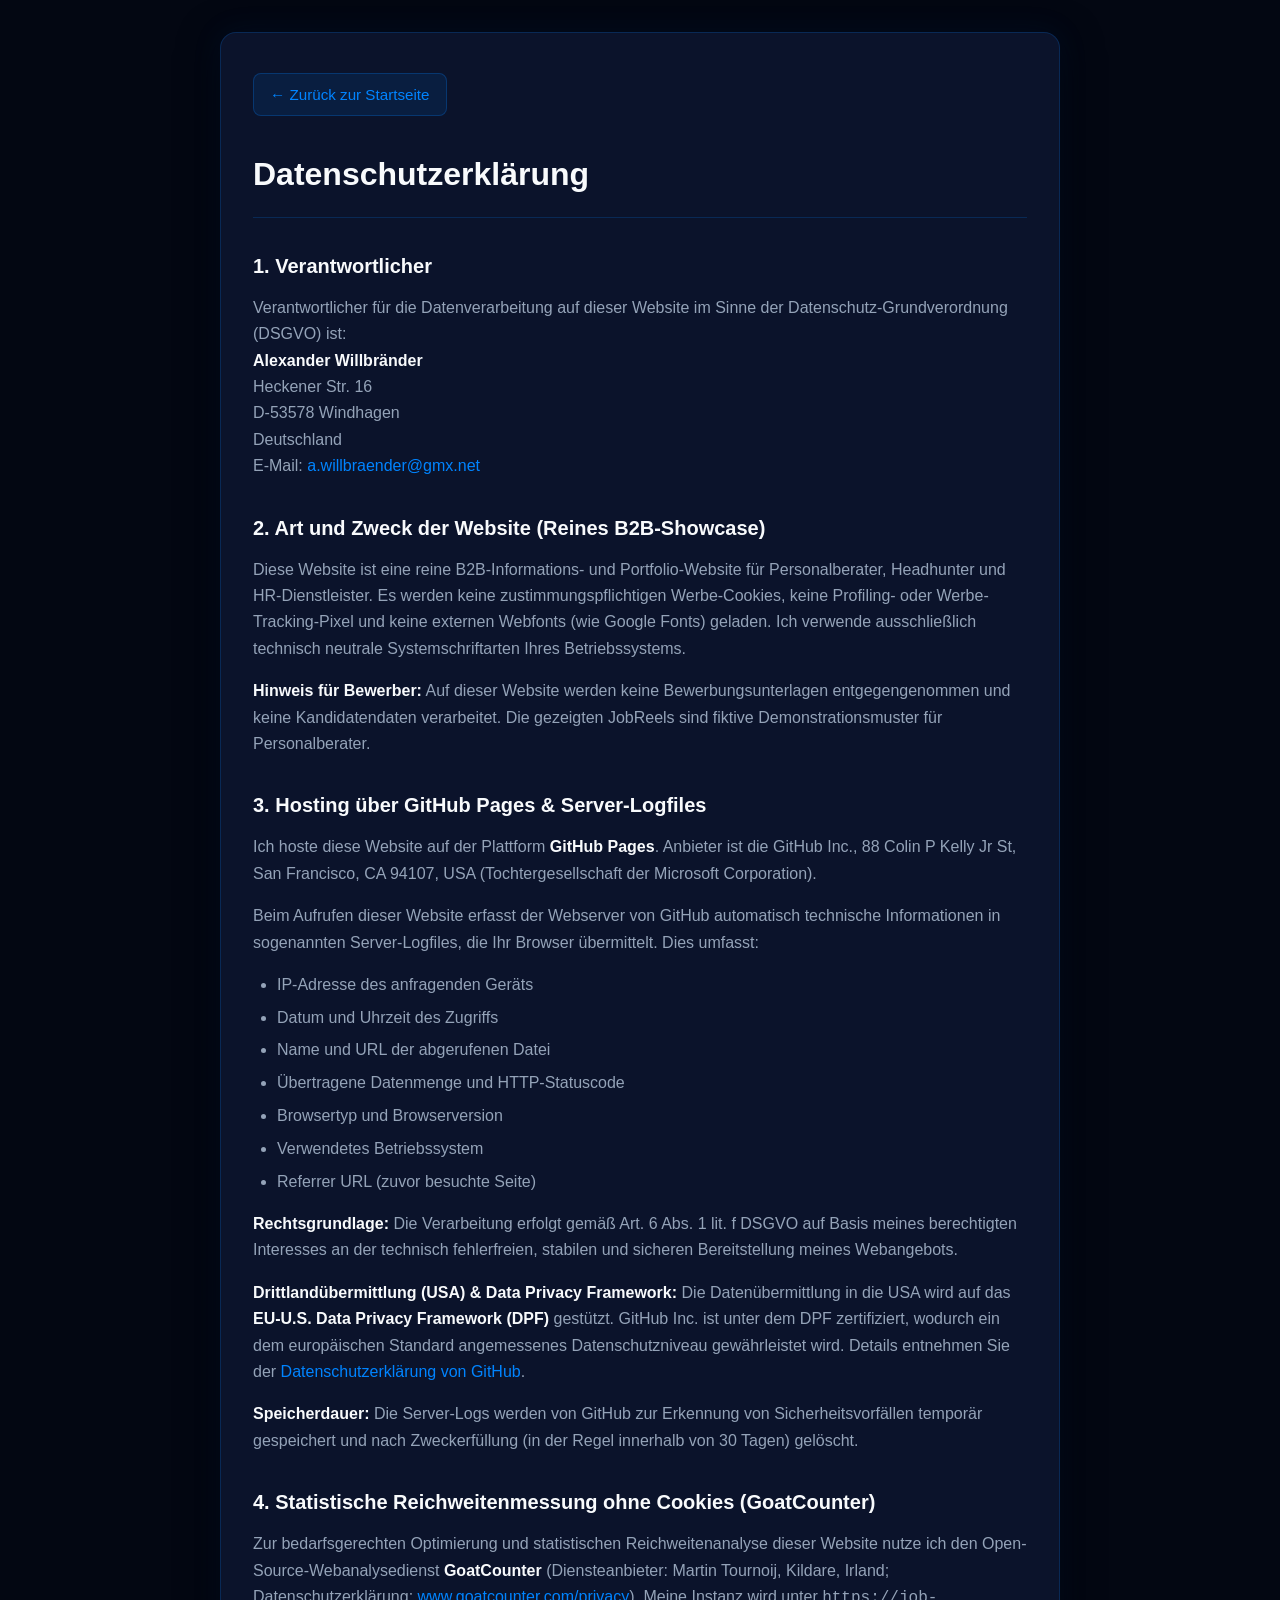
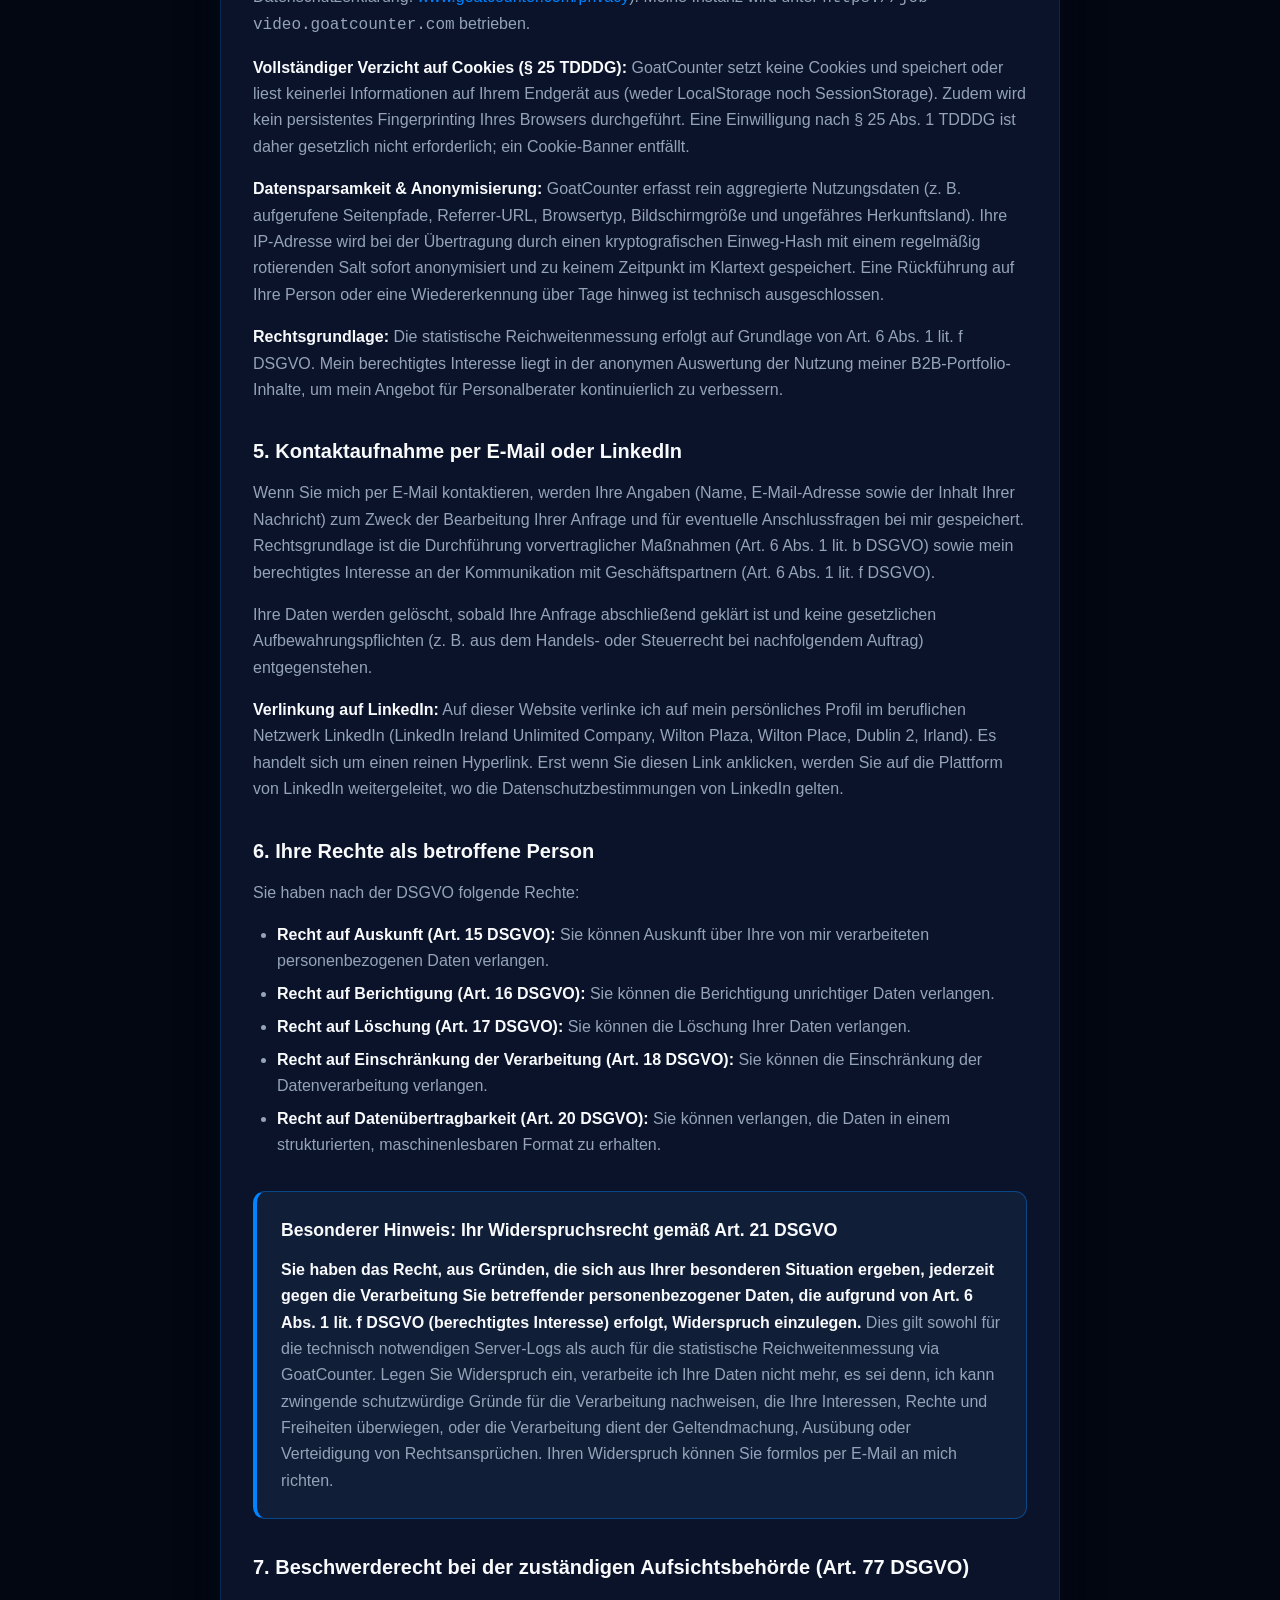
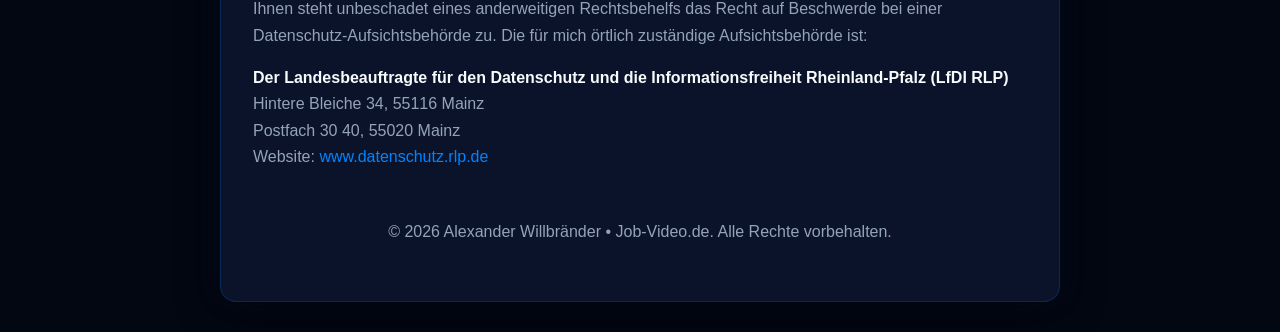
<file: datenschutz.html>
<!DOCTYPE html>
<html lang="de">
<head>
    <meta charset="UTF-8">
    <meta name="viewport" content="width=device-width, initial-scale=1.0">
    <title>Datenschutzerklärung | Alexander Willbränder — Job-Video.de</title>
    <meta name="robots" content="noindex, follow">
    <link rel="stylesheet" href="css/legal.css">
</head>
<body>
    <div class="legal-wrapper">
        <a href="jobreels-1/" class="back-link">← Zurück zur Startseite</a>
        
        <h1>Datenschutzerklärung</h1>
        
        <h2>1. Verantwortlicher</h2>
        <p>Verantwortlicher für die Datenverarbeitung auf dieser Website im Sinne der Datenschutz-Grundverordnung (DSGVO) ist:<br>
        <strong>Alexander Willbränder</strong><br>
        Heckener Str. 16<br>
        D-53578 Windhagen<br>
        Deutschland<br>
        E-Mail: <span class="safe-mail" data-encoded="YS53aWxsYnJhZW5kZXJAZ214Lm5ldA=="><noscript>a.willbraender [at] gmx.net</noscript></span></p>

        <h2>2. Art und Zweck der Website (Reines B2B-Showcase)</h2>
        <p>Diese Website ist eine reine B2B-Informations- und Portfolio-Website für Personalberater, Headhunter und HR-Dienstleister. Es werden keine zustimmungspflichtigen Werbe-Cookies, keine Profiling- oder Werbe-Tracking-Pixel und keine externen Webfonts (wie Google Fonts) geladen. Ich verwende ausschließlich technisch neutrale Systemschriftarten Ihres Betriebssystems.</p>
        <p><strong>Hinweis für Bewerber:</strong> Auf dieser Website werden keine Bewerbungsunterlagen entgegengenommen und keine Kandidatendaten verarbeitet. Die gezeigten JobReels sind fiktive Demonstrationsmuster für Personalberater.</p>

        <h2>3. Hosting über GitHub Pages & Server-Logfiles</h2>
        <p>Ich hoste diese Website auf der Plattform <strong>GitHub Pages</strong>. Anbieter ist die GitHub Inc., 88 Colin P Kelly Jr St, San Francisco, CA 94107, USA (Tochtergesellschaft der Microsoft Corporation).</p>
        <p>Beim Aufrufen dieser Website erfasst der Webserver von GitHub automatisch technische Informationen in sogenannten Server-Logfiles, die Ihr Browser übermittelt. Dies umfasst:</p>
        <ul>
            <li>IP-Adresse des anfragenden Geräts</li>
            <li>Datum und Uhrzeit des Zugriffs</li>
            <li>Name und URL der abgerufenen Datei</li>
            <li>Übertragene Datenmenge und HTTP-Statuscode</li>
            <li>Browsertyp und Browserversion</li>
            <li>Verwendetes Betriebssystem</li>
            <li>Referrer URL (zuvor besuchte Seite)</li>
        </ul>
        <p><strong>Rechtsgrundlage:</strong> Die Verarbeitung erfolgt gemäß Art. 6 Abs. 1 lit. f DSGVO auf Basis meines berechtigten Interesses an der technisch fehlerfreien, stabilen und sicheren Bereitstellung meines Webangebots.</p>
        <p><strong>Drittlandübermittlung (USA) & Data Privacy Framework:</strong> Die Datenübermittlung in die USA wird auf das <strong>EU-U.S. Data Privacy Framework (DPF)</strong> gestützt. GitHub Inc. ist unter dem DPF zertifiziert, wodurch ein dem europäischen Standard angemessenes Datenschutzniveau gewährleistet wird. Details entnehmen Sie der <a href="https://docs.github.com/en/site-policy/privacy-policies/github-privacy-statement" target="_blank" rel="noopener">Datenschutzerklärung von GitHub</a>.</p>
        <p><strong>Speicherdauer:</strong> Die Server-Logs werden von GitHub zur Erkennung von Sicherheitsvorfällen temporär gespeichert und nach Zweckerfüllung (in der Regel innerhalb von 30 Tagen) gelöscht.</p>

        <h2>4. Statistische Reichweitenmessung ohne Cookies (GoatCounter)</h2>
        <p>Zur bedarfsgerechten Optimierung und statistischen Reichweitenanalyse dieser Website nutze ich den Open-Source-Webanalysedienst <strong>GoatCounter</strong> (Diensteanbieter: Martin Tournoij, Kildare, Irland; Datenschutzerklärung: <a href="https://www.goatcounter.com/privacy" target="_blank" rel="noopener">www.goatcounter.com/privacy</a>). Meine Instanz wird unter <code>https://job-video.goatcounter.com</code> betrieben.</p>
        <p><strong>Vollständiger Verzicht auf Cookies (§ 25 TDDDG):</strong> GoatCounter setzt keine Cookies und speichert oder liest keinerlei Informationen auf Ihrem Endgerät aus (weder LocalStorage noch SessionStorage). Zudem wird kein persistentes Fingerprinting Ihres Browsers durchgeführt. Eine Einwilligung nach § 25 Abs. 1 TDDDG ist daher gesetzlich nicht erforderlich; ein Cookie-Banner entfällt.</p>
        <p><strong>Datensparsamkeit & Anonymisierung:</strong> GoatCounter erfasst rein aggregierte Nutzungsdaten (z. B. aufgerufene Seitenpfade, Referrer-URL, Browsertyp, Bildschirmgröße und ungefähres Herkunftsland). Ihre IP-Adresse wird bei der Übertragung durch einen kryptografischen Einweg-Hash mit einem regelmäßig rotierenden Salt sofort anonymisiert und zu keinem Zeitpunkt im Klartext gespeichert. Eine Rückführung auf Ihre Person oder eine Wiedererkennung über Tage hinweg ist technisch ausgeschlossen.</p>
        <p><strong>Rechtsgrundlage:</strong> Die statistische Reichweitenmessung erfolgt auf Grundlage von Art. 6 Abs. 1 lit. f DSGVO. Mein berechtigtes Interesse liegt in der anonymen Auswertung der Nutzung meiner B2B-Portfolio-Inhalte, um mein Angebot für Personalberater kontinuierlich zu verbessern.</p>

        <h2>5. Kontaktaufnahme per E-Mail oder LinkedIn</h2>
        <p>Wenn Sie mich per E-Mail kontaktieren, werden Ihre Angaben (Name, E-Mail-Adresse sowie der Inhalt Ihrer Nachricht) zum Zweck der Bearbeitung Ihrer Anfrage und für eventuelle Anschlussfragen bei mir gespeichert. Rechtsgrundlage ist die Durchführung vorvertraglicher Maßnahmen (Art. 6 Abs. 1 lit. b DSGVO) sowie mein berechtigtes Interesse an der Kommunikation mit Geschäftspartnern (Art. 6 Abs. 1 lit. f DSGVO).</p>
        <p>Ihre Daten werden gelöscht, sobald Ihre Anfrage abschließend geklärt ist und keine gesetzlichen Aufbewahrungspflichten (z. B. aus dem Handels- oder Steuerrecht bei nachfolgendem Auftrag) entgegenstehen.</p>
        <p><strong>Verlinkung auf LinkedIn:</strong> Auf dieser Website verlinke ich auf mein persönliches Profil im beruflichen Netzwerk LinkedIn (LinkedIn Ireland Unlimited Company, Wilton Plaza, Wilton Place, Dublin 2, Irland). Es handelt sich um einen reinen Hyperlink. Erst wenn Sie diesen Link anklicken, werden Sie auf die Plattform von LinkedIn weitergeleitet, wo die Datenschutzbestimmungen von LinkedIn gelten.</p>

        <h2>6. Ihre Rechte als betroffene Person</h2>
        <p>Sie haben nach der DSGVO folgende Rechte:</p>
        <ul>
            <li><strong>Recht auf Auskunft (Art. 15 DSGVO):</strong> Sie können Auskunft über Ihre von mir verarbeiteten personenbezogenen Daten verlangen.</li>
            <li><strong>Recht auf Berichtigung (Art. 16 DSGVO):</strong> Sie können die Berichtigung unrichtiger Daten verlangen.</li>
            <li><strong>Recht auf Löschung (Art. 17 DSGVO):</strong> Sie können die Löschung Ihrer Daten verlangen.</li>
            <li><strong>Recht auf Einschränkung der Verarbeitung (Art. 18 DSGVO):</strong> Sie können die Einschränkung der Datenverarbeitung verlangen.</li>
            <li><strong>Recht auf Datenübertragbarkeit (Art. 20 DSGVO):</strong> Sie können verlangen, die Daten in einem strukturierten, maschinenlesbaren Format zu erhalten.</li>
        </ul>

        <div class="contact-card" style="border-left: 4px solid var(--brand-electric); margin: 2rem 0;">
            <h3 style="color: var(--text-primary); margin-bottom: 0.75rem;">Besonderer Hinweis: Ihr Widerspruchsrecht gemäß Art. 21 DSGVO</h3>
            <p style="margin-bottom: 0;"><strong>Sie haben das Recht, aus Gründen, die sich aus Ihrer besonderen Situation ergeben, jederzeit gegen die Verarbeitung Sie betreffender personenbezogener Daten, die aufgrund von Art. 6 Abs. 1 lit. f DSGVO (berechtigtes Interesse) erfolgt, Widerspruch einzulegen.</strong> Dies gilt sowohl für die technisch notwendigen Server-Logs als auch für die statistische Reichweitenmessung via GoatCounter. Legen Sie Widerspruch ein, verarbeite ich Ihre Daten nicht mehr, es sei denn, ich kann zwingende schutzwürdige Gründe für die Verarbeitung nachweisen, die Ihre Interessen, Rechte und Freiheiten überwiegen, oder die Verarbeitung dient der Geltendmachung, Ausübung oder Verteidigung von Rechtsansprüchen. Ihren Widerspruch können Sie formlos per E-Mail an mich richten.</p>
        </div>

        <h2>7. Beschwerderecht bei der zuständigen Aufsichtsbehörde (Art. 77 DSGVO)</h2>
        <p>Ihnen steht unbeschadet eines anderweitigen Rechtsbehelfs das Recht auf Beschwerde bei einer Datenschutz-Aufsichtsbehörde zu. Die für mich örtlich zuständige Aufsichtsbehörde ist:</p>
        <p><strong>Der Landesbeauftragte für den Datenschutz und die Informationsfreiheit Rheinland-Pfalz (LfDI RLP)</strong><br>
        Hintere Bleiche 34, 55116 Mainz<br>
        Postfach 30 40, 55020 Mainz<br>
        Website: <a href="https://www.datenschutz.rlp.de" target="_blank" rel="noopener">www.datenschutz.rlp.de</a></p>

        <footer>
            <p>&copy; 2026 Alexander Willbränder • Job-Video.de. Alle Rechte vorbehalten.</p>
        </footer>
    </div>
    <script src="js/legal.js"></script>
    <script data-goatcounter="https://job-video.goatcounter.com/count" async src="//gc.zgo.at/count.js"></script>
</body>
</html>
</file>
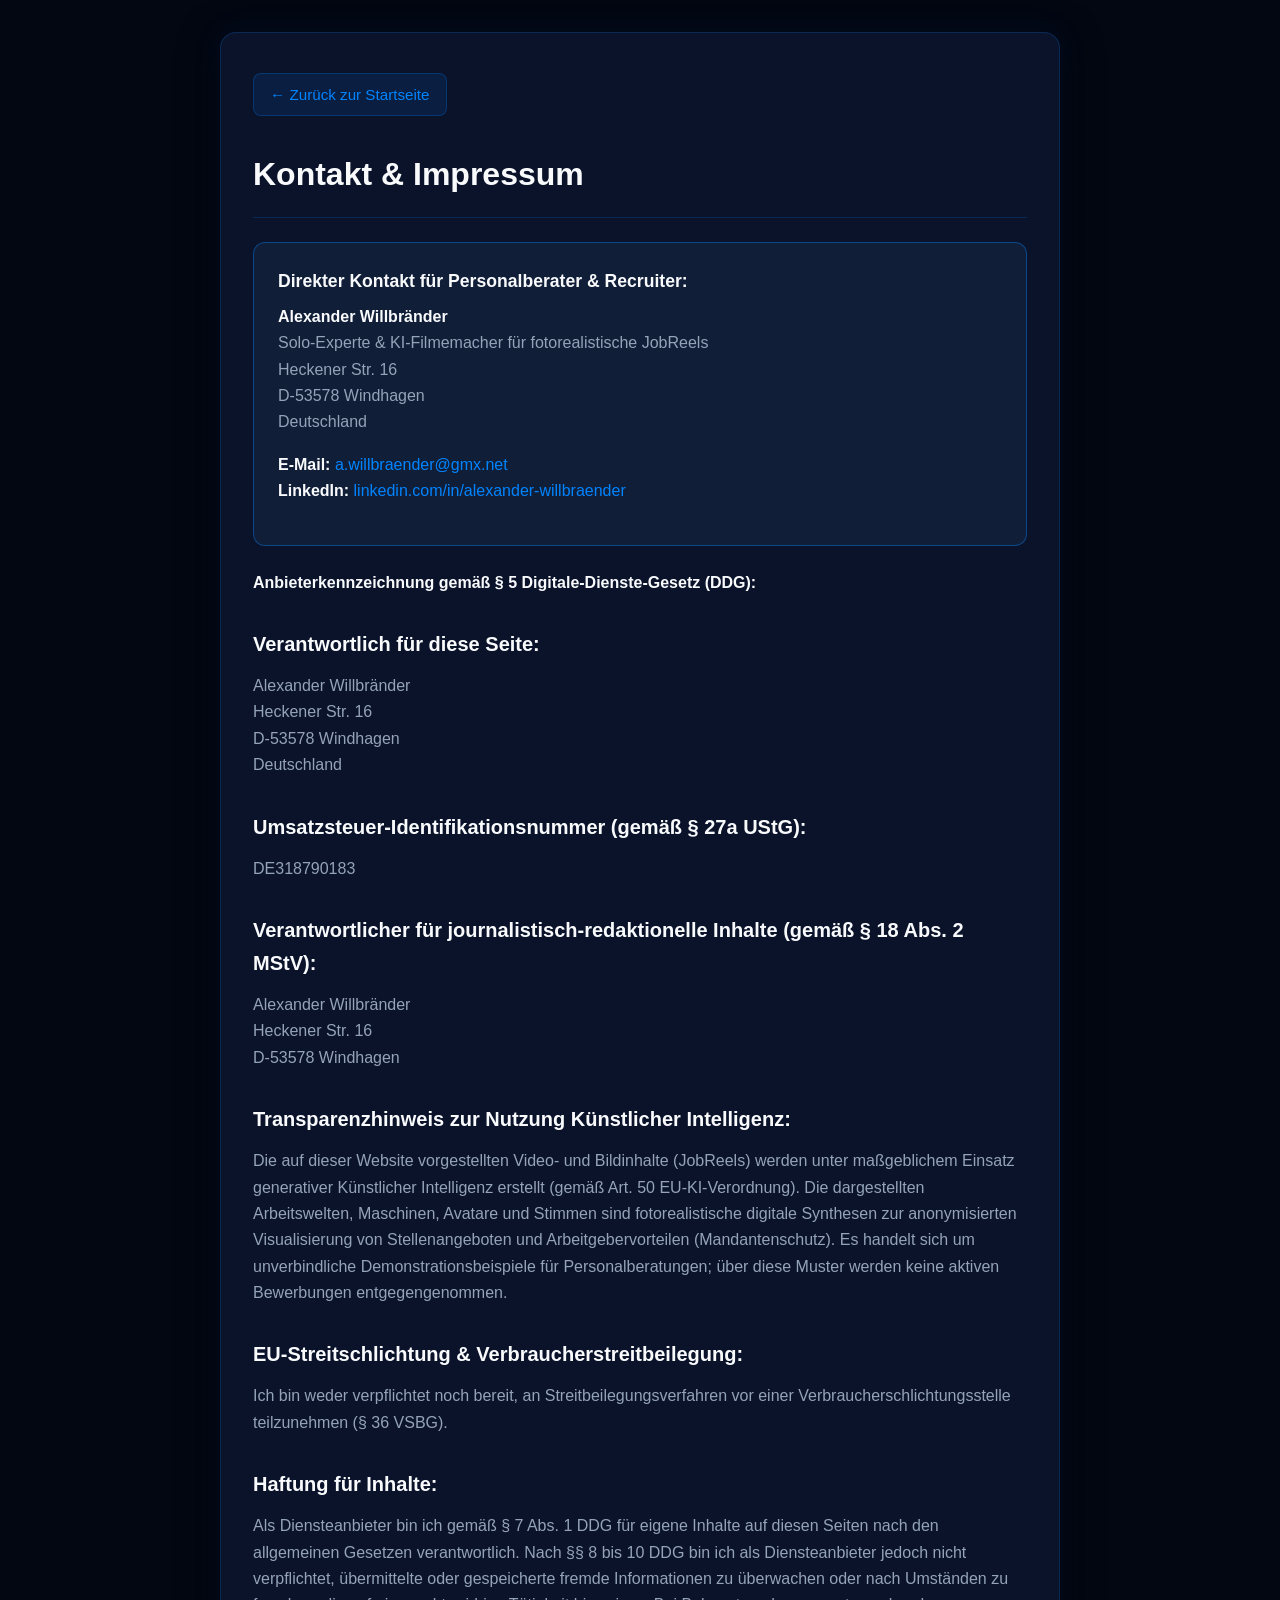
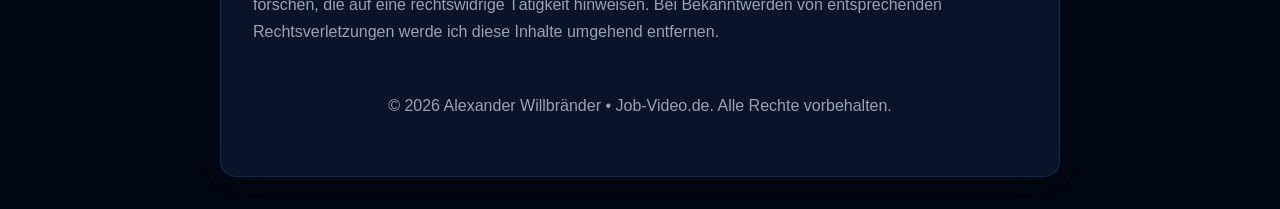
<file: impressum.html>
<!DOCTYPE html>
<html lang="de">
<head>
    <meta charset="UTF-8">
    <meta name="viewport" content="width=device-width, initial-scale=1.0">
    <title>Kontakt & Impressum | Alexander Willbränder — Job-Video.de</title>
    <meta name="robots" content="noindex, follow">
    <link rel="stylesheet" href="css/legal.css">
</head>
<body>
    <div class="legal-wrapper">
        <a href="jobreels-1/" class="back-link">← Zurück zur Startseite</a>
        
        <h1>Kontakt & Impressum</h1>

        <div class="contact-card">
            <h3>Direkter Kontakt für Personalberater & Recruiter:</h3>
            <p><strong>Alexander Willbränder</strong><br>
            Solo-Experte & KI-Filmemacher für fotorealistische JobReels<br>
            Heckener Str. 16<br>
            D-53578 Windhagen<br>
            Deutschland</p>
            <p><strong>E-Mail:</strong> <span class="safe-mail" data-encoded="YS53aWxsYnJhZW5kZXJAZ214Lm5ldA=="><noscript>a.willbraender [at] gmx.net</noscript></span><br>
            <strong>LinkedIn:</strong> <a href="https://www.linkedin.com/in/alexander-willbraender" target="_blank" rel="noopener">linkedin.com/in/alexander-willbraender</a></p>
        </div>

        <p><strong>Anbieterkennzeichnung gemäß § 5 Digitale-Dienste-Gesetz (DDG):</strong></p>
        
        <h2>Verantwortlich für diese Seite:</h2>
        <p>Alexander Willbränder<br>
        Heckener Str. 16<br>
        D-53578 Windhagen<br>
        Deutschland</p>

        <h2>Umsatzsteuer-Identifikationsnummer (gemäß § 27a UStG):</h2>
        <p>DE318790183</p>

        <h2>Verantwortlicher für journalistisch-redaktionelle Inhalte (gemäß § 18 Abs. 2 MStV):</h2>
        <p>Alexander Willbränder<br>
        Heckener Str. 16<br>
        D-53578 Windhagen</p>

        <h2>Transparenzhinweis zur Nutzung Künstlicher Intelligenz:</h2>
        <p>Die auf dieser Website vorgestellten Video- und Bildinhalte (JobReels) werden unter maßgeblichem Einsatz generativer Künstlicher Intelligenz erstellt (gemäß Art. 50 EU-KI-Verordnung). Die dargestellten Arbeitswelten, Maschinen, Avatare und Stimmen sind fotorealistische digitale Synthesen zur anonymisierten Visualisierung von Stellenangeboten und Arbeitgebervorteilen (Mandantenschutz). Es handelt sich um unverbindliche Demonstrationsbeispiele für Personalberatungen; über diese Muster werden keine aktiven Bewerbungen entgegengenommen.</p>

        <h2>EU-Streitschlichtung & Verbraucherstreitbeilegung:</h2>
        <p>Ich bin weder verpflichtet noch bereit, an Streitbeilegungsverfahren vor einer Verbraucherschlichtungsstelle teilzunehmen (§ 36 VSBG).</p>

        <h2>Haftung für Inhalte:</h2>
        <p>Als Diensteanbieter bin ich gemäß § 7 Abs. 1 DDG für eigene Inhalte auf diesen Seiten nach den allgemeinen Gesetzen verantwortlich. Nach §§ 8 bis 10 DDG bin ich als Diensteanbieter jedoch nicht verpflichtet, übermittelte oder gespeicherte fremde Informationen zu überwachen oder nach Umständen zu forschen, die auf eine rechtswidrige Tätigkeit hinweisen. Bei Bekanntwerden von entsprechenden Rechtsverletzungen werde ich diese Inhalte umgehend entfernen.</p>

        <footer>
            <p>&copy; 2026 Alexander Willbränder • Job-Video.de. Alle Rechte vorbehalten.</p>
        </footer>
    </div>
    <script src="js/legal.js"></script>
    <script data-goatcounter="https://job-video.goatcounter.com/count" async src="//gc.zgo.at/count.js"></script>
</body>
</html>
</file>
<file: 261106/fonts/local_fonts.css>
@font-face {
  font-family: 'JetBrains Mono';
  font-style: normal;
  font-weight: 500;
  font-display: swap;
  src: url('jetbrains_mono-500-latin-ext.woff2') format('woff2');
  unicode-range: U+0100-02BA, U+02BD-02C5, U+02C7-02CC, U+02CE-02D7, U+02DD-02FF, U+0304, U+0308, U+0329, U+1D00-1DBF, U+1E00-1E9F, U+1EF2-1EFF, U+2020, U+20A0-20AB, U+20AD-20C4, U+2113, U+2C60-2C7F, U+A720-A7FF;
}

@font-face {
  font-family: 'JetBrains Mono';
  font-style: normal;
  font-weight: 500;
  font-display: swap;
  src: url('jetbrains_mono-500-latin.woff2') format('woff2');
  unicode-range: U+0000-00FF, U+0131, U+0152-0153, U+02BB-02BC, U+02C6, U+02DA, U+02DC, U+0304, U+0308, U+0329, U+2000-206F, U+20AC, U+2122, U+2191, U+2193, U+2212, U+2215, U+FEFF, U+FFFD;
}

@font-face {
  font-family: 'JetBrains Mono';
  font-style: normal;
  font-weight: 700;
  font-display: swap;
  src: url('jetbrains_mono-700-latin-ext.woff2') format('woff2');
  unicode-range: U+0100-02BA, U+02BD-02C5, U+02C7-02CC, U+02CE-02D7, U+02DD-02FF, U+0304, U+0308, U+0329, U+1D00-1DBF, U+1E00-1E9F, U+1EF2-1EFF, U+2020, U+20A0-20AB, U+20AD-20C4, U+2113, U+2C60-2C7F, U+A720-A7FF;
}

@font-face {
  font-family: 'JetBrains Mono';
  font-style: normal;
  font-weight: 700;
  font-display: swap;
  src: url('jetbrains_mono-700-latin.woff2') format('woff2');
  unicode-range: U+0000-00FF, U+0131, U+0152-0153, U+02BB-02BC, U+02C6, U+02DA, U+02DC, U+0304, U+0308, U+0329, U+2000-206F, U+20AC, U+2122, U+2191, U+2193, U+2212, U+2215, U+FEFF, U+FFFD;
}

@font-face {
  font-family: 'Plus Jakarta Sans';
  font-style: normal;
  font-weight: 400;
  font-display: swap;
  src: url('plus_jakarta_sans-400-latin-ext.woff2') format('woff2');
  unicode-range: U+0100-02BA, U+02BD-02C5, U+02C7-02CC, U+02CE-02D7, U+02DD-02FF, U+0304, U+0308, U+0329, U+1D00-1DBF, U+1E00-1E9F, U+1EF2-1EFF, U+2020, U+20A0-20AB, U+20AD-20C4, U+2113, U+2C60-2C7F, U+A720-A7FF;
}

@font-face {
  font-family: 'Plus Jakarta Sans';
  font-style: normal;
  font-weight: 400;
  font-display: swap;
  src: url('plus_jakarta_sans-400-latin.woff2') format('woff2');
  unicode-range: U+0000-00FF, U+0131, U+0152-0153, U+02BB-02BC, U+02C6, U+02DA, U+02DC, U+0304, U+0308, U+0329, U+2000-206F, U+20AC, U+2122, U+2191, U+2193, U+2212, U+2215, U+FEFF, U+FFFD;
}

@font-face {
  font-family: 'Plus Jakarta Sans';
  font-style: normal;
  font-weight: 500;
  font-display: swap;
  src: url('plus_jakarta_sans-500-latin-ext.woff2') format('woff2');
  unicode-range: U+0100-02BA, U+02BD-02C5, U+02C7-02CC, U+02CE-02D7, U+02DD-02FF, U+0304, U+0308, U+0329, U+1D00-1DBF, U+1E00-1E9F, U+1EF2-1EFF, U+2020, U+20A0-20AB, U+20AD-20C4, U+2113, U+2C60-2C7F, U+A720-A7FF;
}

@font-face {
  font-family: 'Plus Jakarta Sans';
  font-style: normal;
  font-weight: 500;
  font-display: swap;
  src: url('plus_jakarta_sans-500-latin.woff2') format('woff2');
  unicode-range: U+0000-00FF, U+0131, U+0152-0153, U+02BB-02BC, U+02C6, U+02DA, U+02DC, U+0304, U+0308, U+0329, U+2000-206F, U+20AC, U+2122, U+2191, U+2193, U+2212, U+2215, U+FEFF, U+FFFD;
}

@font-face {
  font-family: 'Plus Jakarta Sans';
  font-style: normal;
  font-weight: 600;
  font-display: swap;
  src: url('plus_jakarta_sans-600-latin-ext.woff2') format('woff2');
  unicode-range: U+0100-02BA, U+02BD-02C5, U+02C7-02CC, U+02CE-02D7, U+02DD-02FF, U+0304, U+0308, U+0329, U+1D00-1DBF, U+1E00-1E9F, U+1EF2-1EFF, U+2020, U+20A0-20AB, U+20AD-20C4, U+2113, U+2C60-2C7F, U+A720-A7FF;
}

@font-face {
  font-family: 'Plus Jakarta Sans';
  font-style: normal;
  font-weight: 600;
  font-display: swap;
  src: url('plus_jakarta_sans-600-latin.woff2') format('woff2');
  unicode-range: U+0000-00FF, U+0131, U+0152-0153, U+02BB-02BC, U+02C6, U+02DA, U+02DC, U+0304, U+0308, U+0329, U+2000-206F, U+20AC, U+2122, U+2191, U+2193, U+2212, U+2215, U+FEFF, U+FFFD;
}

@font-face {
  font-family: 'Plus Jakarta Sans';
  font-style: normal;
  font-weight: 700;
  font-display: swap;
  src: url('plus_jakarta_sans-700-latin-ext.woff2') format('woff2');
  unicode-range: U+0100-02BA, U+02BD-02C5, U+02C7-02CC, U+02CE-02D7, U+02DD-02FF, U+0304, U+0308, U+0329, U+1D00-1DBF, U+1E00-1E9F, U+1EF2-1EFF, U+2020, U+20A0-20AB, U+20AD-20C4, U+2113, U+2C60-2C7F, U+A720-A7FF;
}

@font-face {
  font-family: 'Plus Jakarta Sans';
  font-style: normal;
  font-weight: 700;
  font-display: swap;
  src: url('plus_jakarta_sans-700-latin.woff2') format('woff2');
  unicode-range: U+0000-00FF, U+0131, U+0152-0153, U+02BB-02BC, U+02C6, U+02DA, U+02DC, U+0304, U+0308, U+0329, U+2000-206F, U+20AC, U+2122, U+2191, U+2193, U+2212, U+2215, U+FEFF, U+FFFD;
}

@font-face {
  font-family: 'Plus Jakarta Sans';
  font-style: normal;
  font-weight: 800;
  font-display: swap;
  src: url('plus_jakarta_sans-800-latin-ext.woff2') format('woff2');
  unicode-range: U+0100-02BA, U+02BD-02C5, U+02C7-02CC, U+02CE-02D7, U+02DD-02FF, U+0304, U+0308, U+0329, U+1D00-1DBF, U+1E00-1E9F, U+1EF2-1EFF, U+2020, U+20A0-20AB, U+20AD-20C4, U+2113, U+2C60-2C7F, U+A720-A7FF;
}

@font-face {
  font-family: 'Plus Jakarta Sans';
  font-style: normal;
  font-weight: 800;
  font-display: swap;
  src: url('plus_jakarta_sans-800-latin.woff2') format('woff2');
  unicode-range: U+0000-00FF, U+0131, U+0152-0153, U+02BB-02BC, U+02C6, U+02DA, U+02DC, U+0304, U+0308, U+0329, U+2000-206F, U+20AC, U+2122, U+2191, U+2193, U+2212, U+2215, U+FEFF, U+FFFD;
}
</file>
<file: jobreels-1/css/style.css>
/* ==========================================================================
   JOB-VIDEO.DE — Style System
   Theme: Meta Electric Blue • Vanilla CSS3
   Architecture: Mobile-First, Zero-Dependency, Pure Native Web
   Aspect Ratio: Strictly 9:16 Vertical Video Engine
   ========================================================================== */

/* --------------------------------------------------------------------------
   1. Design Tokens & CSS Variables
   -------------------------------------------------------------------------- */
:root {
    /* Color Palette (Meta Electric Blue & Deep Midnight) */
    --bg-dark: #030712;
    --bg-card: rgba(15, 23, 42, 0.75);
    --bg-card-hover: rgba(17, 30, 56, 0.95);
    --bg-card-border: rgba(0, 132, 255, 0.25);
    --bg-card-glow: rgba(0, 132, 255, 0.45);
    
    --brand-blue: #0064E0;
    --brand-electric: #0084FF;
    --brand-cyan: #00D2FF;
    --brand-gradient: linear-gradient(135deg, #0064E0 0%, #0084FF 50%, #00D2FF 100%);
    --brand-glow: 0 0 25px rgba(0, 132, 255, 0.5);

    --text-primary: #F8FAFC;
    --text-secondary: #94A3B8;
    --text-muted: #64748B;
    --text-accent: #38BDF8;

    /* Spacing & Layout */
    --container-max: 1200px;
    --header-height: 72px;
    --radius-sm: 8px;
    --radius-md: 14px;
    --radius-lg: 20px;
    --radius-pill: 9999px;

    /* Typography */
    --font-sans: -apple-system, BlinkMacSystemFont, "Segoe UI", Roboto, Helvetica, Arial, sans-serif;
    --transition-fast: 0.2s cubic-bezier(0.16, 1, 0.3, 1);
    --transition-smooth: 0.35s cubic-bezier(0.16, 1, 0.3, 1);
}

/* --------------------------------------------------------------------------
   2. Base & Reset
   -------------------------------------------------------------------------- */
*, *::before, *::after {
    box-sizing: border-box;
    margin: 0;
    padding: 0;
}

html {
    scroll-behavior: smooth;
    font-size: 16px;
    background-color: var(--bg-dark);
}

body {
    background-color: var(--bg-dark);
    color: var(--text-primary);
    font-family: var(--font-sans);
    line-height: 1.6;
    overflow-x: hidden;
    -webkit-font-smoothing: antialiased;
}

img, video {
    display: block;
    max-width: 100%;
}

a {
    color: inherit;
    text-decoration: none;
}

/* --------------------------------------------------------------------------
   3. Utilities & Container
   -------------------------------------------------------------------------- */
.container {
    width: 100%;
    max-width: var(--container-max);
    margin: 0 auto;
    padding: 0 1.25rem;
}

.text-center { text-align: center; }
.text-gradient {
    background: var(--brand-gradient);
    -webkit-background-clip: text;
    -webkit-text-fill-color: transparent;
}

.badge {
    display: inline-flex;
    align-items: center;
    gap: 0.5rem;
    padding: 0.4rem 0.9rem;
    border-radius: var(--radius-pill);
    font-size: 0.75rem;
    font-weight: 700;
    letter-spacing: 0.05em;
    text-transform: uppercase;
    background: rgba(0, 132, 255, 0.12);
    border: 1px solid rgba(0, 132, 255, 0.35);
    color: var(--brand-cyan);
    box-shadow: 0 0 15px rgba(0, 132, 255, 0.2);
}

/* --------------------------------------------------------------------------
   4. Buttons
   -------------------------------------------------------------------------- */
.btn {
    display: inline-flex;
    align-items: center;
    justify-content: center;
    gap: 0.6rem;
    padding: 0.85rem 1.75rem;
    border-radius: var(--radius-pill);
    font-weight: 600;
    font-size: 1rem;
    cursor: pointer;
    transition: all var(--transition-fast);
    border: none;
    text-decoration: none;
}

.btn-primary {
    background: var(--brand-gradient);
    color: #ffffff;
    box-shadow: 0 4px 20px rgba(0, 100, 224, 0.4), var(--brand-glow);
}

.btn-primary:hover {
    transform: translateY(-2px);
    box-shadow: 0 8px 30px rgba(0, 132, 255, 0.6), 0 0 35px rgba(0, 210, 255, 0.5);
}

.btn-secondary {
    background: rgba(15, 23, 42, 0.8);
    color: var(--text-primary);
    border: 1px solid var(--bg-card-border);
}

.btn-secondary:hover {
    background: rgba(30, 41, 59, 0.9);
    border-color: var(--brand-electric);
    transform: translateY(-2px);
}

.btn-sm {
    padding: 0.5rem 1rem;
    font-size: 0.875rem;
}

/* --------------------------------------------------------------------------
   5. Sticky Navigation Header
   -------------------------------------------------------------------------- */
.site-header {
    position: sticky;
    top: 0;
    left: 0;
    right: 0;
    height: var(--header-height);
    background: rgba(3, 7, 18, 0.85);
    backdrop-filter: blur(16px);
    -webkit-backdrop-filter: blur(16px);
    border-bottom: 1px solid rgba(0, 132, 255, 0.15);
    z-index: 100;
    display: flex;
    align-items: center;
}

.header-container {
    display: flex;
    align-items: center;
    justify-content: space-between;
    width: 100%;
}

.brand-logo {
    display: flex;
    align-items: center;
    gap: 0.6rem;
    font-weight: 700;
    font-size: 1.05rem;
    color: #ffffff;
    letter-spacing: -0.01em;
}

.brand-logo .logo-icon {
    width: 32px;
    height: 32px;
    border-radius: 8px;
    background: var(--brand-gradient);
    display: flex;
    align-items: center;
    justify-content: center;
    color: white;
    font-weight: 900;
    font-size: 1rem;
    box-shadow: 0 0 12px rgba(0, 132, 255, 0.4);
}

.brand-logo .brand-divider {
    color: rgba(255, 255, 255, 0.25);
    font-weight: 300;
}

.nav-links {
    display: flex;
    align-items: center;
    gap: 0.75rem;
}

.nav-link {
    color: var(--text-secondary);
    font-size: 0.9rem;
    font-weight: 500;
    padding: 0.45rem 0.85rem;
    border-radius: var(--radius-sm);
    transition: color var(--transition-fast);
}

.nav-link:hover {
    color: #ffffff;
}

.nav-link-btn {
    background: rgba(0, 132, 255, 0.12);
    border: 1px solid rgba(0, 132, 255, 0.35);
    color: var(--brand-cyan);
}

.nav-link-btn:hover {
    background: var(--brand-electric);
    color: #ffffff;
    border-color: var(--brand-electric);
}

/* --------------------------------------------------------------------------
   6. Hero Section (Option 1: Horizontal Carousel Top + Value Prop Below)
   -------------------------------------------------------------------------- */
.hero-section {
    padding: 2rem 0 4rem;
    position: relative;
    overflow: hidden;
}

/* Ambient Radial Glow */
.hero-ambient-glow {
    position: absolute;
    top: -150px;
    left: 50%;
    transform: translateX(-50%);
    width: 800px;
    height: 500px;
    background: radial-gradient(circle, rgba(0, 100, 224, 0.18) 0%, rgba(3, 7, 18, 0) 70%);
    pointer-events: none;
    z-index: 0;
}

.hero-content-wrapper {
    position: relative;
    z-index: 1;
}

/* Horizontal 9:16 Video Carousel */
.carousel-wrapper {
    position: relative;
    margin-bottom: 2.5rem;
}

.carousel-nav-btn {
    position: absolute;
    top: 50%;
    transform: translateY(-50%);
    width: 44px;
    height: 44px;
    border-radius: 50%;
    background: rgba(15, 23, 42, 0.85);
    border: 1px solid var(--bg-card-border);
    color: #ffffff;
    display: none; /* Desktop only via media query */
    align-items: center;
    justify-content: center;
    cursor: pointer;
    z-index: 10;
    transition: all var(--transition-fast);
    backdrop-filter: blur(8px);
}

.carousel-nav-btn:hover {
    background: var(--brand-electric);
    border-color: var(--brand-cyan);
    box-shadow: 0 0 20px rgba(0, 132, 255, 0.6);
}

.carousel-nav-btn.prev { left: -16px; }
.carousel-nav-btn.next { right: -16px; }

.reel-carousel {
    display: flex;
    gap: 1.25rem;
    overflow-x: auto;
    scroll-snap-type: x mandatory;
    scroll-behavior: smooth;
    padding: 1rem 0.5rem 1.5rem;
    -webkit-overflow-scrolling: touch;
    scrollbar-width: none; /* Hide default scrollbar */
}

.reel-carousel::-webkit-scrollbar {
    display: none;
}

/* Reel Card — Strictly 9:16 Aspect Ratio */
.reel-card {
    flex: 0 0 215px; /* Perfect card width on desktop */
    aspect-ratio: 9 / 16 !important;
    position: relative;
    border-radius: var(--radius-md);
    overflow: hidden;
    scroll-snap-align: center;
    background: #0b132b;
    border: 1.5px solid var(--bg-card-border);
    cursor: pointer;
    box-shadow: 0 8px 25px rgba(0, 0, 0, 0.5), 0 0 15px rgba(0, 100, 224, 0.15);
    transition: all var(--transition-smooth);
}

.reel-card:hover {
    transform: translateY(-6px) scale(1.02);
    border-color: var(--brand-cyan);
    box-shadow: 0 15px 35px rgba(0, 0, 0, 0.7), 0 0 30px var(--bg-card-glow);
}

.reel-card img {
    width: 100%;
    height: 100%;
    object-fit: cover;
    transition: transform var(--transition-smooth);
}

.reel-card:hover img {
    transform: scale(1.05);
}

/* Card Overlays */
.reel-card-overlay {
    position: absolute;
    inset: 0;
    background: linear-gradient(180deg, rgba(3, 7, 18, 0.1) 0%, rgba(3, 7, 18, 0.2) 50%, rgba(3, 7, 18, 0.95) 100%);
    display: flex;
    flex-direction: column;
    justify-content: space-between;
    padding: 0.9rem;
}

.reel-badge-top {
    align-self: flex-start;
    padding: 0.25rem 0.6rem;
    border-radius: var(--radius-pill);
    background: rgba(3, 7, 18, 0.75);
    border: 1px solid rgba(0, 132, 255, 0.4);
    font-size: 0.68rem;
    font-weight: 700;
    color: var(--brand-cyan);
    backdrop-filter: blur(4px);
}

.reel-play-btn {
    align-self: center;
    width: 48px;
    height: 48px;
    border-radius: 50%;
    background: rgba(0, 100, 224, 0.85);
    border: 2px solid #ffffff;
    display: flex;
    align-items: center;
    justify-content: center;
    color: #ffffff;
    box-shadow: 0 0 25px rgba(0, 132, 255, 0.8);
    transition: transform var(--transition-fast), background var(--transition-fast);
}

.reel-card:hover .reel-play-btn {
    transform: scale(1.15);
    background: var(--brand-electric);
}

.reel-play-btn svg {
    width: 20px;
    height: 20px;
    margin-left: 3px; /* visual center for play triangle */
}

.reel-info-bottom {
    display: flex;
    flex-direction: column;
    gap: 0.2rem;
}

.reel-title {
    font-size: 0.95rem;
    font-weight: 700;
    color: #ffffff;
    text-shadow: 0 2px 4px rgba(0, 0, 0, 0.8);
}

.reel-specs {
    font-size: 0.72rem;
    color: var(--text-secondary);
}

/* Hero Typography (Below Carousel) */
.hero-text-block {
    max-width: 860px;
    margin: 0 auto;
    text-align: center;
}

.hero-headline {
    font-size: clamp(1.8rem, 4vw, 2.85rem);
    font-weight: 800;
    line-height: 1.18;
    letter-spacing: -0.02em;
    margin: 1.25rem 0 1rem;
    color: #ffffff;
}

.hero-subline {
    font-size: clamp(1rem, 2vw, 1.2rem);
    color: var(--text-secondary);
    max-width: 720px;
    margin: 0 auto 2rem;
    line-height: 1.6;
}

.hero-cta-group {
    display: flex;
    flex-wrap: wrap;
    align-items: center;
    justify-content: center;
    gap: 1rem;
    margin-bottom: 2rem;
}

/* --------------------------------------------------------------------------
   7. Quick Trust & Hebel Bar
   -------------------------------------------------------------------------- */
.trust-bar {
    padding: 2.5rem 0;
    border-top: 1px solid rgba(0, 132, 255, 0.15);
    border-bottom: 1px solid rgba(0, 132, 255, 0.15);
    background: rgba(11, 19, 43, 0.4);
}

.trust-grid {
    display: grid;
    grid-template-columns: 1fr;
    gap: 1.5rem;
}

.trust-item {
    display: flex;
    align-items: flex-start;
    gap: 1rem;
    padding: 1.25rem;
    background: var(--bg-card);
    border: 1px solid var(--bg-card-border);
    border-radius: var(--radius-md);
    transition: transform var(--transition-fast);
}

.trust-item:hover {
    transform: translateY(-3px);
    border-color: var(--brand-electric);
}

.trust-icon {
    font-size: 1.75rem;
    line-height: 1;
}

.trust-text h3 {
    font-size: 1.05rem;
    font-weight: 700;
    color: #ffffff;
    margin-bottom: 0.3rem;
}

.trust-text p {
    font-size: 0.88rem;
    color: var(--text-secondary);
    line-height: 1.45;
}

/* --------------------------------------------------------------------------
   8. Full Showroom Grid (All 6 Reels)
   -------------------------------------------------------------------------- */
.showroom-section {
    padding: 4.5rem 0;
}

.section-header {
    text-align: center;
    max-width: 700px;
    margin: 0 auto 3rem;
}

.section-title {
    font-size: clamp(1.6rem, 3vw, 2.25rem);
    font-weight: 700;
    margin: 0.75rem 0 0.5rem;
    color: #ffffff;
}

.section-desc {
    color: var(--text-secondary);
    font-size: 1rem;
}

.showroom-grid {
    display: grid;
    grid-template-columns: repeat(auto-fit, minmax(170px, 1fr));
    gap: 1.5rem;
}

/* --------------------------------------------------------------------------
   9. The "Zubringer-Prinzip" (3-Stufen Funnel)
   -------------------------------------------------------------------------- */
.funnel-section {
    padding: 4.5rem 0;
    background: rgba(11, 19, 43, 0.3);
    border-top: 1px solid rgba(0, 132, 255, 0.1);
    border-bottom: 1px solid rgba(0, 132, 255, 0.1);
}

.funnel-grid {
    display: grid;
    grid-template-columns: 1fr;
    gap: 1.5rem;
    margin-top: 2.5rem;
}

.funnel-card {
    background: var(--bg-card);
    border: 1px solid var(--bg-card-border);
    border-radius: var(--radius-lg);
    padding: 2rem 1.5rem;
    position: relative;
    display: flex;
    flex-direction: column;
}

.funnel-step-badge {
    display: inline-flex;
    align-items: center;
    gap: 0.5rem;
    font-size: 0.8rem;
    font-weight: 800;
    color: var(--brand-cyan);
    margin-bottom: 1rem;
    text-transform: uppercase;
}

.funnel-card h3 {
    font-size: 1.25rem;
    color: #ffffff;
    margin-bottom: 0.75rem;
}

.funnel-card p {
    color: var(--text-secondary);
    font-size: 0.95rem;
    line-height: 1.55;
}

/* --------------------------------------------------------------------------
   10. Der Recruiting-Hebel (5 Modulare Hebel-Karten)
   -------------------------------------------------------------------------- */
.comparison-section {
    padding: 4.5rem 0;
    position: relative;
}

.hebel-grid {
    display: grid;
    grid-template-columns: 1fr;
    gap: 1.5rem;
    margin-top: 2.5rem;
}

.hebel-card {
    background: rgba(15, 23, 42, 0.72);
    backdrop-filter: blur(14px);
    -webkit-backdrop-filter: blur(14px);
    border: 1px solid rgba(255, 255, 255, 0.08);
    border-radius: var(--radius-lg);
    padding: 1.6rem;
    display: flex;
    flex-direction: column;
    box-shadow: 0 10px 30px rgba(0, 0, 0, 0.45);
    transition: transform var(--transition-fast), border-color var(--transition-fast), box-shadow var(--transition-fast);
}

.hebel-card:hover {
    border-color: rgba(0, 210, 255, 0.35);
    box-shadow: 0 14px 40px rgba(0, 100, 224, 0.2);
    transform: translateY(-2px);
}

.hebel-card-header {
    display: flex;
    align-items: center;
    gap: 0.85rem;
    margin-bottom: 1.25rem;
    padding-bottom: 0.85rem;
    border-bottom: 1px solid rgba(255, 255, 255, 0.08);
}

.hebel-card-num {
    display: inline-flex;
    align-items: center;
    justify-content: center;
    width: 32px;
    height: 32px;
    border-radius: 8px;
    background: rgba(0, 210, 255, 0.12);
    border: 1px solid rgba(0, 210, 255, 0.3);
    color: var(--brand-cyan);
    font-size: 0.85rem;
    font-weight: 800;
    font-variant-numeric: tabular-nums;
    flex-shrink: 0;
}

.hebel-card-title {
    font-size: 1.15rem;
    font-weight: 700;
    color: #ffffff;
    line-height: 1.3;
}

.hebel-card-body {
    display: flex;
    flex-direction: column;
    gap: 0.75rem;
    flex-grow: 1;
}

.hebel-box {
    border-radius: var(--radius-md);
    padding: 1.15rem 1.25rem;
    display: flex;
    flex-direction: column;
}

/* Konventionelle Text-/Bild-Anzeige (Problem) */
.hebel-box-problem {
    background: rgba(244, 63, 94, 0.05);
    border: 1px solid rgba(244, 63, 94, 0.16);
}

.hebel-tag-bad {
    display: inline-flex;
    align-items: center;
    gap: 0.4rem;
    font-size: 0.75rem;
    font-weight: 700;
    text-transform: uppercase;
    letter-spacing: 0.04em;
    color: #f87171;
    margin-bottom: 0.45rem;
}

.hebel-box-problem .hebel-box-title {
    font-size: 1rem;
    font-weight: 700;
    color: #fecdd3;
    margin-bottom: 0.35rem;
    line-height: 1.35;
}

.hebel-box-problem .hebel-box-desc {
    font-size: 0.9rem;
    color: #94a3b8;
    line-height: 1.5;
}

/* VS Trenner */
.hebel-vs-divider {
    display: flex;
    align-items: center;
    justify-content: center;
    margin: 0.1rem 0;
    position: relative;
}

.hebel-vs-divider::before,
.hebel-vs-divider::after {
    content: '';
    flex: 1;
    height: 1px;
    background: rgba(255, 255, 255, 0.08);
}

.hebel-vs-divider span {
    padding: 0.15rem 0.6rem;
    font-size: 0.68rem;
    font-weight: 800;
    color: #64748b;
    background: #0f172a;
    border: 1px solid rgba(255, 255, 255, 0.1);
    border-radius: var(--radius-pill);
    letter-spacing: 0.08em;
    text-transform: uppercase;
}

/* 60s High-End JobReel (Lösung) */
.hebel-box-solution {
    background: linear-gradient(145deg, rgba(0, 100, 224, 0.16) 0%, rgba(0, 210, 255, 0.06) 100%);
    border: 1px solid rgba(0, 210, 255, 0.35);
    box-shadow: 0 4px 20px rgba(0, 100, 224, 0.12);
    position: relative;
    overflow: hidden;
}

.hebel-box-solution::after {
    content: '';
    position: absolute;
    top: 0;
    right: 0;
    width: 70px;
    height: 70px;
    background: radial-gradient(circle, rgba(0, 210, 255, 0.18) 0%, transparent 70%);
    pointer-events: none;
}

.hebel-tag-good {
    display: inline-flex;
    align-items: center;
    gap: 0.4rem;
    font-size: 0.75rem;
    font-weight: 800;
    text-transform: uppercase;
    letter-spacing: 0.04em;
    color: var(--brand-cyan);
    margin-bottom: 0.45rem;
}

.hebel-box-solution .hebel-box-title {
    font-size: 1.05rem;
    font-weight: 700;
    color: #ffffff;
    margin-bottom: 0.35rem;
    line-height: 1.35;
}

.hebel-box-solution .hebel-box-desc {
    font-size: 0.9rem;
    color: #e2e8f0;
    line-height: 1.5;
    font-weight: 450;
}

/* --------------------------------------------------------------------------
   11. Pricing Section (JobReel Creative vs. Mandats-Booster)
   -------------------------------------------------------------------------- */
.pricing-section {
    padding: 4.5rem 0;
    background: rgba(11, 19, 43, 0.35);
    border-top: 1px solid rgba(0, 132, 255, 0.1);
}

.pricing-grid {
    display: grid;
    grid-template-columns: 1fr;
    gap: 2rem;
    margin-top: 2.5rem;
}

.pricing-card {
    background: var(--bg-card);
    border: 1px solid var(--bg-card-border);
    border-radius: var(--radius-lg);
    padding: 2.25rem 1.75rem;
    display: flex;
    flex-direction: column;
    justify-content: space-between;
    position: relative;
    transition: transform var(--transition-smooth);
}

.pricing-card.featured {
    border: 2px solid var(--brand-electric);
    box-shadow: 0 10px 40px rgba(0, 100, 224, 0.3), 0 0 30px rgba(0, 132, 255, 0.25);
    background: linear-gradient(180deg, rgba(15, 23, 42, 0.9) 0%, rgba(11, 19, 43, 0.95) 100%);
}

.pricing-tag {
    position: absolute;
    top: -14px;
    left: 50%;
    transform: translateX(-50%);
    background: var(--brand-gradient);
    color: white;
    padding: 0.3rem 1rem;
    border-radius: var(--radius-pill);
    font-size: 0.75rem;
    font-weight: 700;
    letter-spacing: 0.05em;
    text-transform: uppercase;
    box-shadow: 0 4px 15px rgba(0, 100, 224, 0.5);
}

.pricing-header h3 {
    font-size: 1.35rem;
    color: #ffffff;
    margin-bottom: 0.3rem;
}

.pricing-sub {
    color: var(--text-secondary);
    font-size: 0.9rem;
    margin-bottom: 1.5rem;
}

.price-box {
    margin-bottom: 1.75rem;
    display: flex;
    align-items: baseline;
    gap: 0.5rem;
}

.price-amount {
    font-size: 2.5rem;
    font-weight: 800;
    color: #ffffff;
}

.price-netto {
    color: var(--text-muted);
    font-size: 0.85rem;
}

.pricing-features {
    list-style: none;
    margin-bottom: 2rem;
    display: flex;
    flex-direction: column;
    gap: 0.75rem;
}

.pricing-features li {
    display: flex;
    align-items: flex-start;
    gap: 0.6rem;
    font-size: 0.95rem;
    color: var(--text-secondary);
    line-height: 1.45;
}

.pricing-features li strong {
    color: #ffffff;
}

.pricing-features .check-icon {
    color: var(--brand-cyan);
    font-weight: 900;
}

/* --------------------------------------------------------------------------
   12. Final CTA Box (No-Brainer Storyboard)
   -------------------------------------------------------------------------- */
.cta-box-section {
    padding: 5rem 0;
}

.cta-box {
    background: linear-gradient(135deg, rgba(15, 23, 42, 0.95) 0%, rgba(0, 100, 224, 0.25) 100%);
    border: 1px solid var(--brand-electric);
    border-radius: var(--radius-lg);
    padding: 3rem 1.5rem;
    text-align: center;
    box-shadow: 0 15px 50px rgba(0, 0, 0, 0.6), 0 0 35px rgba(0, 132, 255, 0.3);
}

.cta-box h2 {
    font-size: clamp(1.6rem, 3.5vw, 2.3rem);
    color: #ffffff;
    margin-bottom: 1rem;
}

.cta-box p {
    color: var(--text-secondary);
    font-size: 1.05rem;
    max-width: 680px;
    margin: 0 auto 2rem;
}

/* --------------------------------------------------------------------------
   13. Footer
   -------------------------------------------------------------------------- */
.site-footer {
    padding: 3rem 0;
    border-top: 1px solid rgba(255, 255, 255, 0.08);
    background: rgba(3, 7, 18, 0.95);
    text-align: center;
}

.footer-nav {
    display: flex;
    justify-content: center;
    gap: 1.5rem;
    margin-bottom: 1.25rem;
}

.footer-nav a {
    color: var(--text-secondary);
    font-size: 0.9rem;
    transition: color var(--transition-fast);
}

.footer-nav a:hover {
    color: var(--brand-cyan);
}

.footer-copy {
    color: var(--text-muted);
    font-size: 0.82rem;
}

/* --------------------------------------------------------------------------
   14. Fullscreen Video Modal (Facebook/Social Media Style with Download)
   -------------------------------------------------------------------------- */
.video-modal-backdrop {
    position: fixed;
    inset: 0;
    background: rgba(3, 7, 18, 0.94);
    backdrop-filter: blur(20px);
    -webkit-backdrop-filter: blur(20px);
    z-index: 1000;
    display: flex;
    align-items: center;
    justify-content: center;
    opacity: 0;
    visibility: hidden;
    transition: opacity var(--transition-smooth), visibility var(--transition-smooth);
}

.video-modal-backdrop.is-active {
    opacity: 1;
    visibility: visible;
}

.video-modal-container {
    position: relative;
    width: 100%;
    height: 100%;
    display: flex;
    flex-direction: column;
    align-items: center;
    justify-content: center;
    padding: 1rem;
    box-sizing: border-box;
}

/* Modal Header Bar — Exakt bündig zur Breite des 9:16 Video-Players */
.modal-header-bar {
    width: 100%;
    max-width: min(calc((88vh - 60px) * 9 / 16), calc(100vw - 1.5rem));
    display: flex;
    align-items: center;
    justify-content: space-between;
    margin-bottom: 0.65rem;
    z-index: 10;
    box-sizing: border-box;
    padding: 0 0.25rem;
}

.modal-video-meta {
    display: flex;
    flex-direction: column;
}

.modal-title-row {
    display: flex;
    align-items: center;
    gap: 0.6rem;
}

.modal-title {
    color: #ffffff;
    font-size: 1.05rem;
    font-weight: 700;
    text-shadow: 0 2px 8px rgba(0, 0, 0, 0.8);
}

.modal-counter {
    display: inline-flex;
    align-items: center;
    padding: 0.15rem 0.55rem;
    border-radius: var(--radius-pill);
    background: rgba(0, 132, 255, 0.15);
    border: 1px solid rgba(0, 132, 255, 0.4);
    color: var(--brand-cyan);
    font-size: 0.72rem;
    font-weight: 700;
    letter-spacing: 0.05em;
}

.modal-specs {
    color: var(--brand-cyan);
    font-size: 0.75rem;
    font-weight: 600;
}

.modal-actions {
    display: flex;
    align-items: center;
    gap: 0.6rem;
}

/* Facebook-Style Download Button */
.btn-download {
    display: inline-flex;
    align-items: center;
    gap: 0.45rem;
    background: rgba(0, 100, 224, 0.85);
    color: #ffffff;
    border: 1px solid rgba(255, 255, 255, 0.25);
    padding: 0.45rem 0.9rem;
    border-radius: var(--radius-pill);
    font-size: 0.82rem;
    font-weight: 600;
    box-shadow: 0 4px 15px rgba(0, 0, 0, 0.4);
    transition: all var(--transition-fast);
    cursor: pointer;
}

.btn-download:hover {
    background: var(--brand-electric);
    transform: translateY(-2px);
    box-shadow: 0 0 20px var(--brand-glow);
}

.btn-modal-close {
    width: 36px;
    height: 36px;
    border-radius: 50%;
    background: rgba(15, 23, 42, 0.85);
    border: 1px solid rgba(255, 255, 255, 0.2);
    color: #ffffff;
    display: flex;
    align-items: center;
    justify-content: center;
    cursor: pointer;
    font-size: 1.1rem;
    transition: all var(--transition-fast);
}

.btn-modal-close:hover {
    background: rgba(239, 68, 68, 0.8);
    border-color: #ef4444;
}

/* Modal Player Row (Video + Insta-Style Side Buttons) */
.modal-player-row {
    display: flex;
    align-items: center;
    justify-content: center;
    gap: 1.25rem;
    position: relative;
    width: 100%;
}

.modal-side-btn {
    width: 48px;
    height: 48px;
    border-radius: 50%;
    background: rgba(15, 23, 42, 0.85);
    border: 1.5px solid rgba(0, 132, 255, 0.35);
    color: #ffffff;
    display: flex;
    align-items: center;
    justify-content: center;
    cursor: pointer;
    transition: all var(--transition-fast);
    backdrop-filter: blur(8px);
    -webkit-backdrop-filter: blur(8px);
    box-shadow: 0 6px 20px rgba(0, 0, 0, 0.6);
    flex-shrink: 0;
    z-index: 10;
}

.modal-side-btn:hover {
    background: var(--brand-electric);
    border-color: var(--brand-cyan);
    box-shadow: 0 0 25px rgba(0, 132, 255, 0.7);
    transform: scale(1.1);
}

.modal-side-btn:active {
    transform: scale(0.95);
}

/* Modal 9:16 Video Player Container — Strikt 9:16 Aspect Ratio */
.modal-video-wrapper {
    height: calc(88vh - 60px);
    max-height: 850px;
    width: auto;
    aspect-ratio: 9 / 16 !important;
    max-width: calc(100vw - 1.5rem);
    border-radius: var(--radius-lg);
    overflow: hidden;
    background: #000000;
    box-shadow: 0 20px 50px rgba(0, 0, 0, 0.9), 0 0 45px rgba(0, 132, 255, 0.4);
    border: 1.5px solid var(--bg-card-border);
    display: flex;
    align-items: center;
    justify-content: center;
    flex: 0 0 auto;
}

.modal-video-wrapper video {
    width: 100%;
    height: 100%;
    object-fit: contain; /* Garantiert kein Abschneiden von Köpfen, Kränen oder Untertiteln */
    aspect-ratio: 9 / 16 !important;
    background: #000000;
}

/* ==========================================================================
   MOBILES FULLSCREEN VIDEO MODAL (@media (max-width: 860px))
   Echtes, radikal cleanes Fullscreen-Video auf Smartphones & Tablets.
   Ohne störende Download-Buttons, ohne Seitenpfeile — nur das 9:16 Video
   zentriert im Vollbild + Schließen-Kreuz oben rechts.
   Desktop (ab 861px) bleibt zu 100 % unverändert!
   ========================================================================== */
@media (max-width: 860px) {
    .video-modal-backdrop {
        padding: 0 !important;
        background: #000000 !important;
    }

    .video-modal-container {
        padding: 0 !important;
        width: 100vw !important;
        max-width: 100vw !important;
        height: 100vh !important;
        height: 100dvh !important;
        max-height: 100dvh !important;
        position: fixed !important;
        inset: 0 !important;
        display: flex !important;
        flex-direction: column !important;
        justify-content: center !important;
        align-items: center !important;
        overflow: hidden !important;
        background: #000000 !important;
    }

    /* Auf Mobile: Nur der Schließen-Button oben rechts (Download & Texte ausgeblendet) */
    .modal-header-bar {
        position: absolute !important;
        top: 0 !important;
        left: 0 !important;
        right: 0 !important;
        width: 100% !important;
        max-width: 100% !important;
        z-index: 100 !important;
        padding: max(14px, env(safe-area-inset-top)) 16px !important;
        background: transparent !important;
        display: flex !important;
        justify-content: flex-end !important;
        align-items: center !important;
        margin-bottom: 0 !important;
        box-sizing: border-box !important;
        pointer-events: none !important;
    }

    /* Titel & Download-Button auf Mobile ausblenden für maximale Klarheit */
    .modal-video-meta,
    .btn-download {
        display: none !important;
    }

    .btn-modal-close {
        width: 44px !important;
        height: 44px !important;
        background: rgba(15, 23, 42, 0.8) !important;
        border: 1.5px solid rgba(255, 255, 255, 0.35) !important;
        font-size: 1.3rem !important;
        color: #ffffff !important;
        box-shadow: 0 4px 20px rgba(0, 0, 0, 0.8) !important;
        pointer-events: auto !important;
        display: flex !important;
        align-items: center !important;
        justify-content: center !important;
    }

    .btn-modal-close:hover {
        background: rgba(239, 68, 68, 0.9) !important;
    }

    /* Seitenpfeile auf Mobile ausblenden (verhindert jedes Verschieben!) */
    .modal-side-btn {
        display: none !important;
    }

    /* Player-Zeile & Wrapper füllen zu 100 % das Display */
    .modal-player-row {
        width: 100vw !important;
        max-width: 100vw !important;
        height: 100vh !important;
        height: 100dvh !important;
        max-height: 100dvh !important;
        position: relative !important;
        display: flex !important;
        align-items: center !important;
        justify-content: center !important;
        gap: 0 !important;
        margin: 0 !important;
        padding: 0 !important;
    }

    .modal-video-wrapper {
        width: 100vw !important;
        max-width: 100vw !important;
        height: 100vh !important;
        height: 100dvh !important;
        max-height: 100dvh !important;
        aspect-ratio: auto !important; /* Verhindert mathematischen Breiten-Überlauf! */
        border-radius: 0 !important;
        border: none !important;
        box-shadow: none !important;
        margin: 0 !important;
        padding: 0 !important;
        background: #000000 !important;
        display: flex !important;
        align-items: center !important;
        justify-content: center !important;
    }

    .modal-video-wrapper video {
        width: 100% !important;
        height: 100% !important;
        max-height: 100% !important;
        object-fit: contain !important; /* Perfekt zentriertes 9:16 Video ohne jeden Beschnitt */
        background: #000000 !important;
    }

    /* Mobile Hebel-Karten Anpassung */
    .hebel-card {
        padding: 1.25rem 1rem;
    }

    .hebel-box {
        padding: 1rem 0.95rem;
    }
}

/* --------------------------------------------------------------------------
   15. Responsive Media Queries
   -------------------------------------------------------------------------- */
@media (min-width: 768px) {
    .hebel-grid {
        grid-template-columns: repeat(2, 1fr);
    }

    .trust-grid {
        grid-template-columns: repeat(3, 1fr);
    }

    .funnel-grid {
        grid-template-columns: repeat(3, 1fr);
    }

    .pricing-grid {
        grid-template-columns: repeat(2, 1fr);
        max-width: 900px;
        margin-left: auto;
        margin-right: auto;
    }

    .showroom-grid {
        grid-template-columns: repeat(3, 1fr);
    }

    .carousel-nav-btn {
        display: flex;
    }

    .reel-card {
        flex: 0 0 230px;
    }
}

@media (min-width: 1024px) {
    .showroom-grid {
        grid-template-columns: repeat(6, 1fr);
    }

    .reel-card {
        flex: 0 0 240px;
    }
}
</file>
<file: css/legal.css>
/* ==========================================================================
   Job-Video.de — Legal Pages CSS (Impressum & Datenschutz)
   Meta Electric Blue Theme • Vanilla CSS
   ========================================================================== */

:root {
    --bg-main: #030712;
    --bg-surface: #0b132b;
    --bg-surface-elevated: #111e38;
    --border-color: rgba(0, 132, 255, 0.2);
    --border-glow: rgba(0, 132, 255, 0.4);
    --brand-blue: #0064E0;
    --brand-electric: #0084FF;
    --brand-cyan: #00D2FF;
    --text-primary: #F8FAFC;
    --text-secondary: #94A3B8;
    --text-muted: #64748B;
    --font-sans: -apple-system, BlinkMacSystemFont, "Segoe UI", Roboto, Helvetica, Arial, sans-serif;
}

* {
    box-sizing: border-box;
    margin: 0;
    padding: 0;
}

body {
    background-color: var(--bg-main);
    color: var(--text-secondary);
    font-family: var(--font-sans);
    line-height: 1.65;
    padding: 2rem 1rem;
    min-height: 100vh;
    display: flex;
    flex-direction: column;
    align-items: center;
}

.legal-wrapper {
    width: 100%;
    max-width: 840px;
    background: var(--bg-surface);
    border: 1px solid var(--border-color);
    border-radius: 16px;
    padding: 2.5rem 2rem;
    box-shadow: 0 10px 40px rgba(0, 0, 0, 0.6), 0 0 30px rgba(0, 100, 224, 0.1);
}

.back-link {
    display: inline-flex;
    align-items: center;
    gap: 0.5rem;
    color: var(--brand-electric);
    text-decoration: none;
    font-size: 0.95rem;
    font-weight: 500;
    margin-bottom: 2rem;
    padding: 0.5rem 1rem;
    background: rgba(0, 132, 255, 0.1);
    border: 1px solid rgba(0, 132, 255, 0.25);
    border-radius: 8px;
    transition: all 0.2s ease;
}

.back-link:hover {
    background: rgba(0, 132, 255, 0.2);
    border-color: var(--brand-electric);
    transform: translateX(-3px);
}

h1 {
    color: var(--text-primary);
    font-size: 2rem;
    margin-bottom: 1.5rem;
    font-weight: 700;
    border-bottom: 1px solid var(--border-color);
    padding-bottom: 1rem;
}

h2 {
    color: var(--text-primary);
    font-size: 1.25rem;
    margin-top: 2rem;
    margin-bottom: 0.75rem;
    font-weight: 600;
}

p, ul {
    margin-bottom: 1rem;
    font-size: 1rem;
    color: var(--text-secondary);
}

strong {
    color: var(--text-primary);
}

ul {
    padding-left: 1.5rem;
}

li {
    margin-bottom: 0.4rem;
}

a {
    color: var(--brand-electric);
    text-decoration: none;
}

a:hover {
    text-decoration: underline;
}

.contact-card {
    background: var(--bg-surface-elevated);
    border: 1px solid var(--border-glow);
    border-radius: 12px;
    padding: 1.5rem;
    margin: 1.5rem 0;
}

.contact-card h3 {
    color: var(--text-primary);
    margin-bottom: 0.5rem;
    font-size: 1.1rem;
}

footer {
    margin-top: 3rem;
    text-align: center;
    font-size: 0.85rem;
    color: var(--text-muted);
}
</file>
